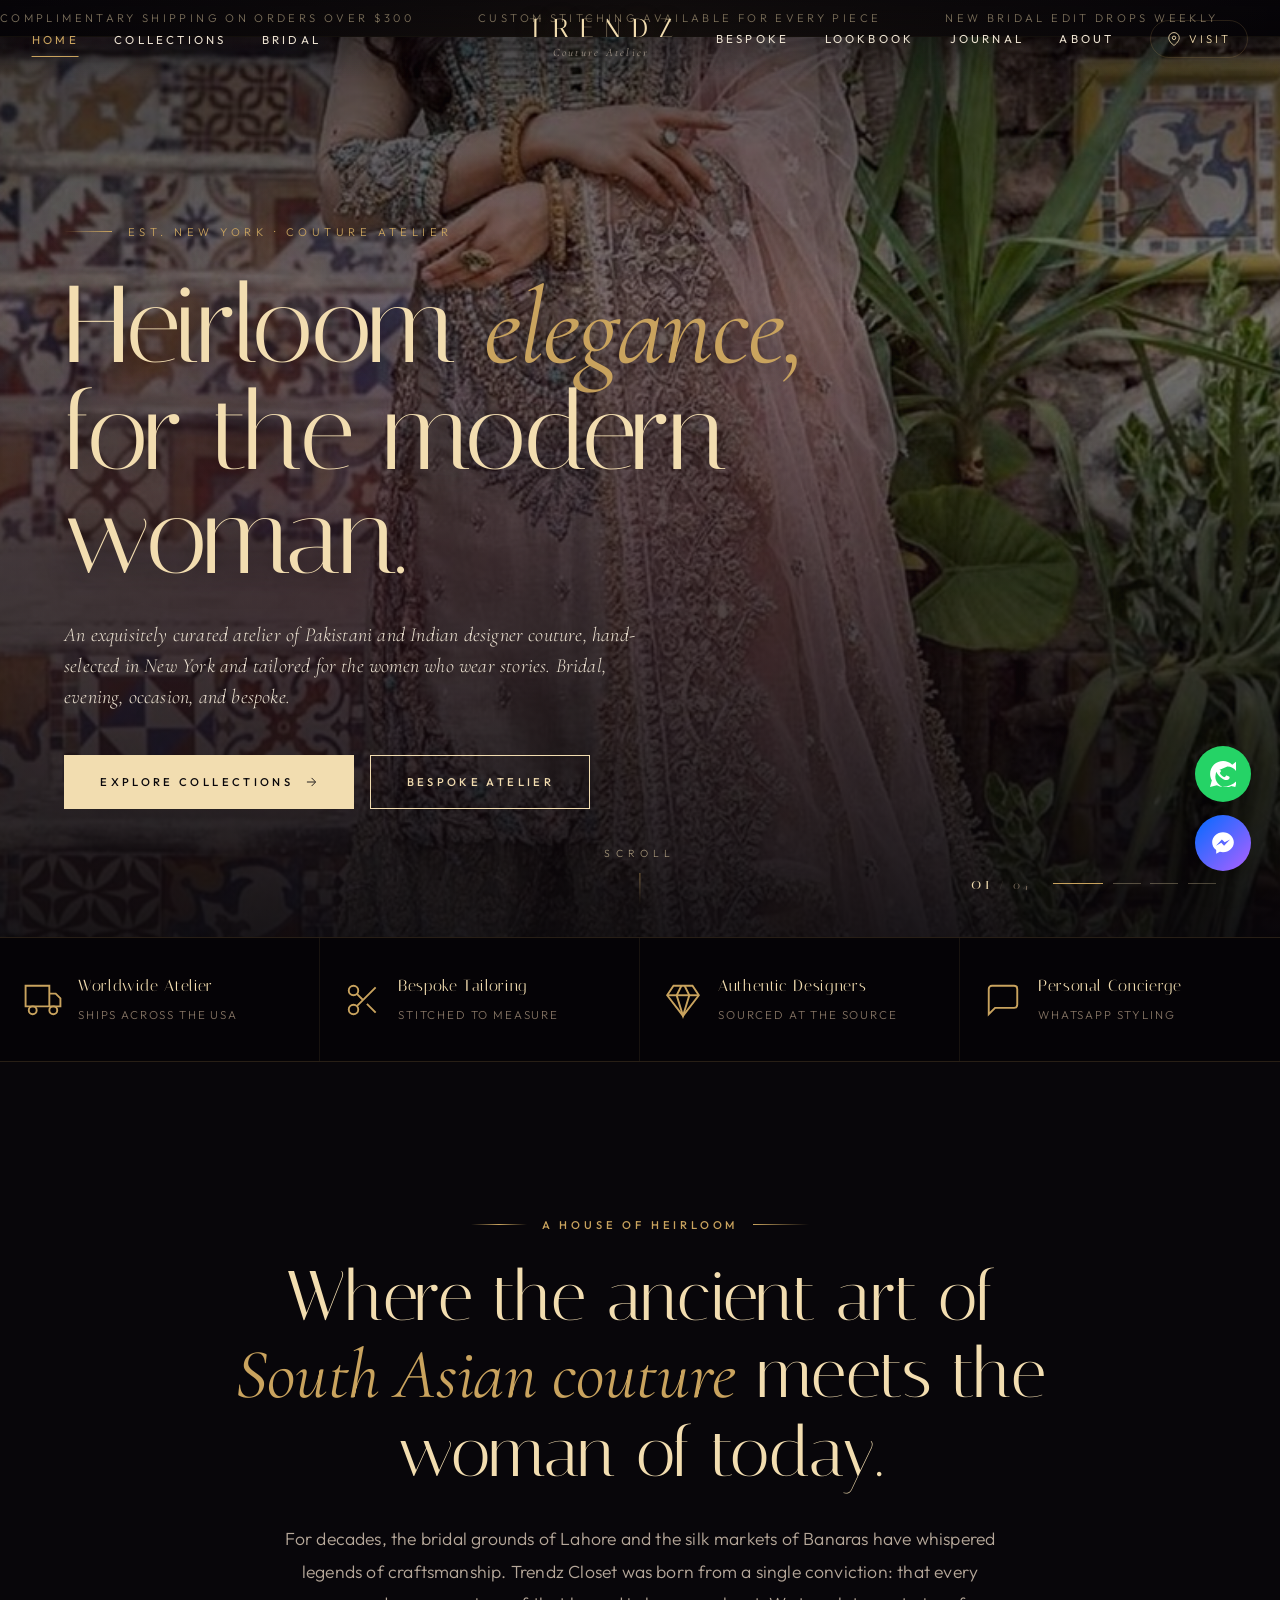
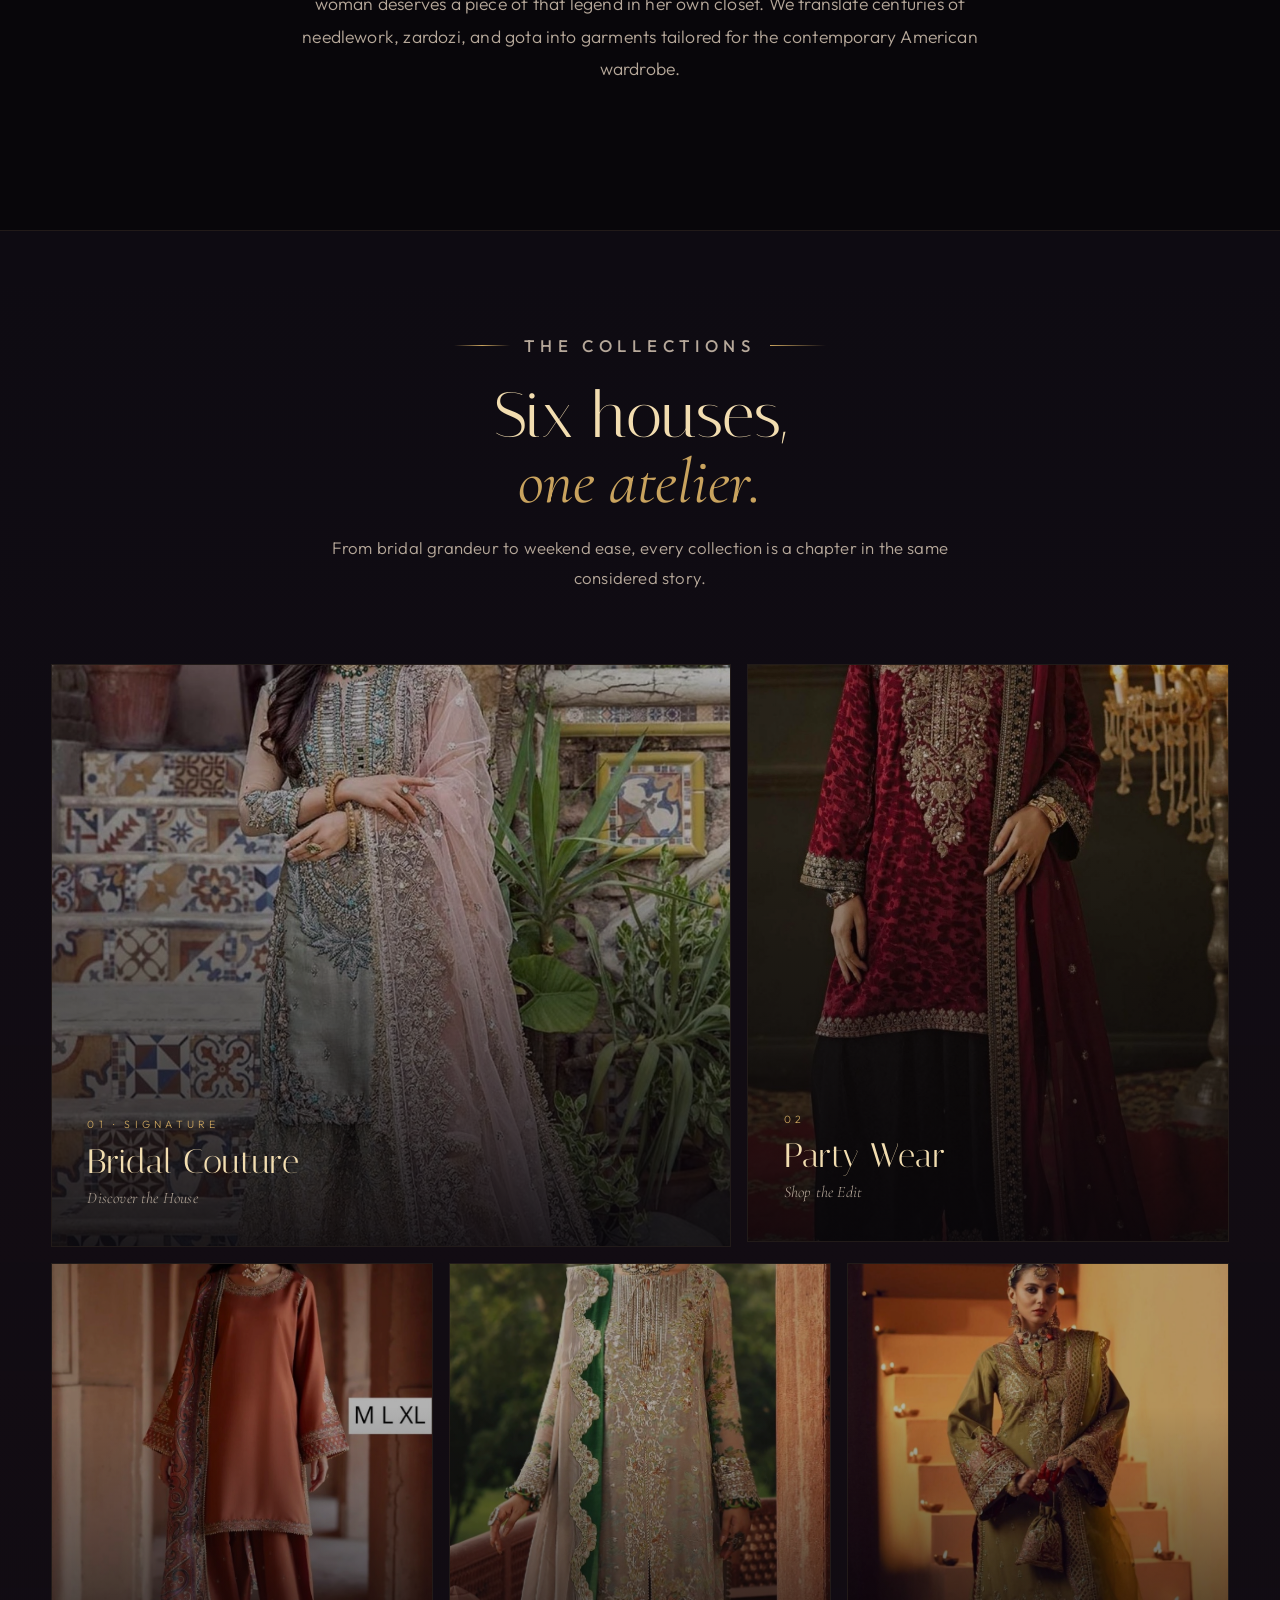
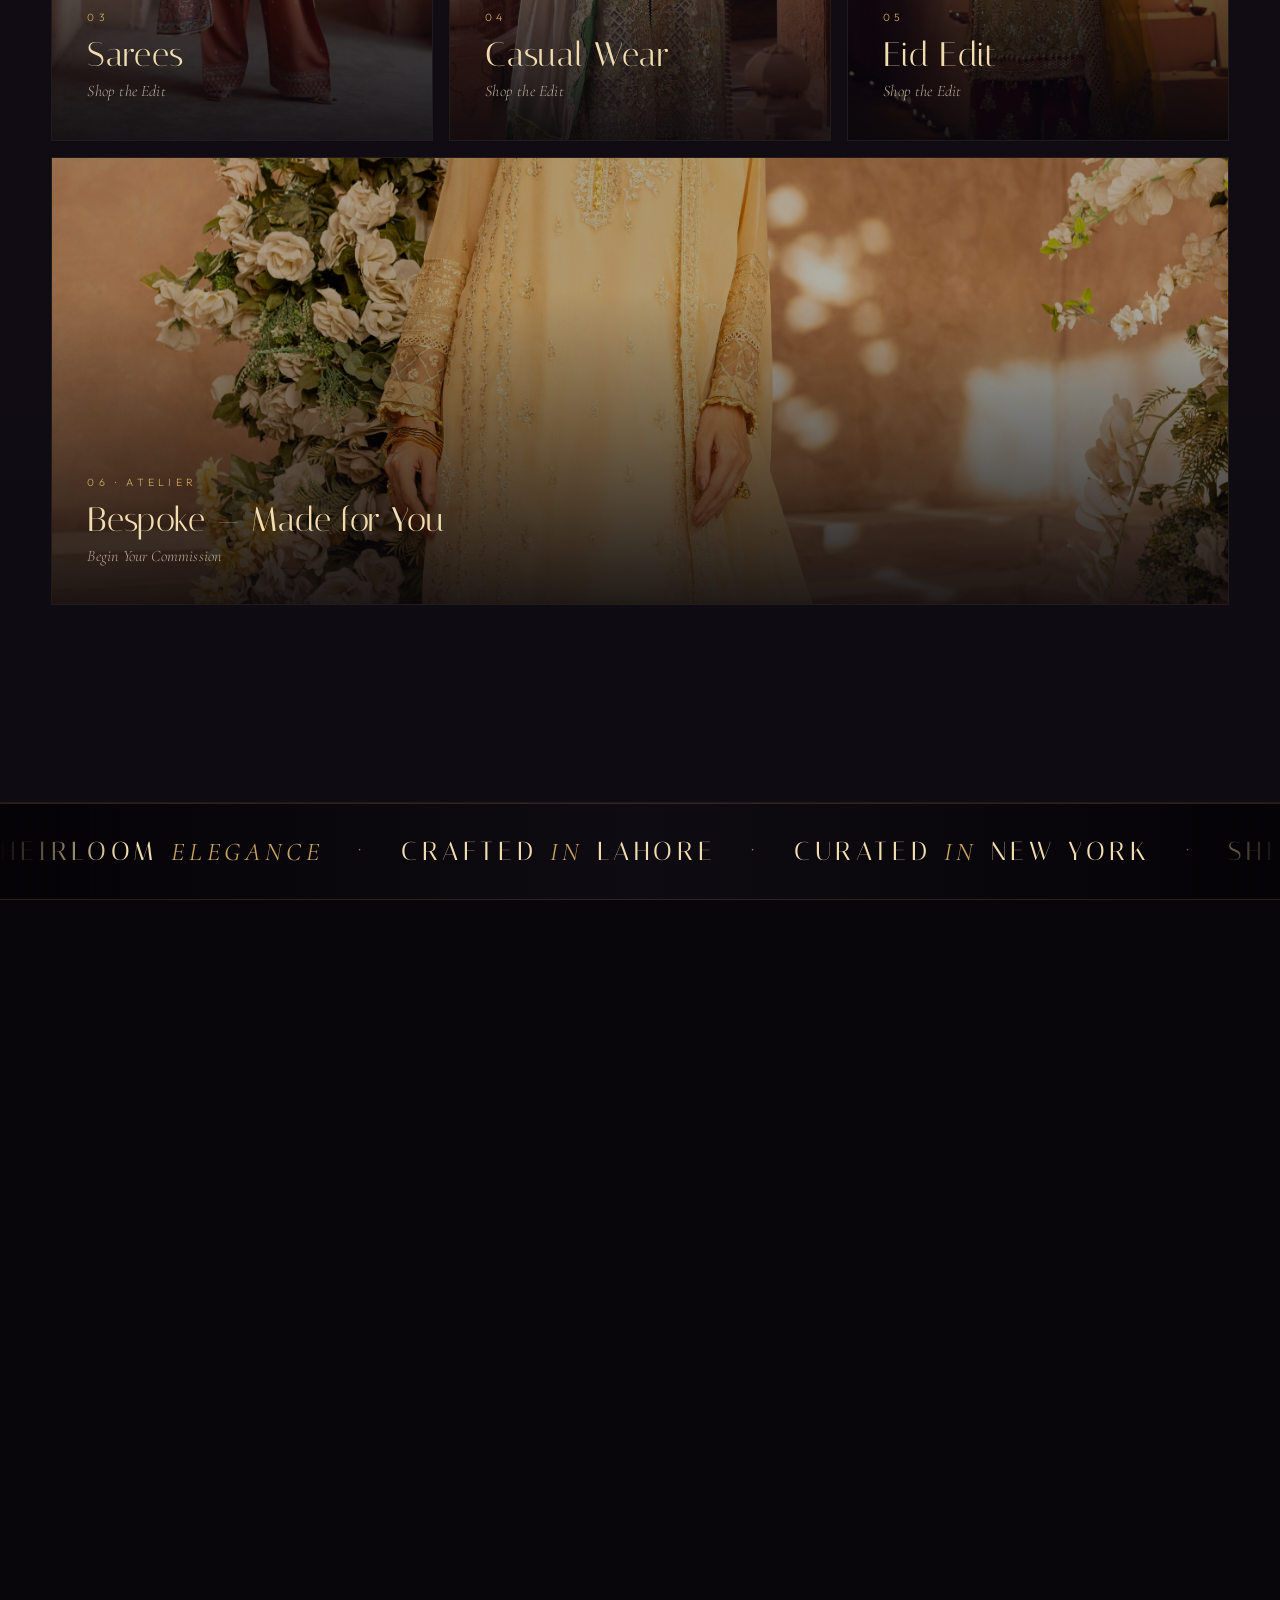
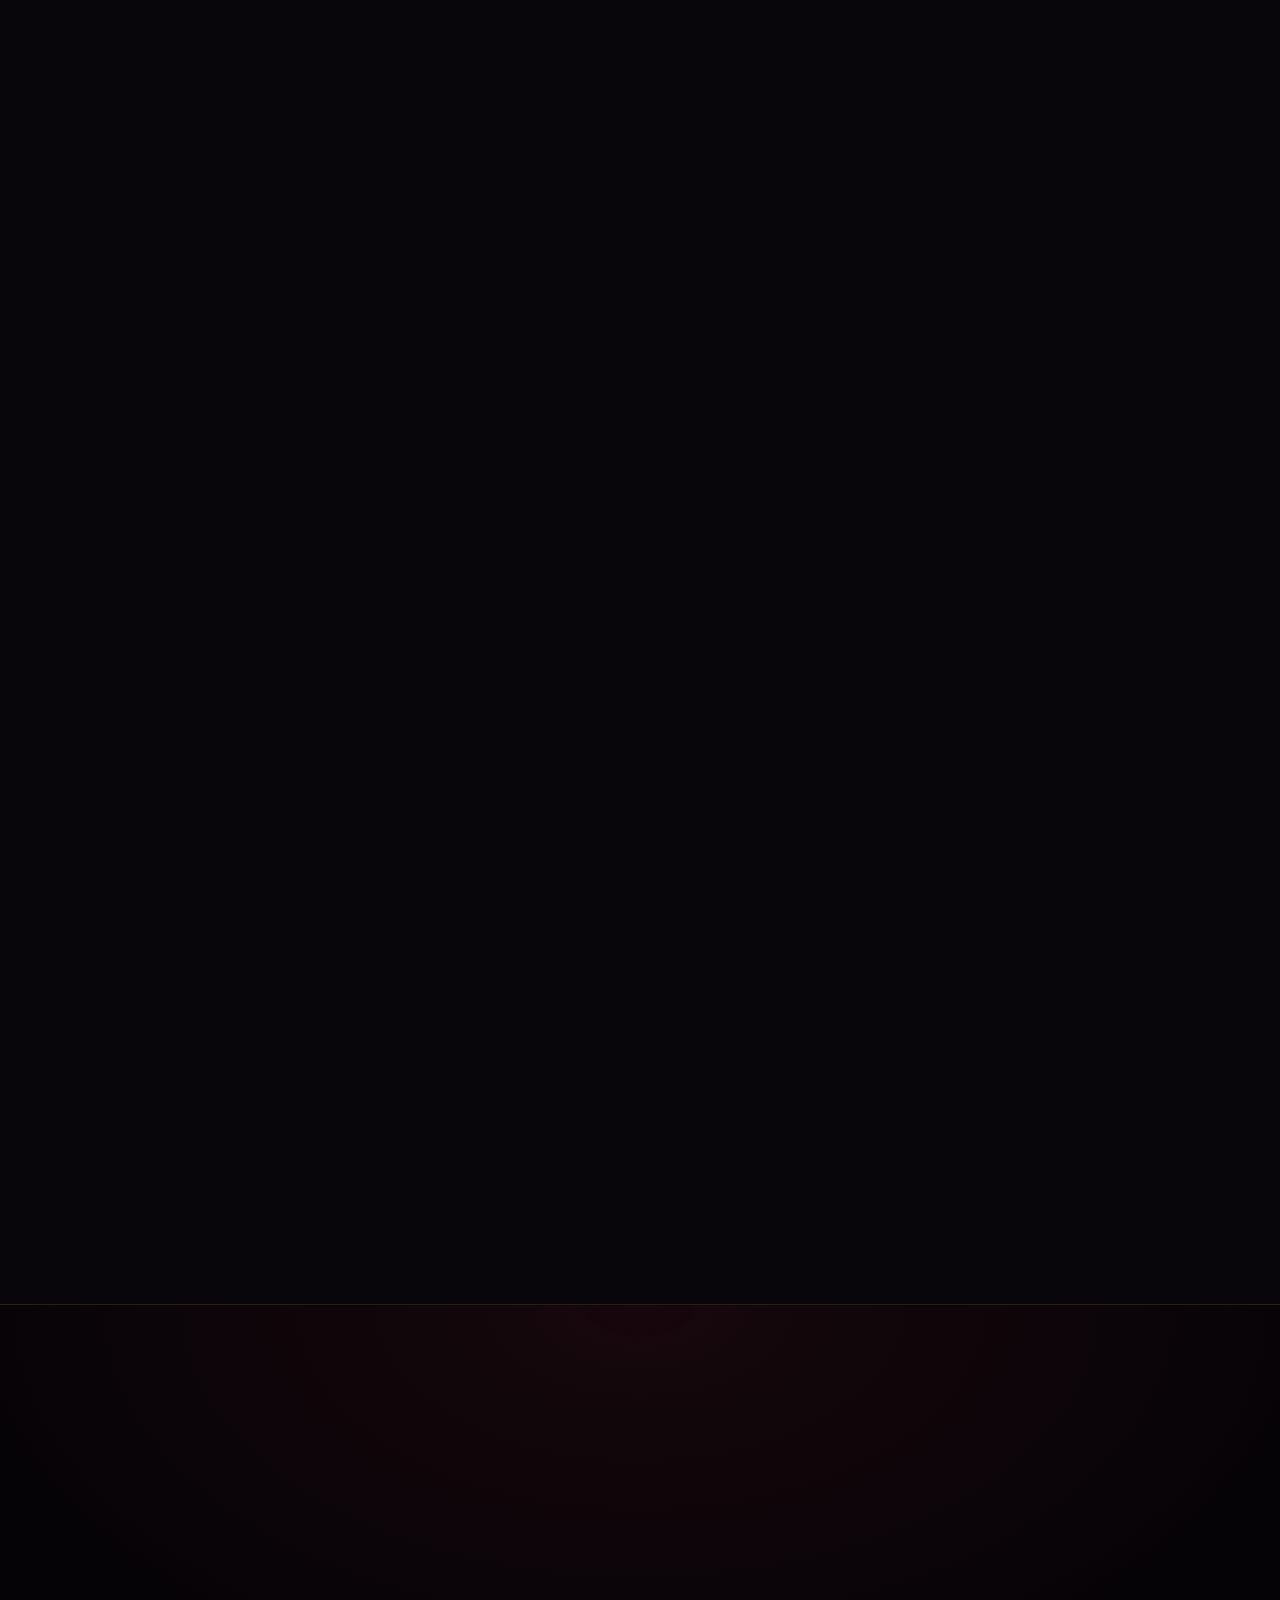
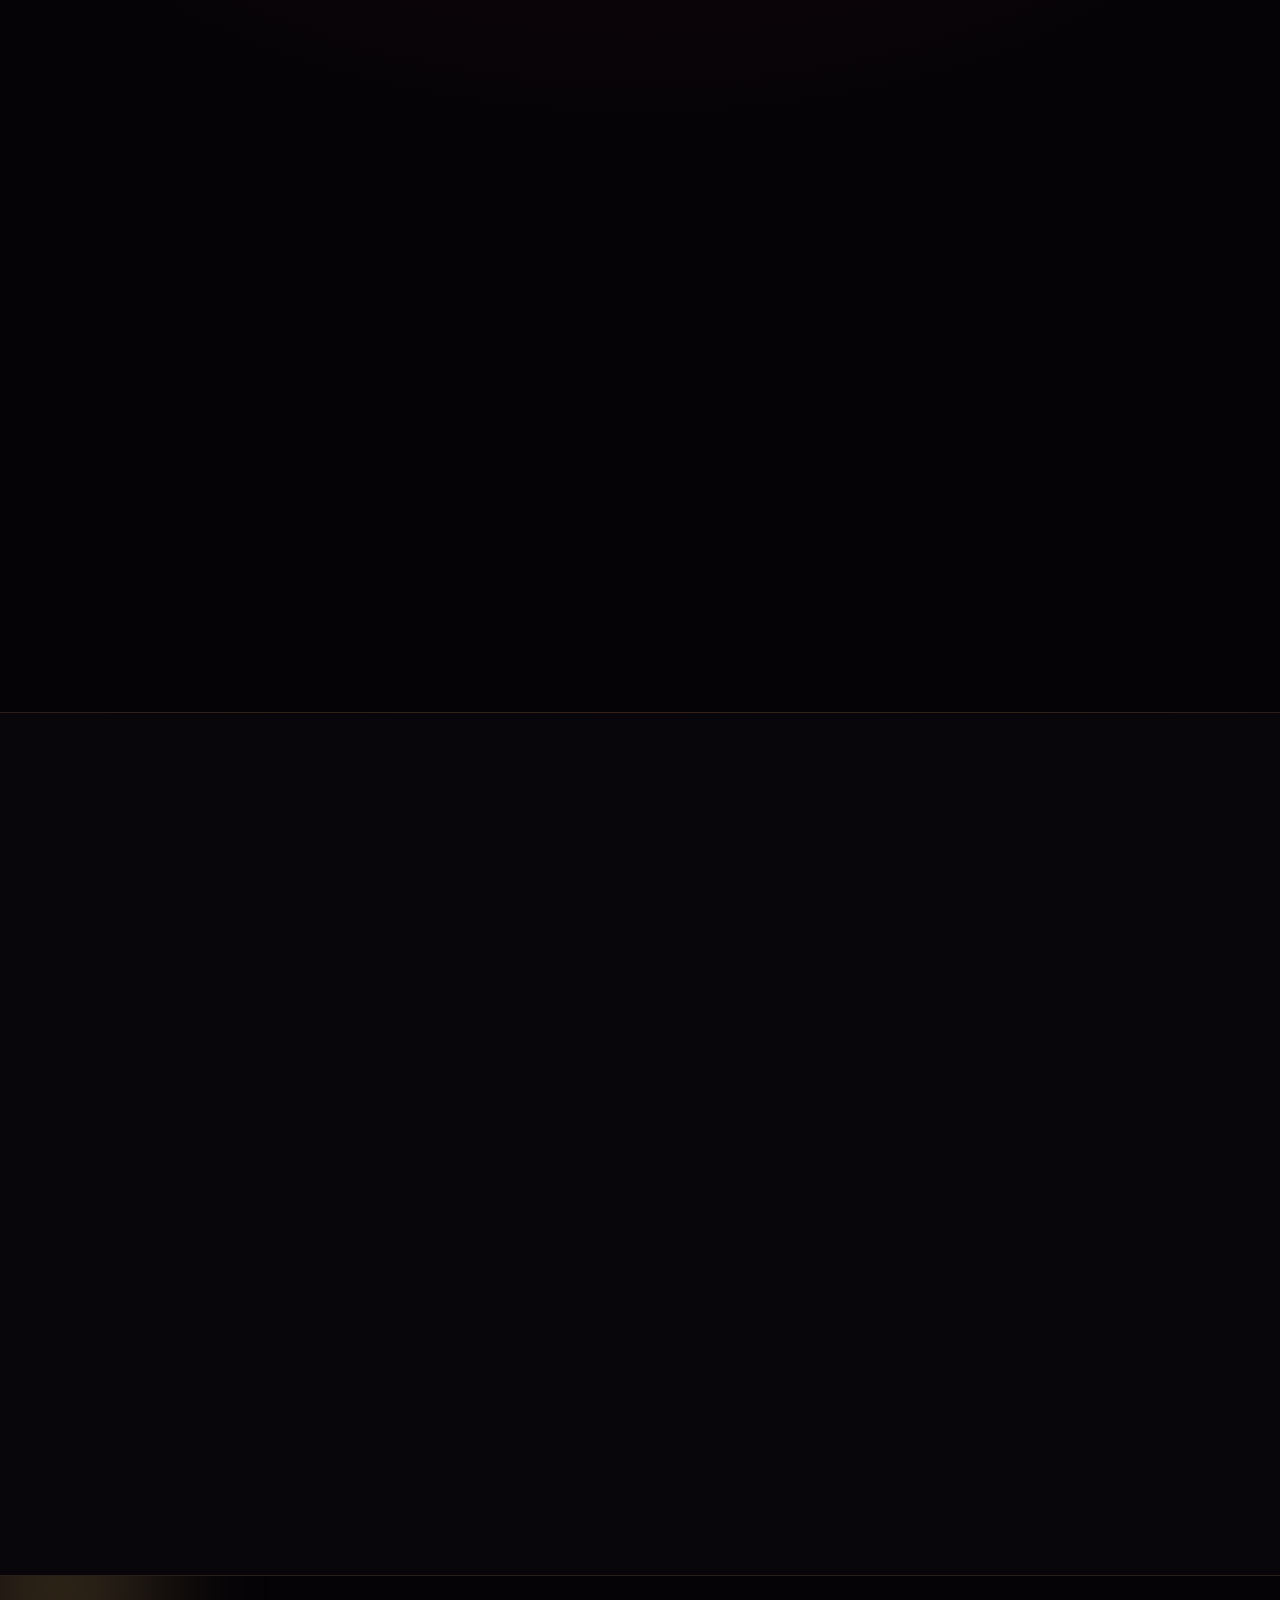
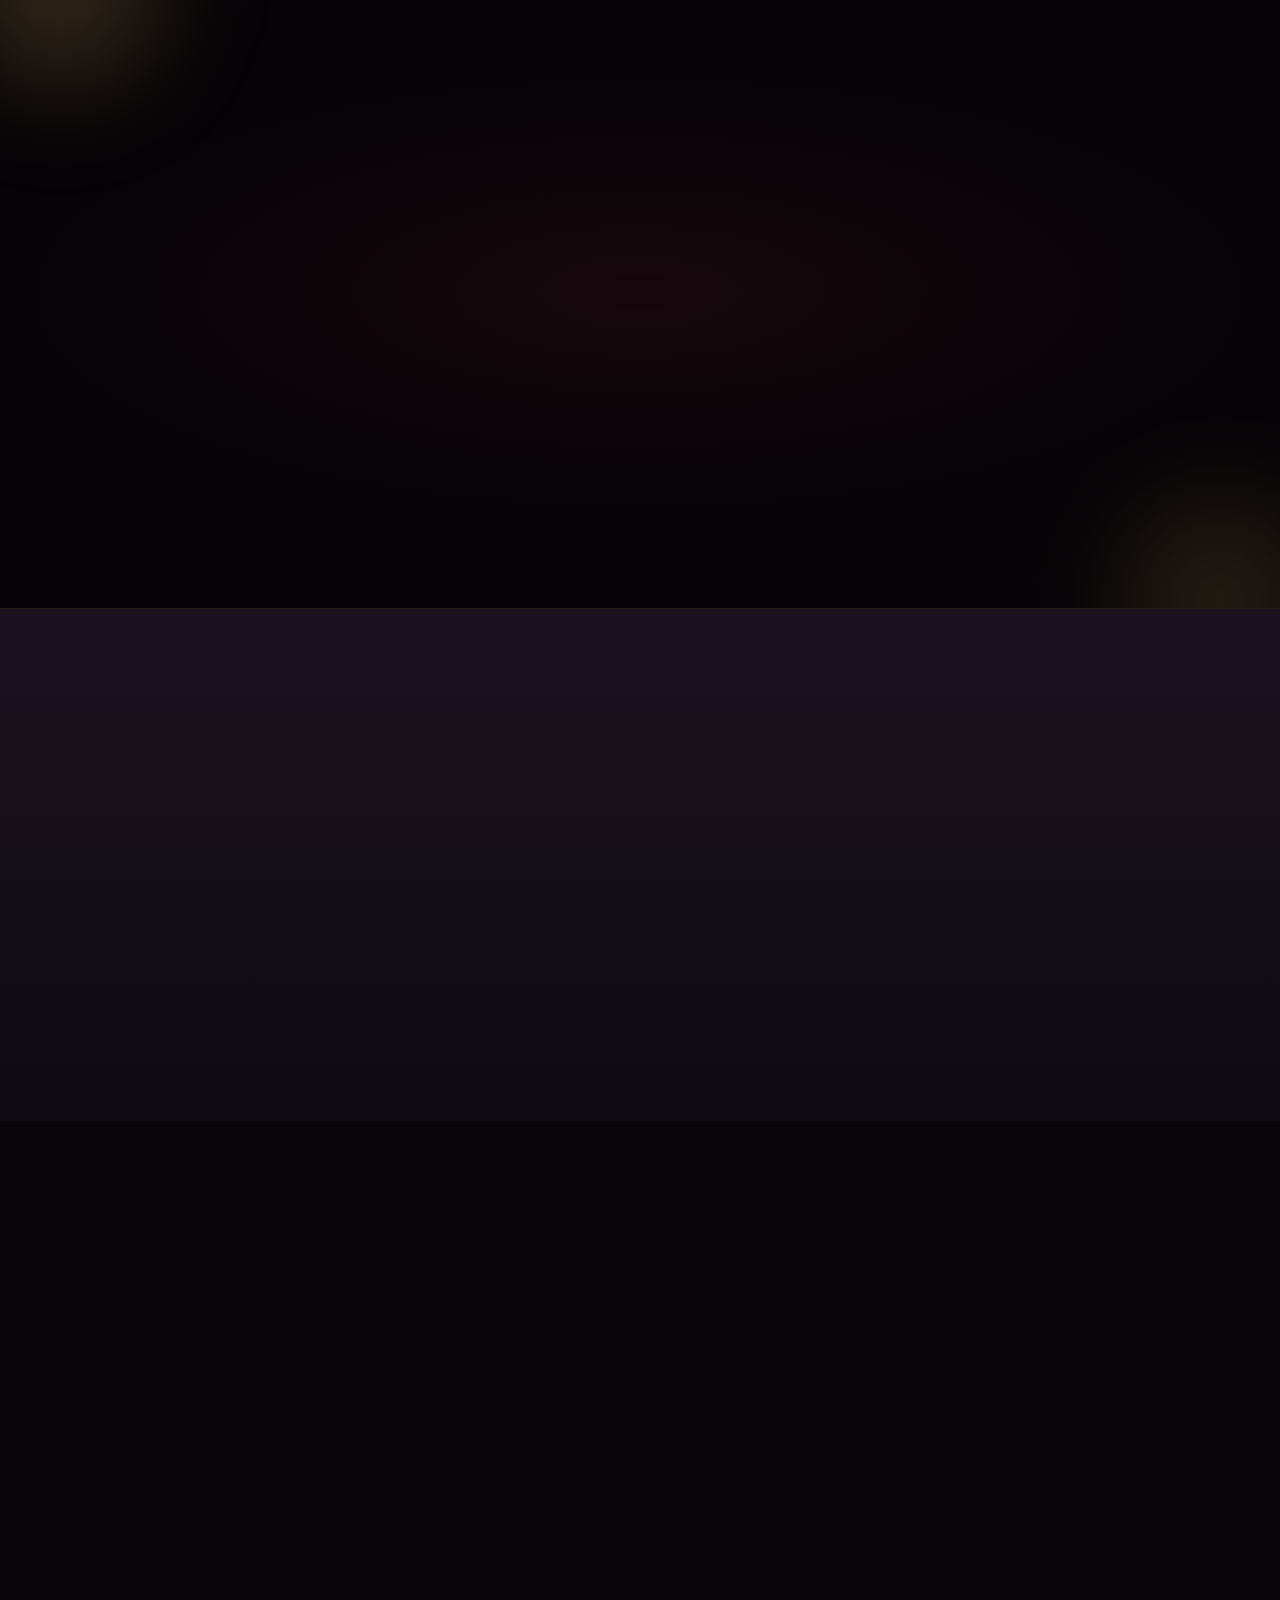
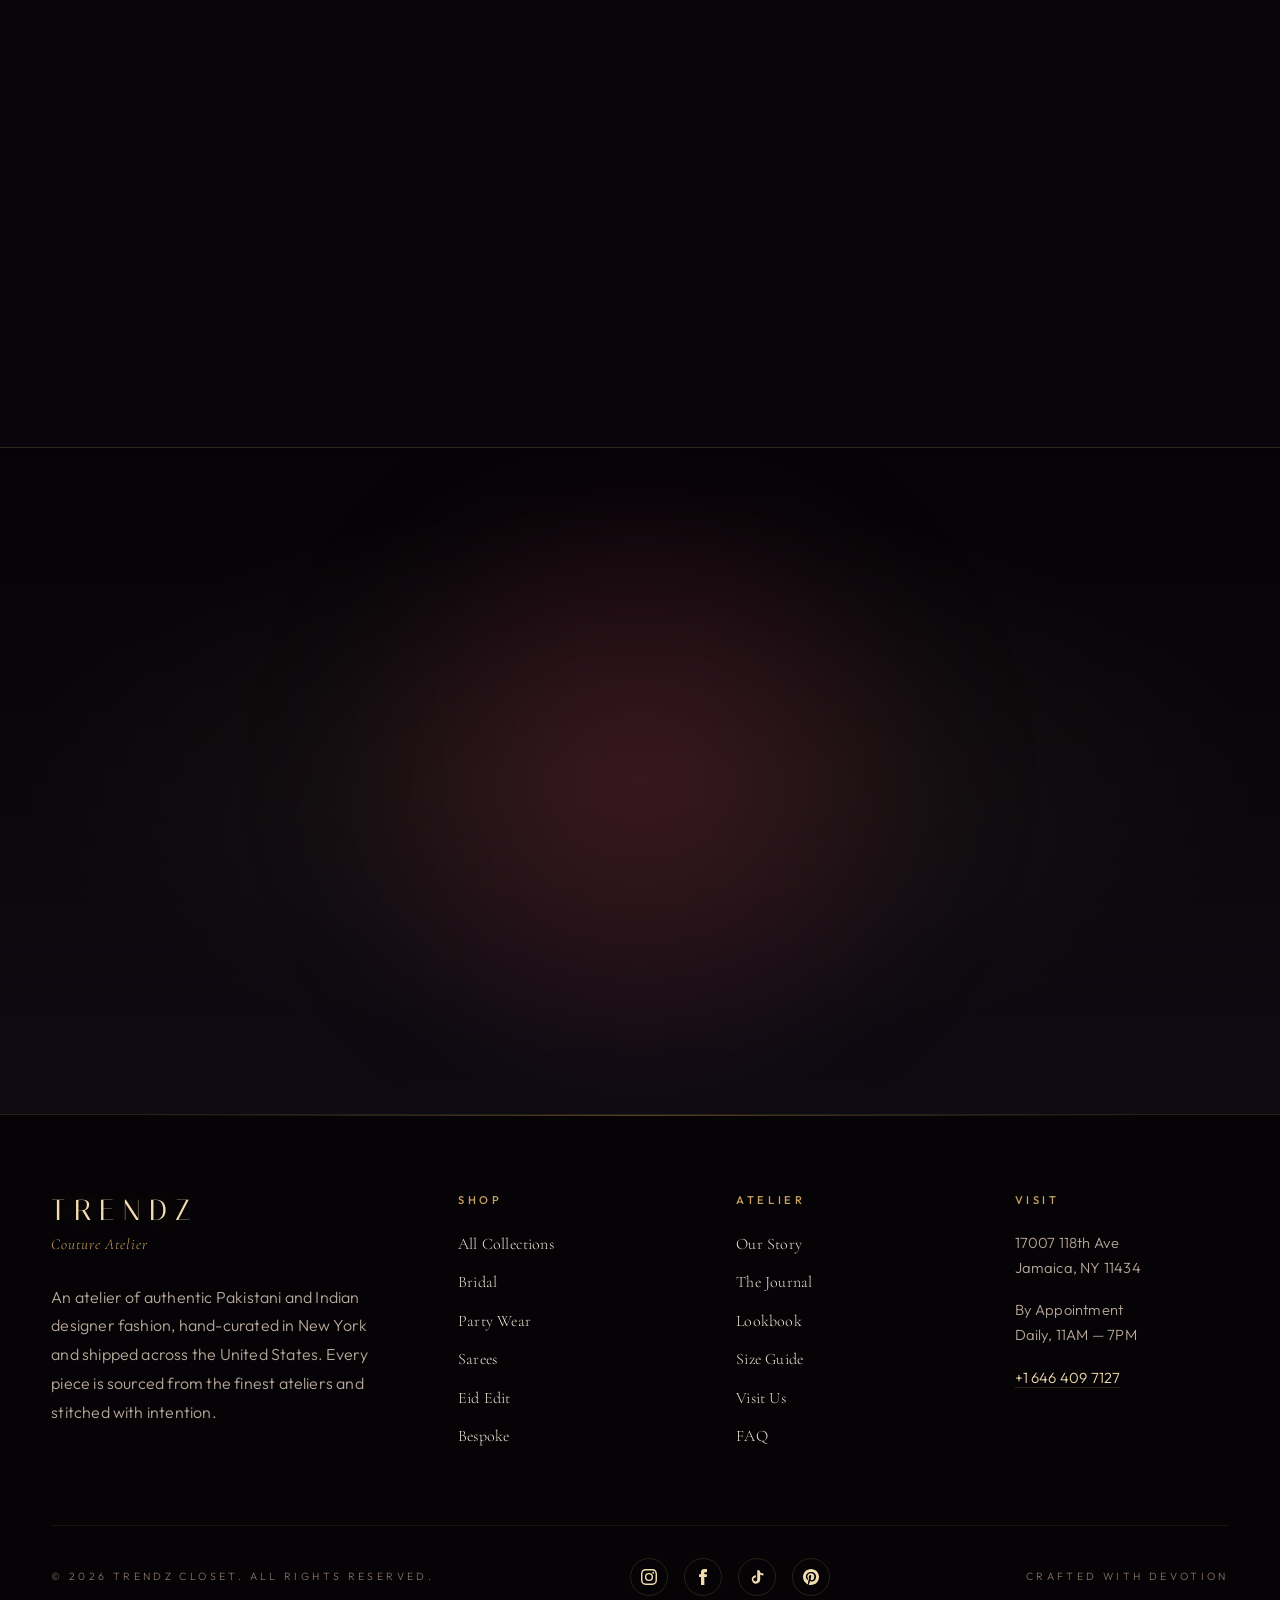
<file: index.html>
<!DOCTYPE html>
<html lang="en">
<head>
    <meta charset="UTF-8">
    <meta name="viewport" content="width=device-width, initial-scale=1.0">
    <title>Trendz Closet | Couture Pakistani & Indian Fashion Atelier · New York</title>
    <meta name="description" content="An atelier of authentic Pakistani and Indian designer fashion, curated in New York. Bridal couture, party wear, bespoke stitching. Shipped across the United States.">
    <meta name="theme-color" content="#08060A">
    <link rel="icon" type="image/jpeg" href="images/logo.jpg">
    <link rel="preconnect" href="https://fonts.googleapis.com">
    <link rel="preconnect" href="https://fonts.gstatic.com" crossorigin>
    <link href="https://fonts.googleapis.com/css2?family=Italiana&family=Cormorant+Garamond:ital,wght@0,400;0,500;0,600;0,700;1,400;1,500&family=Outfit:wght@200;300;400;500;600&display=swap" rel="stylesheet">
    <link rel="stylesheet" href="css/styles.css">
</head>
<body>
    <div id="announce" class="announce-bar"></div>
    <nav id="mainNav" class="nav"></nav>

    <!-- HERO -->
    <section class="hero" id="hero">
        <div class="hero-media" id="heroMedia">
            <div class="hero-slide active"><img src="images/bridal-gold.jpg" alt="Bridal couture"></div>
            <div class="hero-slide"><img src="images/burgundy-velvet.jpg" alt="Velvet evening wear"></div>
            <div class="hero-slide"><img src="images/royal-blue.jpg" alt="Royal blue ensemble"></div>
            <div class="hero-slide"><img src="images/ombre-gold.jpg" alt="Ombre gold gown"></div>
        </div>
        <div class="hero-overlay"></div>
        <div class="hero-content">
            <div class="hero-inner">
                <p class="hero-eyebrow">EST. NEW YORK · COUTURE ATELIER</p>
                <h1>Heirloom <span class="italic">elegance,</span><br>for the modern woman.</h1>
                <p class="hero-desc">An exquisitely curated atelier of Pakistani and Indian designer couture, hand-selected in New York and tailored for the women who wear stories. Bridal, evening, occasion, and bespoke.</p>
                <div class="hero-actions">
                    <a href="collections.html" class="btn btn-light">Explore Collections <svg viewBox="0 0 24 24" fill="none" stroke="currentColor" stroke-width="1.5"><path d="M5 12h14M13 5l7 7-7 7"/></svg></a>
                    <a href="bespoke.html" class="btn btn-outline-light">Bespoke Atelier</a>
                </div>
            </div>
        </div>
        <div class="scroll-hint">SCROLL</div>
        <div class="hero-progress">
            <div class="hero-counter"><span id="heroNum">01</span><span class="total">/ 04</span></div>
            <div class="hero-dots" id="heroDots"></div>
        </div>
    </section>

    <!-- ANNOUNCEMENT / TRUST STRIP -->
    <div class="story-strip">
        <div class="story-item">
            <div class="story-icon">
                <svg viewBox="0 0 24 24"><path d="M1 3h15v13H1zM16 8h4l3 3v5h-7"/><circle cx="5.5" cy="18.5" r="2.5"/><circle cx="18.5" cy="18.5" r="2.5"/></svg>
            </div>
            <div class="story-text"><strong>Worldwide Atelier</strong><span>Ships across the USA</span></div>
        </div>
        <div class="story-item">
            <div class="story-icon">
                <svg viewBox="0 0 24 24"><circle cx="6" cy="6" r="3"/><circle cx="6" cy="18" r="3"/><path d="M20 4L8.12 15.88M14.47 14.48L20 20M8.12 8.12L12 12"/></svg>
            </div>
            <div class="story-text"><strong>Bespoke Tailoring</strong><span>Stitched to measure</span></div>
        </div>
        <div class="story-item">
            <div class="story-icon">
                <svg viewBox="0 0 24 24"><path d="M6 3h12l4 6-10 13L2 9z"/><path d="M11 3L8 9l4 13 4-13-3-6"/><path d="M2 9h20"/></svg>
            </div>
            <div class="story-text"><strong>Authentic Designers</strong><span>Sourced at the source</span></div>
        </div>
        <div class="story-item">
            <div class="story-icon">
                <svg viewBox="0 0 24 24"><path d="M21 15a2 2 0 01-2 2H7l-4 4V5a2 2 0 012-2h14a2 2 0 012 2z"/></svg>
            </div>
            <div class="story-text"><strong>Personal Concierge</strong><span>WhatsApp styling</span></div>
        </div>
    </div>

    <!-- INTRO STATEMENT -->
    <section class="section section-tall bg-paper">
        <div class="container-narrow" style="text-align: center;">
            <p class="eyebrow center reveal" style="margin-bottom: 1.5rem;">A House of Heirloom</p>
            <h2 class="reveal delay-1" style="font-family: var(--font-display); font-size: clamp(2.4rem, 5.5vw, 4.5rem); line-height: 1.1; color: var(--gold-pale); margin-bottom: 2rem;">
                Where the ancient art of <span class="italic">South Asian couture</span> meets the woman of today.
            </h2>
            <p class="reveal delay-2" style="font-size: 1.1rem; color: var(--text-mid); line-height: 1.85; max-width: 720px; margin: 0 auto;">
                For decades, the bridal grounds of Lahore and the silk markets of Banaras have whispered legends of craftsmanship. Trendz Closet was born from a single conviction: that every woman deserves a piece of that legend in her own closet. We translate centuries of needlework, zardozi, and gota into garments tailored for the contemporary American wardrobe.
            </p>
        </div>
    </section>

    <!-- CATEGORY EDITORIAL GRID -->
    <section class="section bg-bone" id="collections">
        <div class="section-head center container reveal">
            <p class="eyebrow center">The Collections</p>
            <h2>Six houses,<br><span class="italic">one atelier.</span></h2>
            <p>From bridal grandeur to weekend ease, every collection is a chapter in the same considered story.</p>
        </div>
        <div class="cat-grid">
            <a href="bridal.html" class="cat-card span-7 reveal">
                <img src="images/bridal-gold.jpg" alt="Bridal couture">
                <div class="cat-card-info">
                    <span class="num">01 · Signature</span>
                    <h3>Bridal Couture</h3>
                    <p>Discover the House</p>
                </div>
            </a>
            <div class="cat-card span-5 reveal delay-1" onclick="window.location.href='collections.html?cat=Party Wear'">
                <img src="images/burgundy-velvet.jpg" alt="Party wear">
                <div class="cat-card-info">
                    <span class="num">02</span>
                    <h3>Party Wear</h3>
                    <p>Shop the Edit</p>
                </div>
            </div>
            <div class="cat-card span-4 reveal" onclick="window.location.href='collections.html?cat=Sarees'">
                <img src="images/rust-orange.jpg" alt="Sarees">
                <div class="cat-card-info">
                    <span class="num">03</span>
                    <h3>Sarees</h3>
                    <p>Shop the Edit</p>
                </div>
            </div>
            <div class="cat-card span-4 reveal delay-1" onclick="window.location.href='collections.html?cat=Casual Wear'">
                <img src="images/beige-green.jpg" alt="Casual wear">
                <div class="cat-card-info">
                    <span class="num">04</span>
                    <h3>Casual Wear</h3>
                    <p>Shop the Edit</p>
                </div>
            </div>
            <div class="cat-card span-4 reveal delay-2" onclick="window.location.href='collections.html?cat=Eid Collection'">
                <img src="images/olive-festive.jpg" alt="Eid collection">
                <div class="cat-card-info">
                    <span class="num">05</span>
                    <h3>Eid Edit</h3>
                    <p>Shop the Edit</p>
                </div>
            </div>
            <a href="bespoke.html" class="cat-card span-12 wide reveal">
                <img src="images/shireen-lakdawala-hbzeoDjfDAw-unsplash.jpg" alt="Bespoke atelier">
                <div class="cat-card-info">
                    <span class="num">06 · Atelier</span>
                    <h3>Bespoke &mdash; Made for You</h3>
                    <p>Begin Your Commission</p>
                </div>
            </a>
        </div>
        <div style="text-align: center; margin-top: 4rem;" class="reveal">
            <a href="collections.html" class="btn-link">View All Collections <svg width="20" viewBox="0 0 24 24" fill="none" stroke="currentColor" stroke-width="1.5"><path d="M5 12h14M13 5l7 7-7 7"/></svg></a>
        </div>
    </section>

    <!-- MARQUEE BANNER -->
    <div class="marquee-banner">
        <div class="marquee-track">
            <span>HEIRLOOM <span class="italic">elegance</span> <span class="dot">·</span> CRAFTED <span class="italic">in</span> LAHORE <span class="dot">·</span> CURATED <span class="italic">in</span> NEW YORK <span class="dot">·</span> SHIPPED <span class="italic">to your</span> DOORSTEP <span class="dot">·</span></span>
            <span>HEIRLOOM <span class="italic">elegance</span> <span class="dot">·</span> CRAFTED <span class="italic">in</span> LAHORE <span class="dot">·</span> CURATED <span class="italic">in</span> NEW YORK <span class="dot">·</span> SHIPPED <span class="italic">to your</span> DOORSTEP <span class="dot">·</span></span>
        </div>
    </div>

    <!-- NEW ARRIVALS -->
    <section class="section bg-paper" id="new-arrivals">
        <div class="section-head container reveal" style="display: flex; align-items: flex-end; justify-content: space-between; flex-wrap: wrap; gap: 2rem;">
            <div>
                <p class="eyebrow">Just Arrived</p>
                <h2>New <span class="italic">Arrivals</span></h2>
            </div>
            <a href="collections.html" class="btn-link" style="margin-bottom: 1rem;">Shop New In <svg width="20" viewBox="0 0 24 24" fill="none" stroke="currentColor" stroke-width="1.5"><path d="M5 12h14M13 5l7 7-7 7"/></svg></a>
        </div>
        <div class="products" id="newArrivalsGrid">
            <div class="loading-state"><div class="spinner"></div><p>Loading Atelier</p></div>
        </div>
    </section>

    <!-- FEATURED PIECE / EDITORIAL SPLIT 1 -->
    <section class="feature-hero reveal">
        <div class="feature-hero-image">
            <img src="images/navy-gold.jpg" alt="Featured piece">
        </div>
        <div class="feature-hero-text">
            <span class="number">The Statement Piece</span>
            <h2>A reverie in <span class="italic">midnight & gold.</span></h2>
            <p>Our signature ensemble for the season returns in deeper hues. Hand-embroidered zardozi across raw silk, paired with a sculptural drape and antique gold detailing. Reserved by appointment, sized to perfection.</p>
            <div class="feature-hero-tags">
                <span>Hand Embroidered</span>
                <span>Raw Silk</span>
                <span>Zardozi</span>
                <span>Bespoke Sizing</span>
            </div>
            <div style="display: flex; gap: 1rem; flex-wrap: wrap;">
                <a href="bridal.html" class="btn btn-primary">Discover the Piece</a>
                <a href="bespoke.html" class="btn btn-outline">Make It Yours</a>
            </div>
        </div>
    </section>

    <!-- BESTSELLERS -->
    <section class="section bg-ink" id="bestsellers">
        <div class="section-head center container reveal">
            <p class="eyebrow center" style="color: var(--gold);">Adored by Many</p>
            <h2>The <span class="italic">Bestsellers.</span></h2>
            <p>The pieces our clients return for &mdash; trusted favorites, season after season.</p>
        </div>
        <div class="products" id="bestsellersGrid" style="grid-template-columns: repeat(3, 1fr);">
            <div class="loading-state"><div class="spinner"></div><p>Loading</p></div>
        </div>
    </section>

    <!-- EDITORIAL SPLIT 2 (BESPOKE) -->
    <section class="editorial-split">
        <div class="editorial-image reveal">
            <img src="images/shireen-lakdawala-rJirD6eI26I-unsplash.jpg" alt="Bespoke craftsmanship">
            <span class="pin">The Atelier</span>
        </div>
        <div class="editorial-text reveal delay-1">
            <span class="number">No. 02</span>
            <h3>Imagine it. We will <span class="italic">stitch it.</span></h3>
            <p>The dress in your mind. The fabric you adored at a wedding. The neckline from a film you watched on a slow Sunday. Bring us a reference, a fabric swatch, or simply a feeling, and we will commission it through our network of master ateliers in Lahore, Karachi, and Delhi.</p>
            <p>Every commission begins with a private consultation, either at our New York atelier or over a video call. Sketches are shared. Samples are sent. Adjustments are unhurried. The garment arrives at your door.</p>
            <blockquote class="quote">"They listened. Then they made the dress I had been describing for three years."<br><span style="display: block; margin-top: 0.6rem; font-style: normal; font-family: var(--font-sans); font-size: 0.7rem; letter-spacing: 0.32em; color: var(--text-soft);">&mdash; A. KHAN, BRIDE</span></blockquote>
            <a href="bespoke.html" class="btn-link">Begin a Commission <svg width="20" viewBox="0 0 24 24" fill="none" stroke="currentColor" stroke-width="1.5"><path d="M5 12h14M13 5l7 7-7 7"/></svg></a>
        </div>
    </section>

    <!-- TESTIMONIALS CAROUSEL -->
    <section class="testimonials" id="testimonials">
        <div class="container-narrow reveal">
            <div class="test-quote-mark">"</div>
            <div id="testCarousel">
                <p class="test-quote" id="testQuote">From the first fitting to the wedding morning, Trendz felt like family. My grandmother's saree was matched in tone exactly. I have never been more myself in a piece of clothing.</p>
                <div class="test-attribution">
                    <span class="line"></span>
                    <div>
                        <div class="test-name" id="testName">SANIYA M.</div>
                        <div class="test-location" id="testLoc">Bride · Houston, Texas</div>
                    </div>
                    <span class="line"></span>
                </div>
            </div>
            <div class="test-dots" id="testDots"></div>
        </div>
    </section>

    <!-- LOOKBOOK PREVIEW -->
    <section class="section bg-bone-warm">
        <div class="section-head container reveal" style="display: flex; align-items: flex-end; justify-content: space-between; flex-wrap: wrap; gap: 2rem;">
            <div>
                <p class="eyebrow">Real Women, Real Style</p>
                <h2>The <span class="italic">Lookbook.</span></h2>
                <p style="margin-top: 1rem;">Our clients wearing Trendz, from weddings in California to mehndis in Connecticut.</p>
            </div>
            <a href="lookbook.html" class="btn-link" style="margin-bottom: 1rem;">View Full Lookbook <svg width="20" viewBox="0 0 24 24" fill="none" stroke="currentColor" stroke-width="1.5"><path d="M5 12h14M13 5l7 7-7 7"/></svg></a>
        </div>
        <div class="masonry" id="lookbookPreview">
            <div class="loading-state"><div class="spinner"></div><p>Loading</p></div>
        </div>
    </section>

    <!-- JOURNAL PREVIEW -->
    <section class="section bg-paper">
        <div class="section-head center container reveal">
            <p class="eyebrow center">The Journal</p>
            <h2>Notes from the <span class="italic">atelier.</span></h2>
            <p>On style, season, and the stories behind the pieces.</p>
        </div>
        <div class="container">
            <div class="journal-grid">
                <a href="journal.html" class="journal-card reveal">
                    <div class="journal-image"><img src="images/pink-embroidered.jpg" alt="Bridal trends"></div>
                    <div class="journal-meta">
                        <span class="cat">BRIDAL</span>
                        <span class="dot">·</span>
                        <span>MARCH 12</span>
                    </div>
                    <h3>The Six Bridal Silhouettes Defining 2026</h3>
                    <p>From sculptural lehengas in Lahore to the resurgence of the saree as a bridal piece, here are the silhouettes shaping next season's brides.</p>
                </a>
                <a href="journal.html" class="journal-card reveal delay-1">
                    <div class="journal-image"><img src="images/teal-orange.jpg" alt="Color study"></div>
                    <div class="journal-meta">
                        <span class="cat">COLOR STUDY</span>
                        <span class="dot">·</span>
                        <span>FEBRUARY 22</span>
                    </div>
                    <h3>A Defense of Unexpected Color</h3>
                    <p>Why this season's bride is leaving red behind, and what the master dyers of Banaras are doing about it.</p>
                </a>
                <a href="journal.html" class="journal-card reveal delay-2">
                    <div class="journal-image"><img src="images/shireen-lakdawala-emXLNzgf3p4-unsplash.jpg" alt="Craft"></div>
                    <div class="journal-meta">
                        <span class="cat">CRAFT</span>
                        <span class="dot">·</span>
                        <span>JANUARY 30</span>
                    </div>
                    <h3>Inside a Zardozi Workshop in Old Lahore</h3>
                    <p>We spent a morning with the embroiderers whose hands stitch our bridal couture. A story in needle, thread, and patience.</p>
                </a>
            </div>
        </div>
    </section>

    <!-- NEWSLETTER -->
    <section class="newsletter">
        <div class="newsletter-inner reveal">
            <p class="eyebrow center" style="color: var(--gold); margin-bottom: 1.2rem;">A Letter, Monthly</p>
            <h2>Join the <span class="italic">House.</span></h2>
            <p>Receive a single, considered note each month: a new arrival, a styling thought, an invitation to a private trunk show.</p>
            <form class="newsletter-form" onsubmit="event.preventDefault(); alert('Thank you for joining the House.');">
                <input type="email" placeholder="YOUR EMAIL ADDRESS" required>
                <button type="submit">Subscribe →</button>
            </form>
            <p class="newsletter-disclaimer">No spam. No noise. Only the atelier.</p>
        </div>
    </section>

    <footer id="mainFooter"></footer>
    <div id="floatingBtns" class="floating"></div>

    <script src="js/main.js"></script>
    <script>
        // Build nav for home
        buildNav('home');

        // Hero slider
        (function() {
            const slides = document.querySelectorAll('.hero-slide');
            const total = slides.length;
            let current = 0;

            const dots = document.getElementById('heroDots');
            dots.innerHTML = Array.from({length: total}).map((_, i) =>
                `<button class="hero-dot ${i === 0 ? 'active' : ''}" data-i="${i}" aria-label="Slide ${i+1}"></button>`
            ).join('');

            const allDots = dots.querySelectorAll('.hero-dot');
            const counter = document.getElementById('heroNum');

            function goTo(i) {
                slides[current].classList.remove('active');
                allDots[current].classList.remove('active');
                current = i;
                slides[current].classList.add('active');
                allDots[current].classList.add('active');
                counter.textContent = String(i + 1).padStart(2, '0');
            }

            allDots.forEach(d => d.addEventListener('click', () => goTo(parseInt(d.dataset.i))));
            setInterval(() => goTo((current + 1) % total), 6000);
        })();

        // Testimonials carousel
        (function() {
            const testimonials = [
                { quote: 'From the first fitting to the wedding morning, Trendz felt like family. My grandmother\'s saree was matched in tone exactly. I have never been more myself in a piece of clothing.', name: 'SANIYA M.', loc: 'Bride · Houston, Texas' },
                { quote: 'I came with a single photograph from my mother\'s 1987 wedding. They reproduced the dupatta with such care that my mother cried. This is not a store. It is an heirloom service.', name: 'AYESHA R.', loc: 'Bride · San Francisco, California' },
                { quote: 'The party wear edit is unmatched in New York. I have stopped shopping anywhere else for occasion wear, and my closet has thanked me for the focus.', name: 'PRIYA J.', loc: 'Client · Manhattan' },
                { quote: 'Three sisters. Three lehengas. One color story. Coordinated entirely over WhatsApp from Dubai. Trendz pulled off a miracle, on time, on budget, beautifully.', name: 'ZAINAB H.', loc: 'Bridesmaid · Dubai → New Jersey' }
            ];

            const dots = document.getElementById('testDots');
            dots.innerHTML = testimonials.map((_, i) =>
                `<button class="${i === 0 ? 'active' : ''}" data-i="${i}" aria-label="Testimonial ${i+1}"></button>`
            ).join('');

            let current = 0;
            const allDots = dots.querySelectorAll('button');

            function show(i) {
                const t = testimonials[i];
                document.getElementById('testQuote').textContent = t.quote;
                document.getElementById('testName').textContent = t.name;
                document.getElementById('testLoc').textContent = t.loc;
                allDots[current].classList.remove('active');
                current = i;
                allDots[current].classList.add('active');
            }

            allDots.forEach(d => d.addEventListener('click', () => show(parseInt(d.dataset.i))));
            setInterval(() => show((current + 1) % testimonials.length), 7000);
        })();

        // Fallback static products for new arrivals if API fails
        const STATIC_PRODUCTS = [
            { name: 'Midnight Lehenga in Sapphire & Antique Gold\n$1,485', img: 'images/navy-gold.jpg' },
            { name: 'Burgundy Velvet Anarkali with Hand Zardozi\n$895', img: 'images/burgundy-velvet.jpg' },
            { name: 'Rust Saree in Heritage Silk\n$675', img: 'images/rust-orange.jpg' },
            { name: 'Ombre Champagne Gown for the Reception\n$1,250', img: 'images/ombre-gold.jpg' },
            { name: 'Pink Embroidered Sharara Set\n$945', img: 'images/pink-embroidered.jpg' },
            { name: 'Royal Blue Mirror Work Kameez\n$785', img: 'images/royal-blue.jpg' },
            { name: 'Olive & Gold Festive Kurta Set\n$595', img: 'images/olive-festive.jpg' },
            { name: 'Beige & Sage Casual Lawn Suit\n$345', img: 'images/beige-green.jpg' }
        ];

        const STATIC_BESTSELLERS = [
            { name: 'Bridal Lehenga in Antique Gold & Ivory\n$2,450', img: 'images/bridal-gold.jpg' },
            { name: 'Turquoise Silk Saree with Silver Border\n$745', img: 'images/turquoise-silver.jpg' },
            { name: 'Purple & Magenta Embellished Sharara\n$895', img: 'images/purple-magenta.jpg' }
        ];

        function renderStaticProduct(p, badge, badgeClass) {
            const title = p.name.split('\n')[0];
            const priceMatch = p.name.match(/\$[\d,]+/);
            const price = priceMatch ? priceMatch[0] : 'Contact for Price';
            // Safely escape title and price for an HTML onclick attribute (single quotes)
            const titleAttr = title.replace(/'/g, "\\'").replace(/"/g, '&quot;');
            const priceAttr = (priceMatch ? priceMatch[0] : '').replace(/'/g, "\\'");
            const inquireUrl = 'https://wa.me/16464097127?text=' + encodeURIComponent('Hello, I am interested in: ' + title);
            return `<div class="product-card reveal" onclick="openLightbox('${p.img}', '${titleAttr}', '${priceAttr}')">
                <div class="product-image-wrap">
                    ${badge ? `<div class="product-badge ${badgeClass || ''}">${badge}</div>` : ''}
                    <img src="${p.img}" alt="${title.replace(/"/g, '&quot;')}" loading="lazy">
                    <div class="product-quick">
                        <a href="${inquireUrl}" target="_blank" class="quick-btn" onclick="event.stopPropagation();">${ICONS.wa} Inquire</a>
                        <button class="quick-btn icon-only" onclick="event.stopPropagation(); openLightbox('${p.img}', '${titleAttr}', '${priceAttr}')" aria-label="Quick view">${ICONS.search}</button>
                    </div>
                </div>
                <div class="product-info">
                    <div class="product-name">${title}</div>
                    <div class="product-meta">
                        <div class="product-price">${price}</div>
                    </div>
                </div>
            </div>`;
        }

        // Load new arrivals (try API, fallback to static)
        (async function() {
            const c = document.getElementById('newArrivalsGrid');
            try {
                const photos = await fetchAlbumPhotos(CONFIG.albums.newArrivals, 8);
                if (photos.length) {
                    c.innerHTML = photos.map(p => buildProductCard(p, { badge: 'NEW', badgeClass: 'gold' })).join('');
                    observeNewReveals();
                    return;
                }
            } catch (e) {}
            c.innerHTML = STATIC_PRODUCTS.map((p, i) =>
                renderStaticProduct(p, i < 2 ? 'NEW' : '', 'gold')
            ).join('');
            observeNewReveals();
        })();

        // Load bestsellers
        (async function() {
            const c = document.getElementById('bestsellersGrid');
            try {
                const photos = await fetchAlbumPhotos(CONFIG.albums.bestsellers, 3);
                if (photos.length) {
                    c.innerHTML = photos.map((p, i) => buildProductCard(p, { badge: i === 0 ? 'TOP PICK' : 'BESTSELLER', badgeClass: i === 0 ? 'wine' : '' })).join('');
                    observeNewReveals();
                    return;
                }
            } catch (e) {}
            c.innerHTML = STATIC_BESTSELLERS.map((p, i) =>
                renderStaticProduct(p, i === 0 ? 'TOP PICK' : 'BESTSELLER', i === 0 ? 'wine' : '')
            ).join('');
            observeNewReveals();
        })();

        // Load lookbook preview (masonry)
        (async function() {
            const c = document.getElementById('lookbookPreview');
            const STATIC_LOOKBOOK = [
                { img: 'images/631510067_1530385762423539_903097457771850577_n.jpg', name: 'Saniya · Houston', cat: 'Bride' },
                { img: 'images/641969104_1543783071083808_199545175156685455_n.jpg', name: 'Ayesha · San Francisco', cat: 'Bridesmaid' },
                { img: 'images/643445743_1543782764417172_204703847118664507_n.jpg', name: 'Priya · Manhattan', cat: 'Engagement' },
                { img: 'images/643744918_1543782284417220_945351748047902566_n.jpg', name: 'Zainab · New Jersey', cat: 'Mehndi' },
                { img: 'images/643762611_1543782614417187_2836942688763921434_n.jpg', name: 'Maham · Chicago', cat: 'Walima' },
                { img: 'images/muneeb-malhotra-zWaiJcc0WAc-unsplash.jpg', name: 'Layla · Boston', cat: 'Reception' }
            ];

            try {
                const photos = await fetchAlbumPhotos(CONFIG.albums.customerGallery, 6);
                if (photos.length) {
                    c.innerHTML = photos.map(p => {
                        const img = getBestImage(p);
                        const lines = (p.name || '').split('\n');
                        return `<div class="masonry-item reveal" onclick="openLightbox('${img}', '${(p.name || '').replace(/'/g, "\\'").replace(/\n/g, "\\n")}', '')">
                            <img src="${img}" alt="Customer photo" loading="lazy">
                            <div class="masonry-caption">
                                ${lines[0] ? `<strong>${escapeHtml(lines[0])}</strong>` : ''}
                                ${lines[1] ? `<span>${escapeHtml(lines[1])}</span>` : ''}
                            </div>
                        </div>`;
                    }).join('');
                    observeNewReveals();
                    return;
                }
            } catch (e) {}
            c.innerHTML = STATIC_LOOKBOOK.map(p =>
                `<div class="masonry-item reveal" onclick="openLightbox('${p.img}', '${p.name}', '')">
                    <img src="${p.img}" alt="${p.name}" loading="lazy">
                    <div class="masonry-caption">
                        <strong>${p.name}</strong>
                        <span>${p.cat}</span>
                    </div>
                </div>`
            ).join('');
            observeNewReveals();
        })();
    </script>
</body>
</html>
</file>
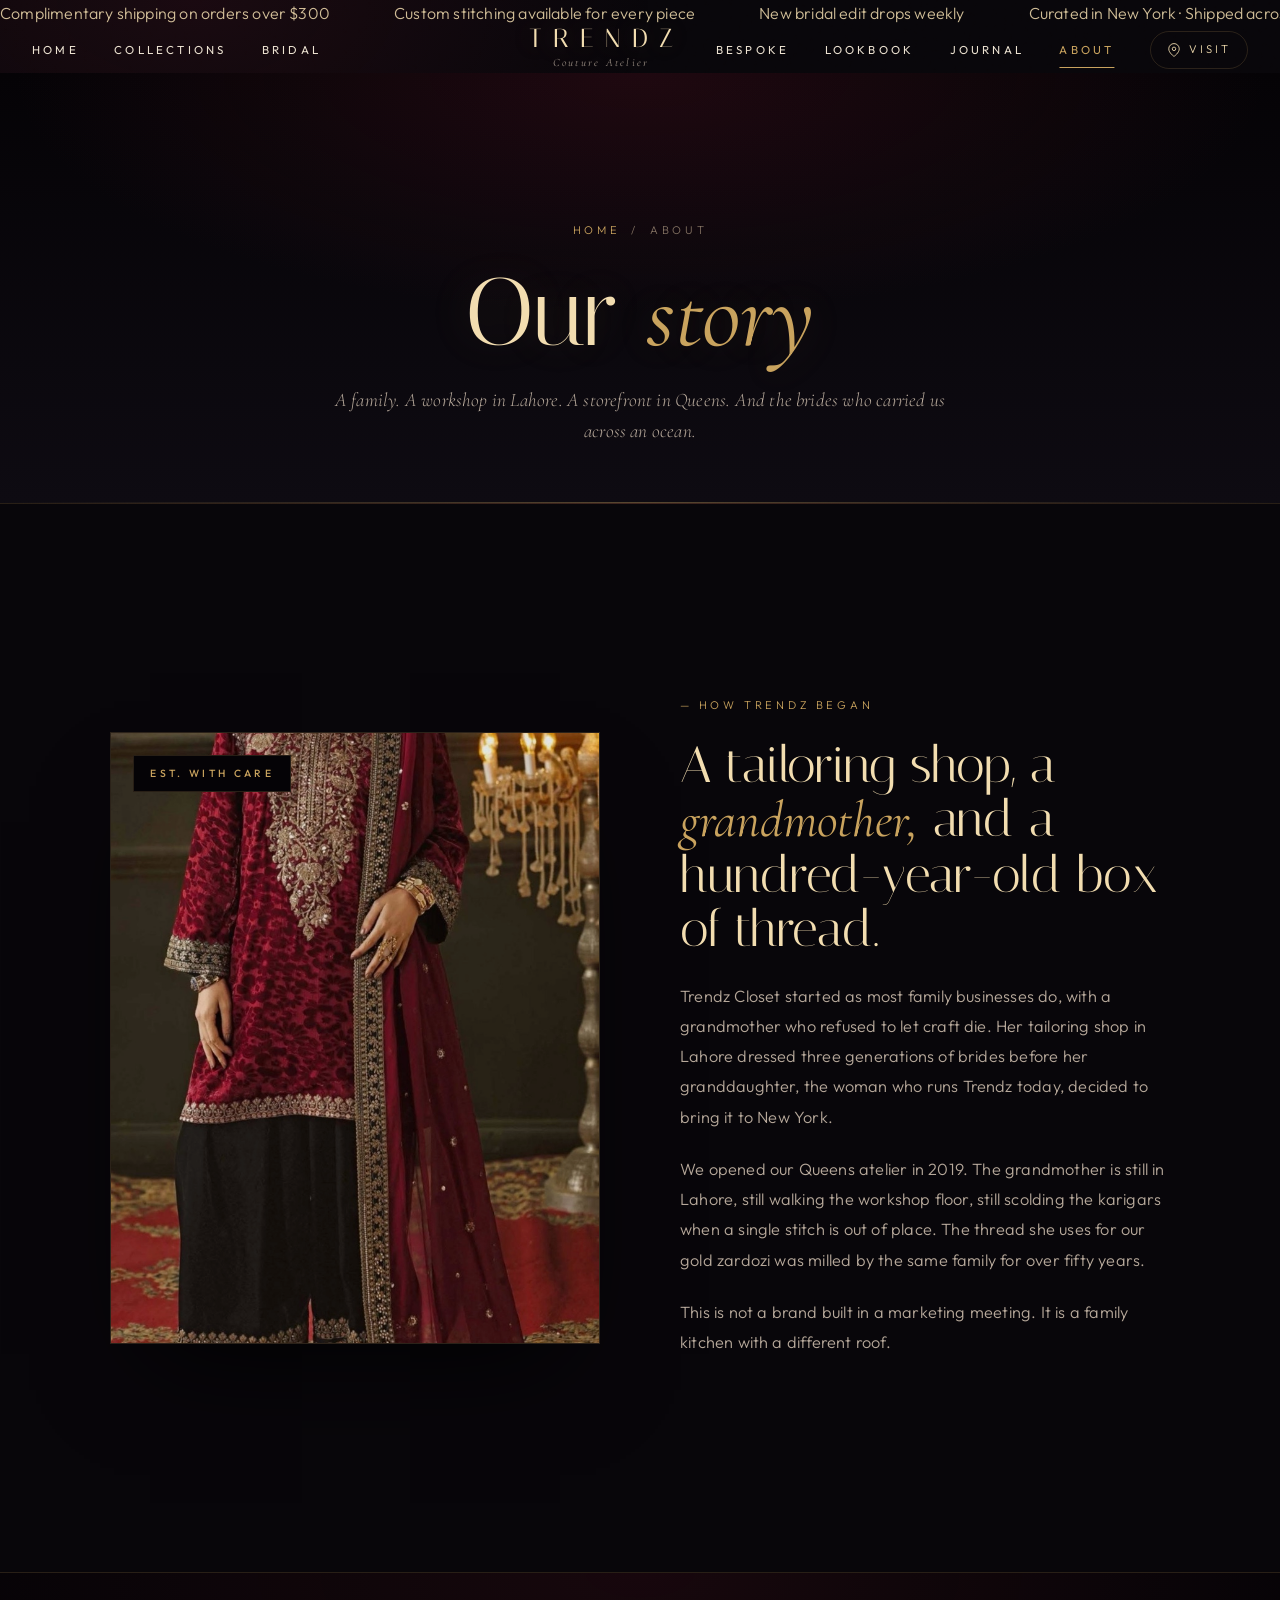
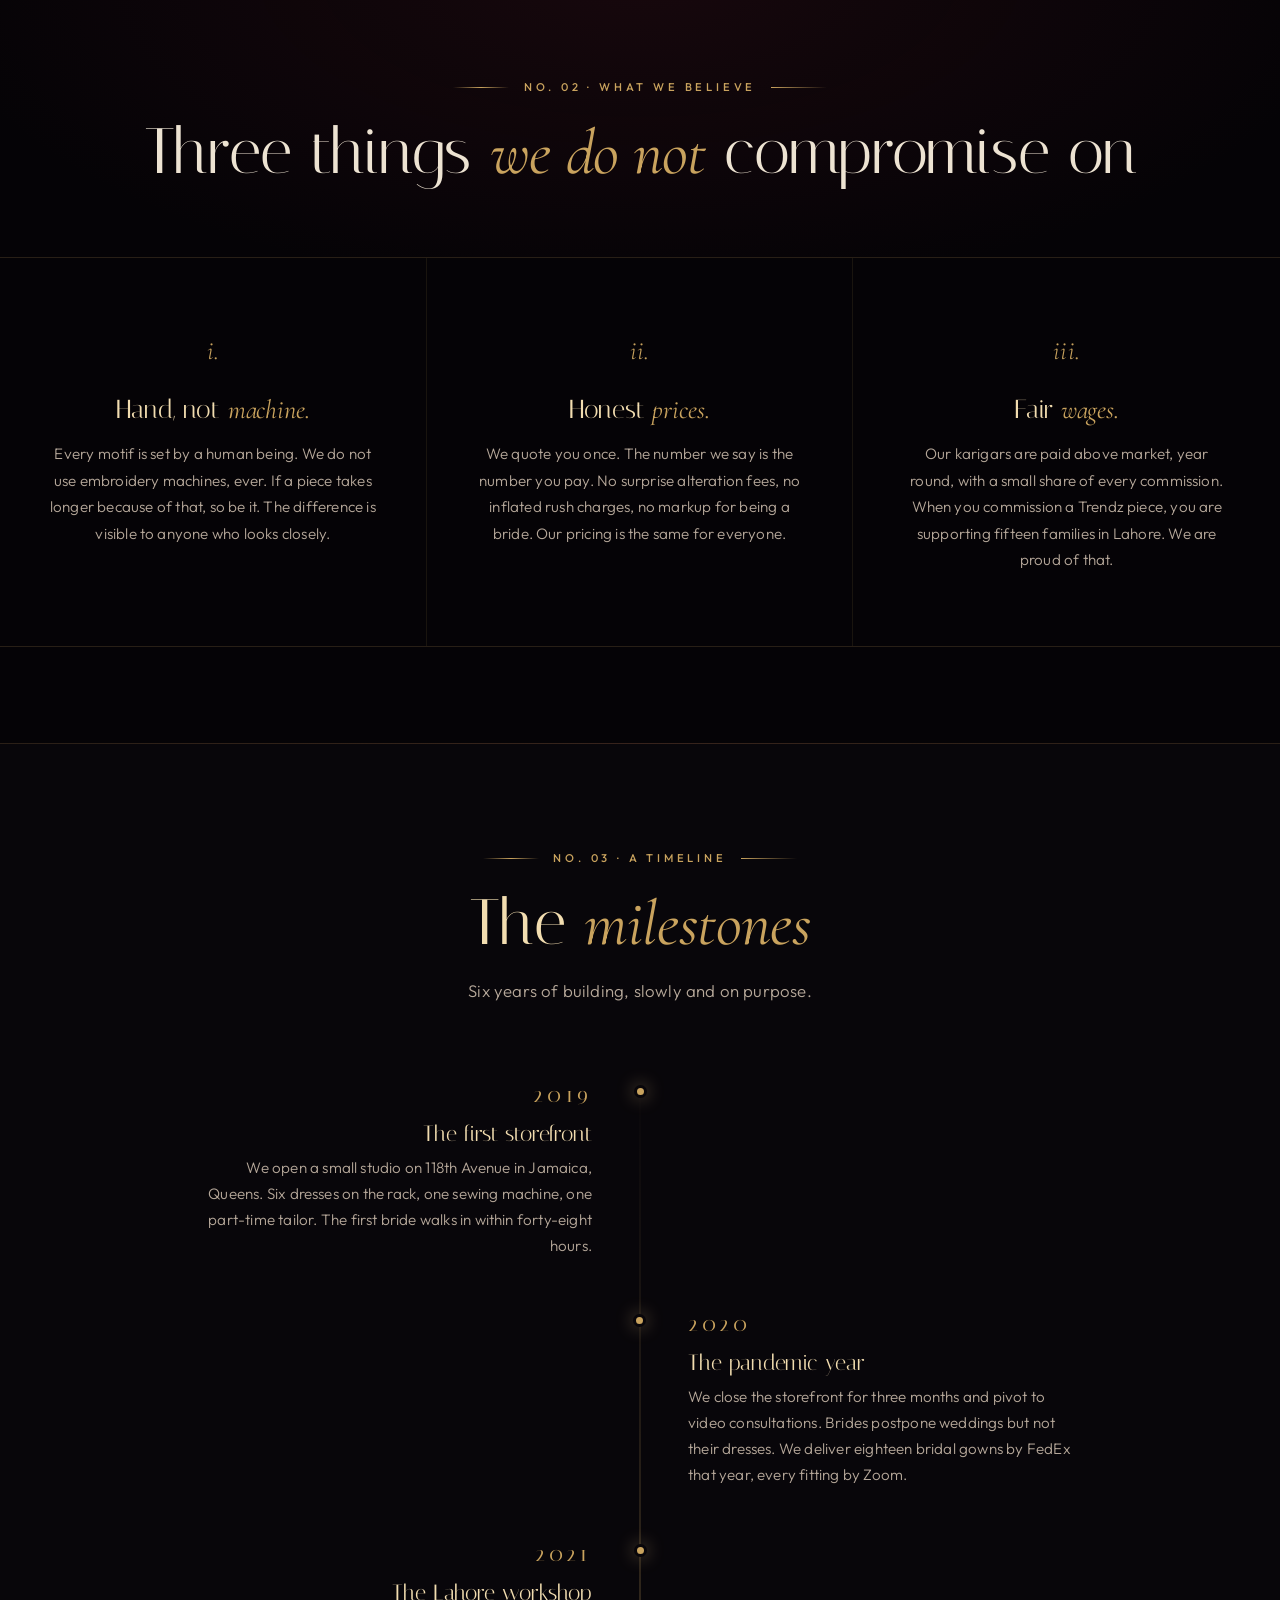
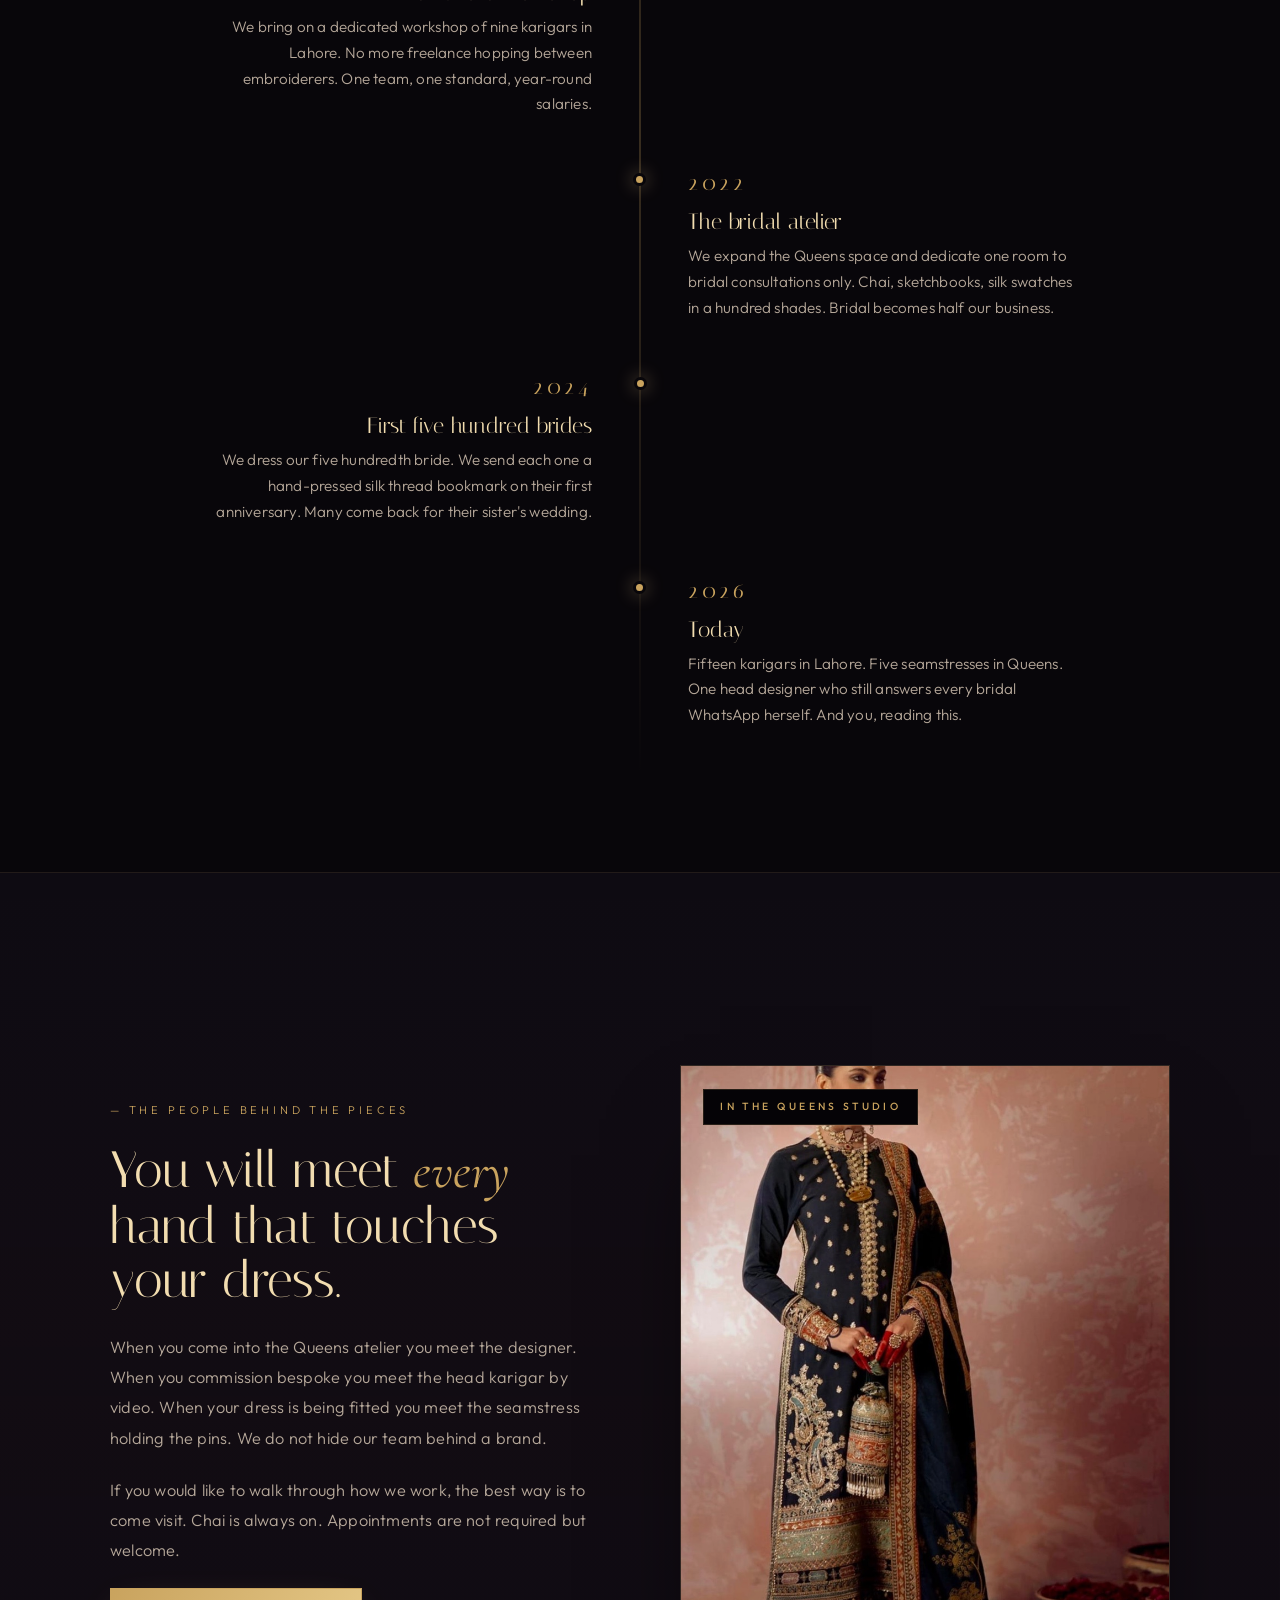
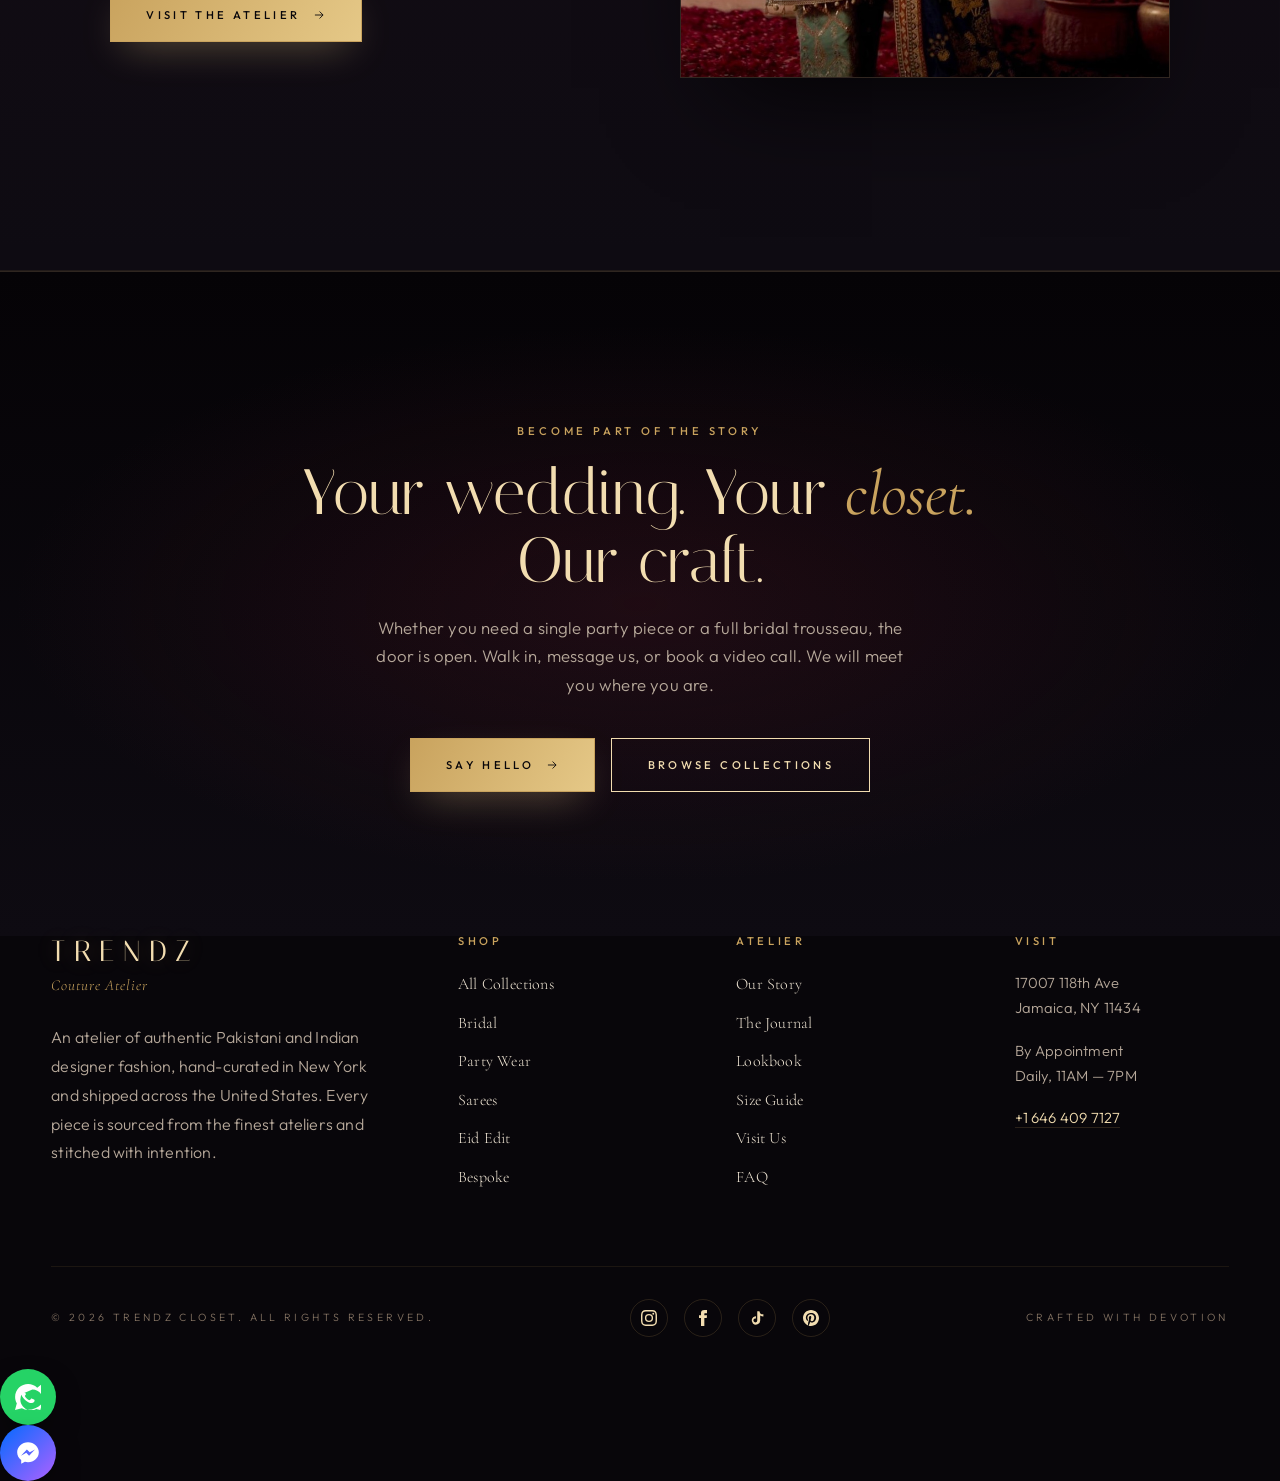
<file: about.html>
<!DOCTYPE html>
<html lang="en">
<head>
    <meta charset="UTF-8">
    <meta name="viewport" content="width=device-width, initial-scale=1.0">
    <title>About · Trendz Closet | Our Story</title>
    <meta name="description" content="The story of Trendz Closet. From a Lahore tailoring shop to a Queens, New York atelier dressing brides and families across the diaspora.">
    <meta name="theme-color" content="#08060A">
    <link rel="icon" type="image/jpeg" href="images/logo.jpg">
    <link rel="preconnect" href="https://fonts.googleapis.com">
    <link rel="preconnect" href="https://fonts.gstatic.com" crossorigin>
    <link href="https://fonts.googleapis.com/css2?family=Italiana&family=Cormorant+Garamond:ital,wght@0,400;0,500;0,600;0,700;1,400;1,500&family=Outfit:wght@200;300;400;500;600&display=swap" rel="stylesheet">
    <link rel="stylesheet" href="css/styles.css">
    <style>
        .values-grid {
            display: grid;
            grid-template-columns: repeat(3, 1fr);
            gap: 0;
            border-top: 1px solid var(--line-light);
            border-bottom: 1px solid var(--line-light);
            background: var(--ink);
        }
        .value-card {
            padding: 4.5rem 3rem;
            border-right: 1px solid var(--line);
            text-align: center;
            position: relative;
            overflow: hidden;
            transition: background 0.6s var(--ease);
        }
        .value-card::before {
            content: '';
            position: absolute;
            inset: 0;
            background: radial-gradient(ellipse 90% 70% at 50% 100%, var(--gold-glow), transparent 70%);
            opacity: 0;
            transition: opacity 0.6s var(--ease);
            pointer-events: none;
        }
        .value-card:hover { background: var(--plum); }
        .value-card:hover::before { opacity: 0.85; }
        .value-card:last-child { border-right: none; }
        .value-card > * { position: relative; }
        .value-card .num {
            font-family: var(--font-serif);
            font-style: italic;
            color: var(--gold);
            font-size: 1.65rem;
            margin-bottom: 1.4rem;
        }
        .value-card h3 {
            font-family: var(--font-display);
            font-size: 1.65rem;
            color: var(--gold-pale);
            margin-bottom: 1rem;
        }
        .value-card h3 .italic {
            font-family: var(--font-serif);
            font-style: italic;
            color: var(--gold);
        }
        .value-card p {
            color: var(--text-mid);
            line-height: 1.75;
            font-size: 0.95rem;
        }
        @media (max-width: 900px) {
            .values-grid { grid-template-columns: 1fr; }
            .value-card { border-right: none; border-bottom: 1px solid var(--line); }
            .value-card:last-child { border-bottom: none; }
        }
        @media (max-width: 700px) {
            .timeline::before { left: 20px; }
            .timeline-item { width: 100% !important; margin-left: 0 !important; padding-left: 50px !important; padding-right: 0 !important; text-align: left !important; }
            .timeline-item::before { left: 12px !important; right: auto !important; }
        }
    </style>
</head>
<body>
    <div id="announce"></div>
    <div id="mainNav"></div>

    <section class="page-header">
        <div class="container">
            <div class="page-header-inner">
                <div class="breadcrumb"><a href="index.html">Home</a><span class="sep">/</span><span>About</span></div>
                <h1>Our <span class="italic">story</span></h1>
                <p>A family. A workshop in Lahore. A storefront in Queens. And the brides who carried us across an ocean.</p>
            </div>
        </div>
    </section>

    <section class="section bg-paper">
        <div class="container">
            <div class="editorial-split">
                <div class="editorial-image reveal">
                    <img src="images/burgundy-velvet.jpg" alt="Heritage embroidery">
                    <div class="pin">Est. with care</div>
                </div>
                <div class="editorial-text reveal delay-1">
                    <span class="number">— how trendz began</span>
                    <h3>A tailoring shop, a <span class="italic">grandmother,</span> and a hundred-year-old box of thread.</h3>
                    <p>Trendz Closet started as most family businesses do, with a grandmother who refused to let craft die. Her tailoring shop in Lahore dressed three generations of brides before her granddaughter, the woman who runs Trendz today, decided to bring it to New York.</p>
                    <p>We opened our Queens atelier in 2019. The grandmother is still in Lahore, still walking the workshop floor, still scolding the karigars when a single stitch is out of place. The thread she uses for our gold zardozi was milled by the same family for over fifty years.</p>
                    <p>This is not a brand built in a marketing meeting. It is a family kitchen with a different roof.</p>
                </div>
            </div>
        </div>
    </section>

    <section class="section bg-ink">
        <div class="container">
            <div class="section-head center">
                <span class="eyebrow center" style="color: var(--gold);">No. 02 · What We Believe</span>
                <h2>Three things <span class="italic">we do not</span> compromise on</h2>
            </div>
        </div>
        <div class="values-grid">
            <div class="value-card reveal">
                <div class="num">i.</div>
                <h3>Hand, not <span class="italic">machine.</span></h3>
                <p>Every motif is set by a human being. We do not use embroidery machines, ever. If a piece takes longer because of that, so be it. The difference is visible to anyone who looks closely.</p>
            </div>
            <div class="value-card reveal delay-1">
                <div class="num">ii.</div>
                <h3>Honest <span class="italic">prices.</span></h3>
                <p>We quote you once. The number we say is the number you pay. No surprise alteration fees, no inflated rush charges, no markup for being a bride. Our pricing is the same for everyone.</p>
            </div>
            <div class="value-card reveal delay-2">
                <div class="num">iii.</div>
                <h3>Fair <span class="italic">wages.</span></h3>
                <p>Our karigars are paid above market, year round, with a small share of every commission. When you commission a Trendz piece, you are supporting fifteen families in Lahore. We are proud of that.</p>
            </div>
        </div>
    </section>

    <section class="section bg-paper">
        <div class="container">
            <div class="section-head center">
                <span class="eyebrow center">No. 03 · A Timeline</span>
                <h2>The <span class="italic">milestones</span></h2>
                <p>Six years of building, slowly and on purpose.</p>
            </div>
            <div class="timeline">
                <div class="timeline-item reveal">
                    <div class="timeline-year">2019</div>
                    <h4>The first storefront</h4>
                    <p>We open a small studio on 118th Avenue in Jamaica, Queens. Six dresses on the rack, one sewing machine, one part-time tailor. The first bride walks in within forty-eight hours.</p>
                </div>
                <div class="timeline-item reveal delay-1">
                    <div class="timeline-year">2020</div>
                    <h4>The pandemic year</h4>
                    <p>We close the storefront for three months and pivot to video consultations. Brides postpone weddings but not their dresses. We deliver eighteen bridal gowns by FedEx that year, every fitting by Zoom.</p>
                </div>
                <div class="timeline-item reveal">
                    <div class="timeline-year">2021</div>
                    <h4>The Lahore workshop</h4>
                    <p>We bring on a dedicated workshop of nine karigars in Lahore. No more freelance hopping between embroiderers. One team, one standard, year-round salaries.</p>
                </div>
                <div class="timeline-item reveal delay-1">
                    <div class="timeline-year">2022</div>
                    <h4>The bridal atelier</h4>
                    <p>We expand the Queens space and dedicate one room to bridal consultations only. Chai, sketchbooks, silk swatches in a hundred shades. Bridal becomes half our business.</p>
                </div>
                <div class="timeline-item reveal">
                    <div class="timeline-year">2024</div>
                    <h4>First five hundred brides</h4>
                    <p>We dress our five hundredth bride. We send each one a hand-pressed silk thread bookmark on their first anniversary. Many come back for their sister's wedding.</p>
                </div>
                <div class="timeline-item reveal delay-1">
                    <div class="timeline-year">2026</div>
                    <h4>Today</h4>
                    <p>Fifteen karigars in Lahore. Five seamstresses in Queens. One head designer who still answers every bridal WhatsApp herself. And you, reading this.</p>
                </div>
            </div>
        </div>
    </section>

    <section class="section bg-bone">
        <div class="container">
            <div class="editorial-split reverse">
                <div class="editorial-image reveal">
                    <img src="images/navy-gold.jpg" alt="Atelier detail">
                    <div class="pin">In the Queens studio</div>
                </div>
                <div class="editorial-text reveal delay-1">
                    <span class="number">— the people behind the pieces</span>
                    <h3>You will meet <span class="italic">every</span> hand that touches your dress.</h3>
                    <p>When you come into the Queens atelier you meet the designer. When you commission bespoke you meet the head karigar by video. When your dress is being fitted you meet the seamstress holding the pins. We do not hide our team behind a brand.</p>
                    <p>If you would like to walk through how we work, the best way is to come visit. Chai is always on. Appointments are not required but welcome.</p>
                    <a href="contact.html" class="btn btn-primary">
                        Visit the Atelier
                        <svg viewBox="0 0 24 24" fill="none" stroke="currentColor" stroke-width="1.5"><path d="M5 12h14M13 6l6 6-6 6"/></svg>
                    </a>
                </div>
            </div>
        </div>
    </section>

    <section class="cta-strip">
        <div class="cta-strip-inner reveal">
            <span class="eyebrow center" style="color: var(--gold); margin-bottom: 1.2rem; display: inline-block;">Become Part of the Story</span>
            <h2>Your wedding. Your <span class="italic">closet.</span> Our craft.</h2>
            <p>Whether you need a single party piece or a full bridal trousseau, the door is open. Walk in, message us, or book a video call. We will meet you where you are.</p>
            <div style="display: flex; gap: 1rem; justify-content: center; flex-wrap: wrap;">
                <a href="https://wa.me/16464097127" class="btn btn-gold" target="_blank" rel="noopener">
                    Say Hello
                    <svg viewBox="0 0 24 24" fill="none" stroke="currentColor" stroke-width="1.5"><path d="M5 12h14M13 6l6 6-6 6"/></svg>
                </a>
                <a href="collections.html" class="btn btn-outline-light">Browse Collections</a>
            </div>
        </div>
    </section>

    <div id="mainFooter"></div>
    <div id="floatingBtns"></div>

    <script src="js/main.js"></script>
    <script>buildNav('about');</script>
</body>
</html>
</file>
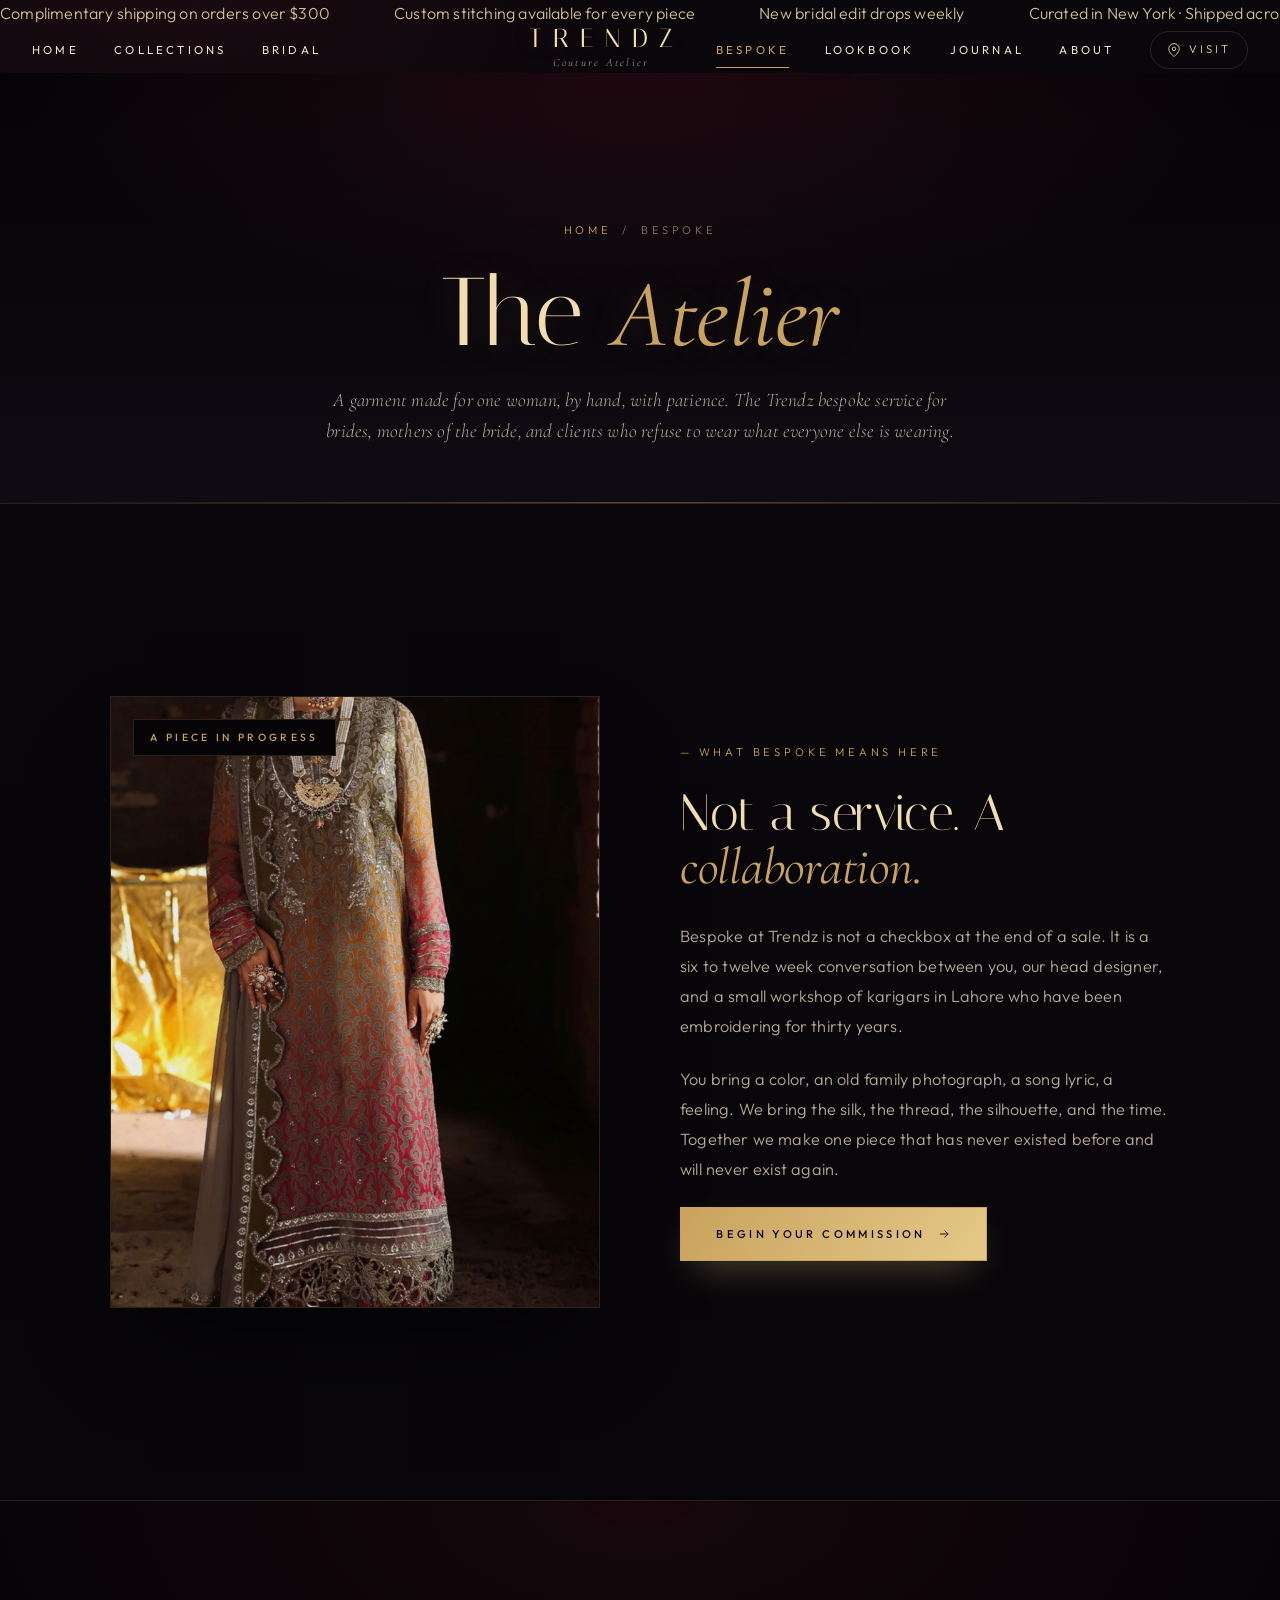
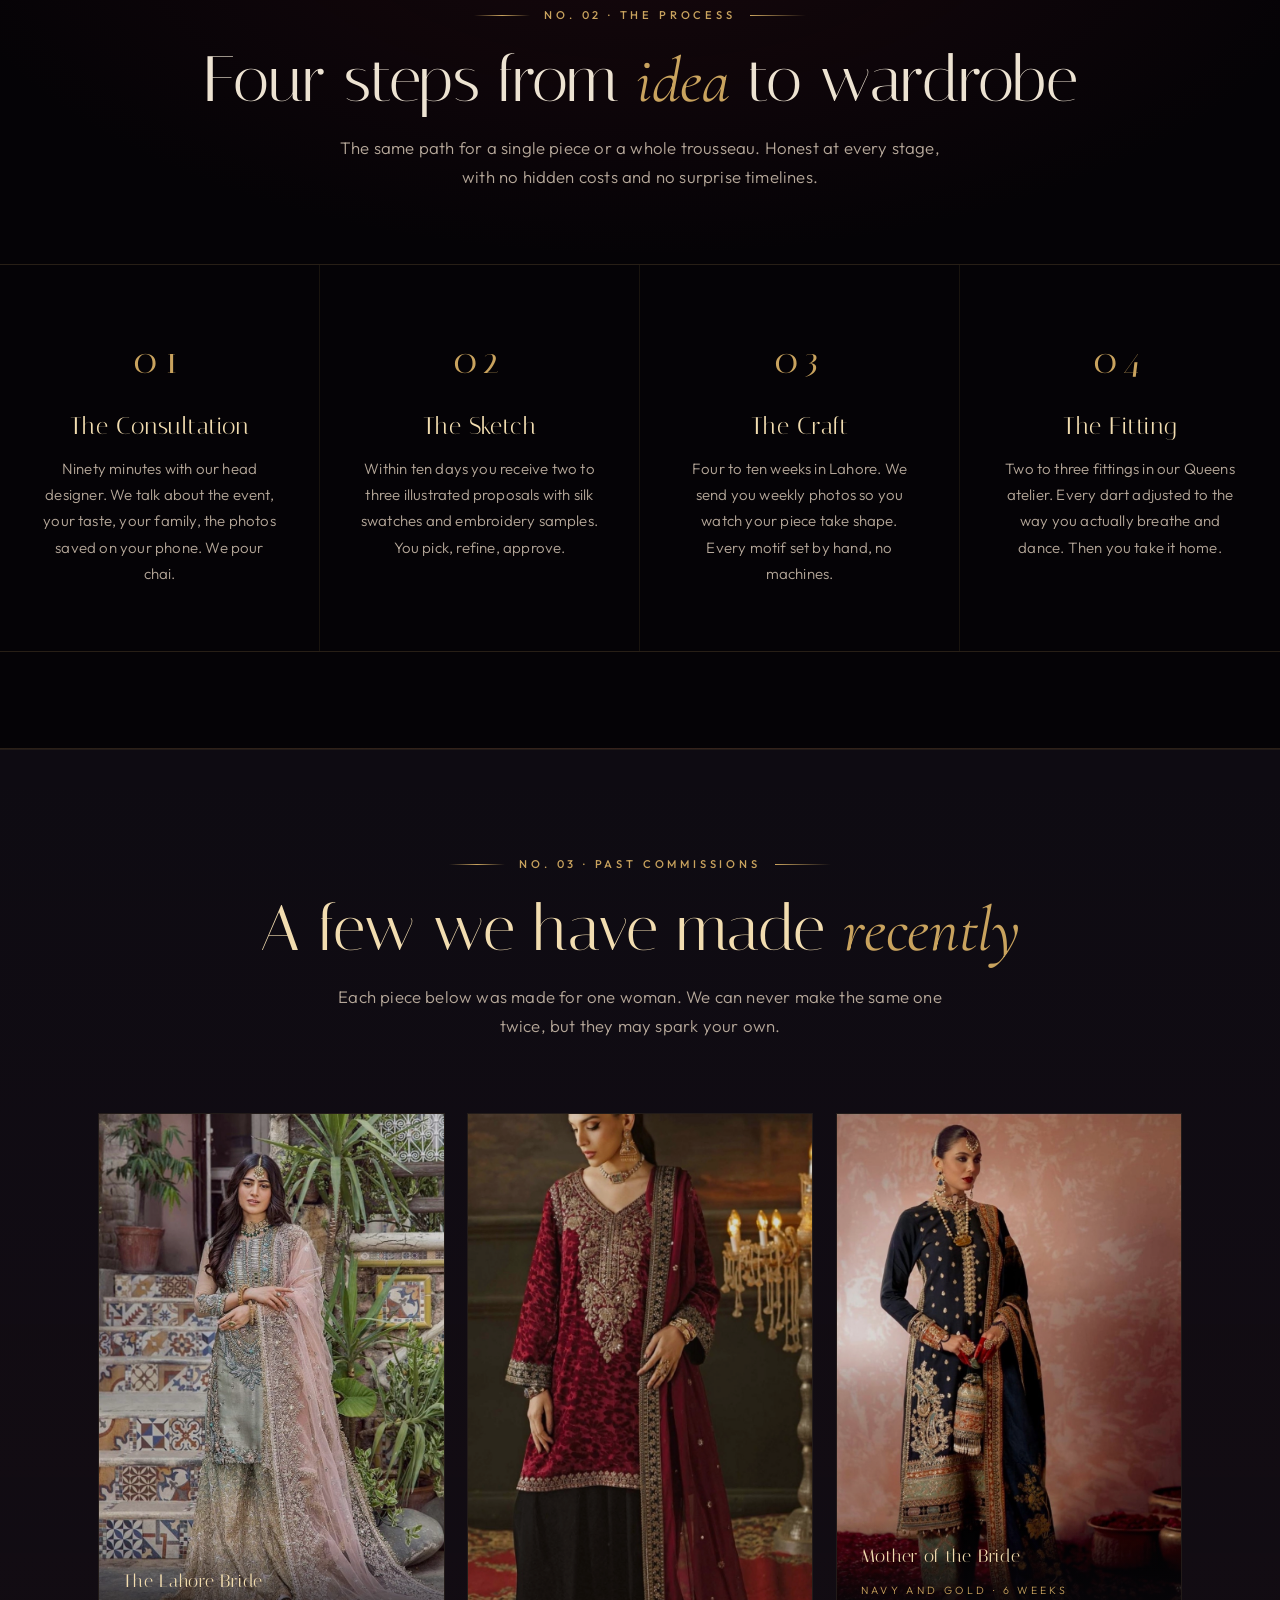
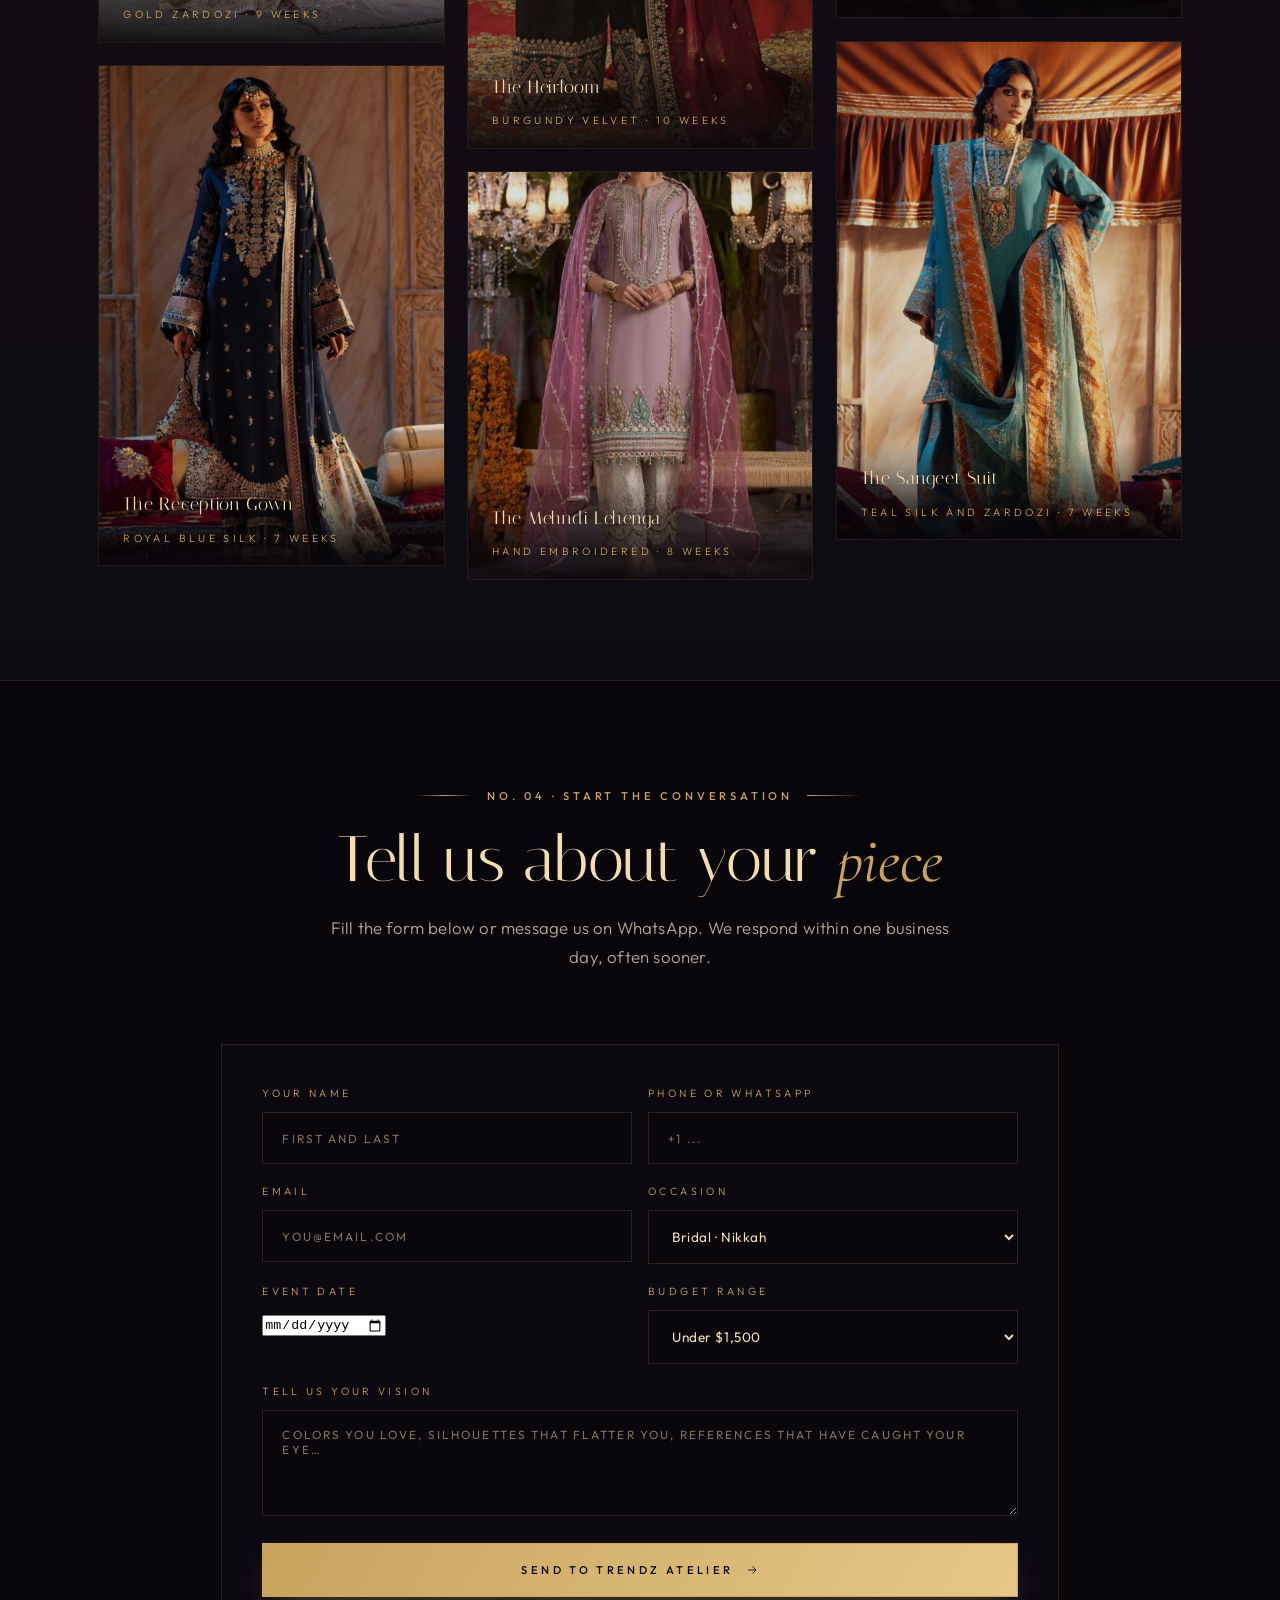
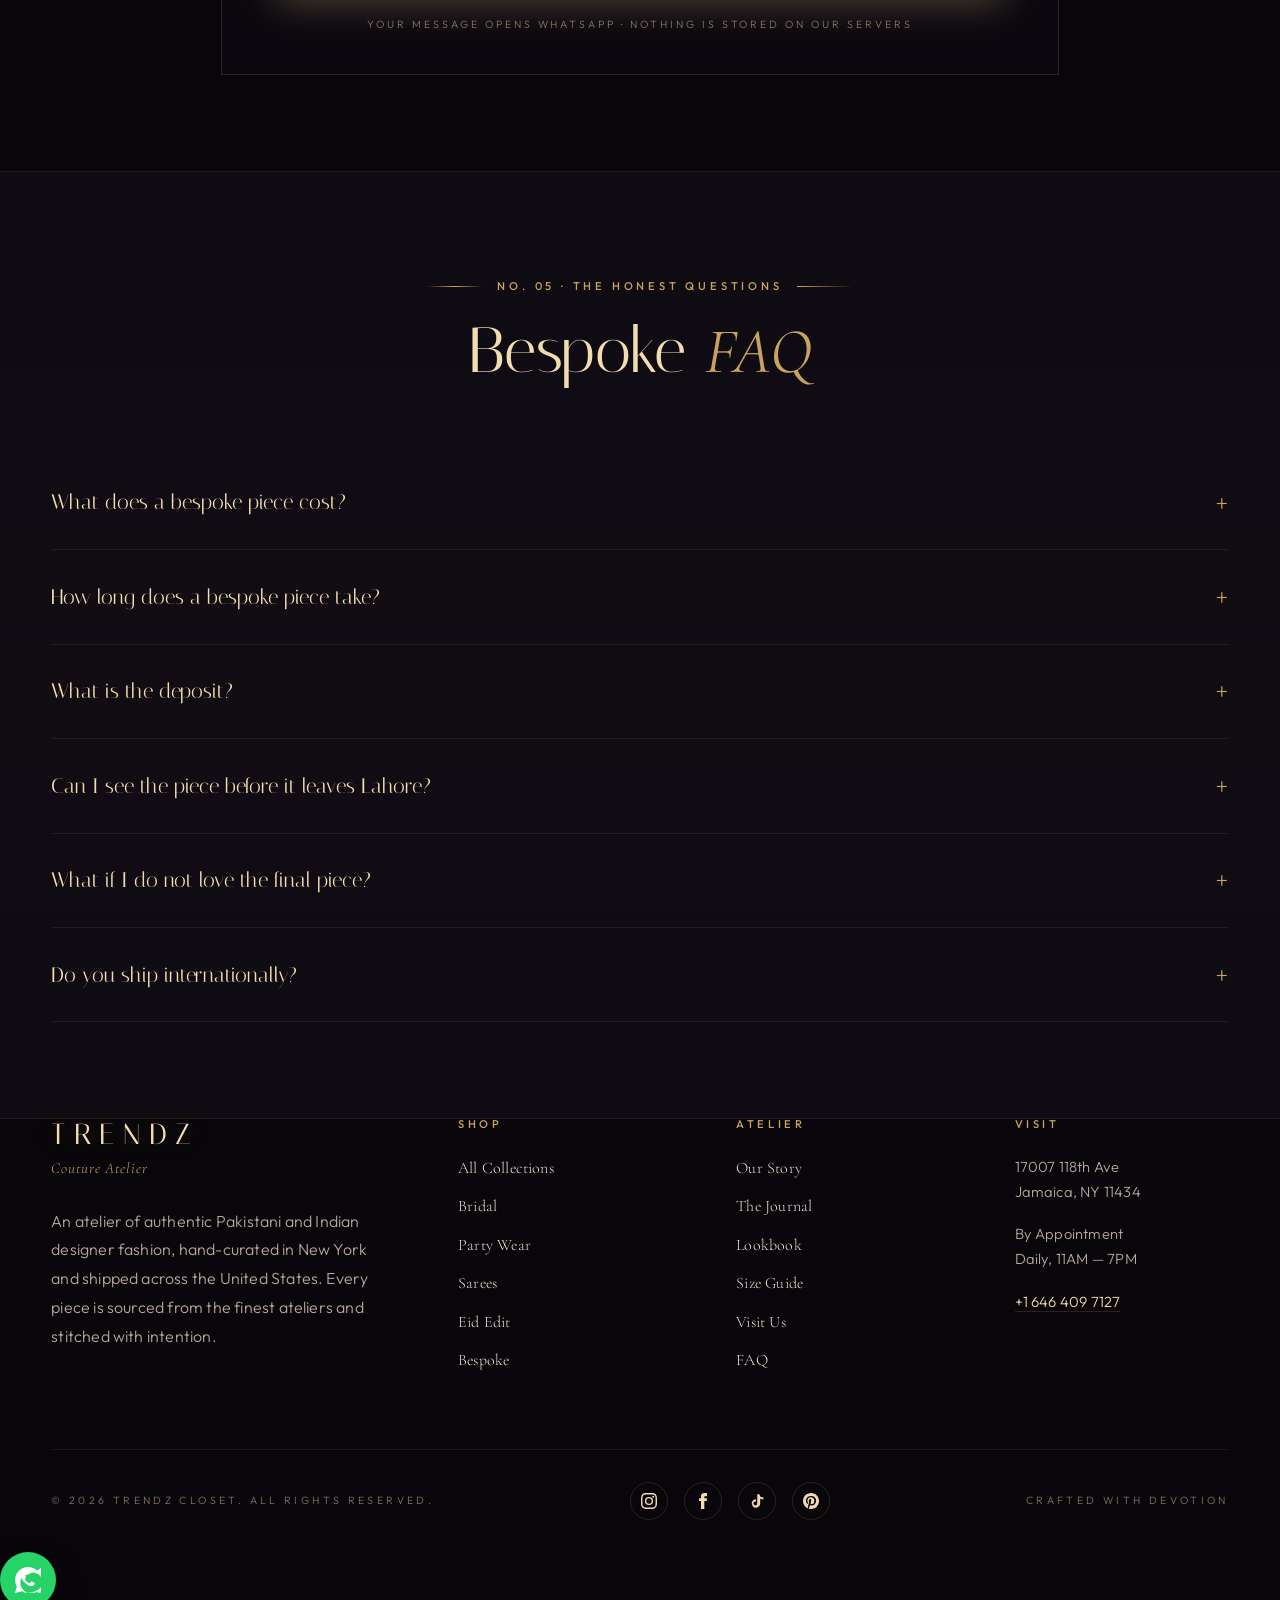
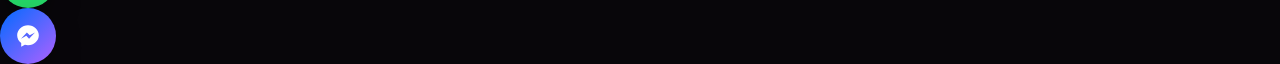
<file: bespoke.html>
<!DOCTYPE html>
<html lang="en">
<head>
    <meta charset="UTF-8">
    <meta name="viewport" content="width=device-width, initial-scale=1.0">
    <title>Bespoke · Trendz Closet | The Atelier</title>
    <meta name="description" content="Commission a one-of-one piece with the Trendz Closet atelier. From first sketch to final fitting, designed and embroidered by hand.">
    <meta name="theme-color" content="#08060A">
    <link rel="icon" type="image/jpeg" href="images/logo.jpg">
    <link rel="preconnect" href="https://fonts.googleapis.com">
    <link rel="preconnect" href="https://fonts.gstatic.com" crossorigin>
    <link href="https://fonts.googleapis.com/css2?family=Italiana&family=Cormorant+Garamond:ital,wght@0,400;0,500;0,600;0,700;1,400;1,500&family=Outfit:wght@200;300;400;500;600&display=swap" rel="stylesheet">
    <link rel="stylesheet" href="css/styles.css">
    <style>
        .process-grid {
            display: grid;
            grid-template-columns: repeat(4, 1fr);
            gap: 0;
            border-top: 1px solid var(--line-light);
            border-bottom: 1px solid var(--line-light);
            background: var(--ink);
            position: relative;
        }
        .process-step {
            padding: 4rem 2.5rem;
            border-right: 1px solid var(--line);
            text-align: center;
            position: relative;
            overflow: hidden;
            transition: background 0.6s var(--ease);
        }
        .process-step:last-child { border-right: none; }
        .process-step:hover { background: var(--plum); }
        .process-step::before {
            content: '';
            position: absolute;
            inset: 0;
            background: radial-gradient(ellipse 80% 60% at 50% 100%, var(--gold-glow), transparent 70%);
            opacity: 0;
            transition: opacity 0.6s var(--ease);
            pointer-events: none;
        }
        .process-step:hover::before { opacity: 0.85; }
        .process-step > * { position: relative; }
        .process-num {
            font-family: var(--font-display);
            font-size: 2.4rem;
            color: var(--gold);
            margin-bottom: 1.4rem;
            letter-spacing: 0.18em;
        }
        .process-step h4 {
            font-family: var(--font-display);
            font-size: 1.5rem;
            color: var(--gold-pale);
            margin-bottom: 1rem;
            letter-spacing: 0.02em;
        }
        .process-step p {
            color: var(--text-mid);
            line-height: 1.75;
            font-size: 0.94rem;
        }
        @media (max-width: 1000px) {
            .process-grid { grid-template-columns: repeat(2, 1fr); }
            .process-step:nth-child(2) { border-right: none; }
            .process-step:nth-child(1), .process-step:nth-child(2) { border-bottom: 1px solid var(--line); }
        }
        @media (max-width: 600px) {
            .process-grid { grid-template-columns: 1fr; }
            .process-step { border-right: none; border-bottom: 1px solid var(--line); }
            .process-step:last-child { border-bottom: none; }
        }

        .contact-form { padding: 2.5rem; background: rgba(14,11,18,0.7); border: 1px solid var(--line-light); backdrop-filter: blur(8px); }
        .form-row { margin-bottom: 1.2rem; }
        .form-row label {
            display: block;
            font-family: var(--font-sans);
            font-size: 0.66rem;
            letter-spacing: 0.32em;
            text-transform: uppercase;
            color: var(--gold);
            margin-bottom: 0.6rem;
        }
        .form-row-split { display: grid; grid-template-columns: 1fr 1fr; gap: 1rem; }
        @media (max-width: 600px) { .form-row-split { grid-template-columns: 1fr; } }
    </style>
</head>
<body>
    <div id="announce"></div>
    <div id="mainNav"></div>

    <section class="page-header">
        <div class="container">
            <div class="page-header-inner">
                <div class="breadcrumb"><a href="index.html">Home</a><span class="sep">/</span><span>Bespoke</span></div>
                <h1>The <span class="italic">Atelier</span></h1>
                <p>A garment made for one woman, by hand, with patience. The Trendz bespoke service for brides, mothers of the bride, and clients who refuse to wear what everyone else is wearing.</p>
            </div>
        </div>
    </section>

    <section class="section bg-paper">
        <div class="container">
            <div class="editorial-split">
                <div class="editorial-image reveal">
                    <img src="images/ombre-gold.jpg" alt="Bespoke embroidery">
                    <div class="pin">A piece in progress</div>
                </div>
                <div class="editorial-text reveal delay-1">
                    <span class="number">— what bespoke means here</span>
                    <h3>Not a service. A <span class="italic">collaboration.</span></h3>
                    <p>Bespoke at Trendz is not a checkbox at the end of a sale. It is a six to twelve week conversation between you, our head designer, and a small workshop of karigars in Lahore who have been embroidering for thirty years.</p>
                    <p>You bring a color, an old family photograph, a song lyric, a feeling. We bring the silk, the thread, the silhouette, and the time. Together we make one piece that has never existed before and will never exist again.</p>
                    <a href="https://wa.me/16464097127?text=Hi%20Trendz,%20I%27d%20like%20to%20start%20a%20bespoke%20commission." class="btn btn-primary" target="_blank" rel="noopener">
                        Begin Your Commission
                        <svg viewBox="0 0 24 24" fill="none" stroke="currentColor" stroke-width="1.5"><path d="M5 12h14M13 6l6 6-6 6"/></svg>
                    </a>
                </div>
            </div>
        </div>
    </section>

    <section class="section bg-ink">
        <div class="container">
            <div class="section-head center">
                <span class="eyebrow center" style="color: var(--gold);">No. 02 · The Process</span>
                <h2>Four steps from <span class="italic">idea</span> to wardrobe</h2>
                <p>The same path for a single piece or a whole trousseau. Honest at every stage, with no hidden costs and no surprise timelines.</p>
            </div>
        </div>
        <div class="process-grid">
            <div class="process-step reveal">
                <div class="process-num">01</div>
                <h4>The Consultation</h4>
                <p>Ninety minutes with our head designer. We talk about the event, your taste, your family, the photos saved on your phone. We pour chai.</p>
            </div>
            <div class="process-step reveal delay-1">
                <div class="process-num">02</div>
                <h4>The Sketch</h4>
                <p>Within ten days you receive two to three illustrated proposals with silk swatches and embroidery samples. You pick, refine, approve.</p>
            </div>
            <div class="process-step reveal delay-2">
                <div class="process-num">03</div>
                <h4>The Craft</h4>
                <p>Four to ten weeks in Lahore. We send you weekly photos so you watch your piece take shape. Every motif set by hand, no machines.</p>
            </div>
            <div class="process-step reveal delay-3">
                <div class="process-num">04</div>
                <h4>The Fitting</h4>
                <p>Two to three fittings in our Queens atelier. Every dart adjusted to the way you actually breathe and dance. Then you take it home.</p>
            </div>
        </div>
    </section>

    <section class="section bg-bone">
        <div class="container">
            <div class="section-head center">
                <span class="eyebrow center">No. 03 · Past Commissions</span>
                <h2>A few we have made <span class="italic">recently</span></h2>
                <p>Each piece below was made for one woman. We can never make the same one twice, but they may spark your own.</p>
            </div>
            <div class="masonry">
                <div class="masonry-item reveal">
                    <img src="images/bridal-gold.jpg" alt="Bespoke bridal" loading="lazy">
                    <div class="masonry-caption"><strong>The Lahore Bride</strong><span>Gold zardozi · 9 weeks</span></div>
                </div>
                <div class="masonry-item reveal delay-1">
                    <img src="images/royal-blue.jpg" alt="Bespoke party" loading="lazy">
                    <div class="masonry-caption"><strong>The Reception Gown</strong><span>Royal blue silk · 7 weeks</span></div>
                </div>
                <div class="masonry-item reveal delay-2">
                    <img src="images/burgundy-velvet.jpg" alt="Bespoke heirloom" loading="lazy">
                    <div class="masonry-caption"><strong>The Heirloom</strong><span>Burgundy velvet · 10 weeks</span></div>
                </div>
                <div class="masonry-item reveal">
                    <img src="images/pink-embroidered.jpg" alt="Bespoke lehenga" loading="lazy">
                    <div class="masonry-caption"><strong>The Mehndi Lehenga</strong><span>Hand embroidered · 8 weeks</span></div>
                </div>
                <div class="masonry-item reveal delay-1">
                    <img src="images/navy-gold.jpg" alt="Bespoke couture" loading="lazy">
                    <div class="masonry-caption"><strong>Mother of the Bride</strong><span>Navy and gold · 6 weeks</span></div>
                </div>
                <div class="masonry-item reveal delay-2">
                    <img src="images/teal-orange.jpg" alt="Bespoke sangeet" loading="lazy">
                    <div class="masonry-caption"><strong>The Sangeet Suit</strong><span>Teal silk and zardozi · 7 weeks</span></div>
                </div>
            </div>
        </div>
    </section>

    <section class="section bg-paper">
        <div class="container-narrow">
            <div class="section-head center">
                <span class="eyebrow center">No. 04 · Start the Conversation</span>
                <h2>Tell us about your <span class="italic">piece</span></h2>
                <p>Fill the form below or message us on WhatsApp. We respond within one business day, often sooner.</p>
            </div>
            <div class="contact-form reveal">
                <div class="form-row-split">
                    <div class="form-row">
                        <label>Your Name</label>
                        <input type="text" id="bspName" placeholder="First and last">
                    </div>
                    <div class="form-row">
                        <label>Phone or WhatsApp</label>
                        <input type="tel" id="bspPhone" placeholder="+1 ...">
                    </div>
                </div>
                <div class="form-row-split">
                    <div class="form-row">
                        <label>Email</label>
                        <input type="email" id="bspEmail" placeholder="you@email.com">
                    </div>
                    <div class="form-row">
                        <label>Occasion</label>
                        <select id="bspOcc">
                            <option>Bridal · Nikkah</option>
                            <option>Bridal · Walima</option>
                            <option>Mehndi or Mayoun</option>
                            <option>Reception</option>
                            <option>Mother of the Bride</option>
                            <option>Eid or Festive</option>
                            <option>Other</option>
                        </select>
                    </div>
                </div>
                <div class="form-row-split">
                    <div class="form-row">
                        <label>Event Date</label>
                        <input type="date" id="bspDate">
                    </div>
                    <div class="form-row">
                        <label>Budget Range</label>
                        <select id="bspBudget">
                            <option>Under $1,500</option>
                            <option>$1,500 to $3,000</option>
                            <option>$3,000 to $5,000</option>
                            <option>$5,000 to $8,000</option>
                            <option>$8,000 and above</option>
                        </select>
                    </div>
                </div>
                <div class="form-row">
                    <label>Tell us your vision</label>
                    <textarea id="bspMsg" rows="4" placeholder="Colors you love, silhouettes that flatter you, references that have caught your eye…"></textarea>
                </div>
                <button class="btn btn-primary" onclick="sendBespoke()" style="width: 100%; justify-content: center;">
                    Send to Trendz Atelier
                    <svg viewBox="0 0 24 24" fill="none" stroke="currentColor" stroke-width="1.5"><path d="M5 12h14M13 6l6 6-6 6"/></svg>
                </button>
                <p style="text-align: center; color: var(--text-soft); font-size: 0.66rem; letter-spacing: 0.28em; text-transform: uppercase; margin-top: 1.2rem;">YOUR MESSAGE OPENS WHATSAPP · NOTHING IS STORED ON OUR SERVERS</p>
            </div>
        </div>
    </section>

    <section class="section bg-bone">
        <div class="container">
            <div class="section-head center">
                <span class="eyebrow center">No. 05 · The Honest Questions</span>
                <h2>Bespoke <span class="italic">FAQ</span></h2>
            </div>
            <div class="faq-list">
                <div class="faq-item">
                    <button class="faq-q">What does a bespoke piece cost?<span class="plus"></span></button>
                    <div class="faq-a"><p>Most bespoke commissions land between $1,800 and $7,500. Price depends on silk, embroidery density, and timeline. We give you a full quote after the first consultation, and we will never adjust it without speaking to you first.</p></div>
                </div>
                <div class="faq-item">
                    <button class="faq-q">How long does a bespoke piece take?<span class="plus"></span></button>
                    <div class="faq-a"><p>Six to twelve weeks from first sketch to final fitting. Simple suits sit at the lower end. Heavily embroidered bridal pieces sit at the higher end. We will not rush craftsmanship for a deadline that does not allow it.</p></div>
                </div>
                <div class="faq-item">
                    <button class="faq-q">What is the deposit?<span class="plus"></span></button>
                    <div class="faq-a"><p>Fifty percent at the time you approve the sketch and choose silks. The balance is due at the final fitting. We accept Zelle, credit card, and bank transfer.</p></div>
                </div>
                <div class="faq-item">
                    <button class="faq-q">Can I see the piece before it leaves Lahore?<span class="plus"></span></button>
                    <div class="faq-a"><p>Yes. We send weekly photos and video updates throughout the craft phase. If something feels off, we adjust before the piece ships.</p></div>
                </div>
                <div class="faq-item">
                    <button class="faq-q">What if I do not love the final piece?<span class="plus"></span></button>
                    <div class="faq-a"><p>It has not happened often, but if it does we will rework details until you do. Color shifts, embroidery additions, silhouette adjustments. We will not deliver a piece you are not in love with.</p></div>
                </div>
                <div class="faq-item">
                    <button class="faq-q">Do you ship internationally?<span class="plus"></span></button>
                    <div class="faq-a"><p>We ship insured to clients across the US and Canada. Fittings can be done in person or by video. For Europe and the UK, message us first so we can plan the logistics together.</p></div>
                </div>
            </div>
        </div>
    </section>

    <div id="mainFooter"></div>
    <div id="floatingBtns"></div>

    <script src="js/main.js"></script>
    <script>
        buildNav('bespoke');

        function sendBespoke() {
            const name = (document.getElementById('bspName').value || '').trim();
            const phone = (document.getElementById('bspPhone').value || '').trim();
            const email = (document.getElementById('bspEmail').value || '').trim();
            const occ = document.getElementById('bspOcc').value;
            const date = document.getElementById('bspDate').value;
            const budget = document.getElementById('bspBudget').value;
            const msg = (document.getElementById('bspMsg').value || '').trim();

            if (!name || !msg) {
                alert('Please share at least your name and a few words about your vision.');
                return;
            }

            let txt = `Hi Trendz, I would like to begin a bespoke commission.%0A%0A`;
            txt += `Name: ${encodeURIComponent(name)}%0A`;
            if (phone) txt += `Phone: ${encodeURIComponent(phone)}%0A`;
            if (email) txt += `Email: ${encodeURIComponent(email)}%0A`;
            txt += `Occasion: ${encodeURIComponent(occ)}%0A`;
            if (date) txt += `Event date: ${encodeURIComponent(date)}%0A`;
            txt += `Budget: ${encodeURIComponent(budget)}%0A%0A`;
            txt += `Vision: ${encodeURIComponent(msg)}`;

            window.open('https://wa.me/16464097127?text=' + txt, '_blank');
        }
    </script>
</body>
</html>
</file>
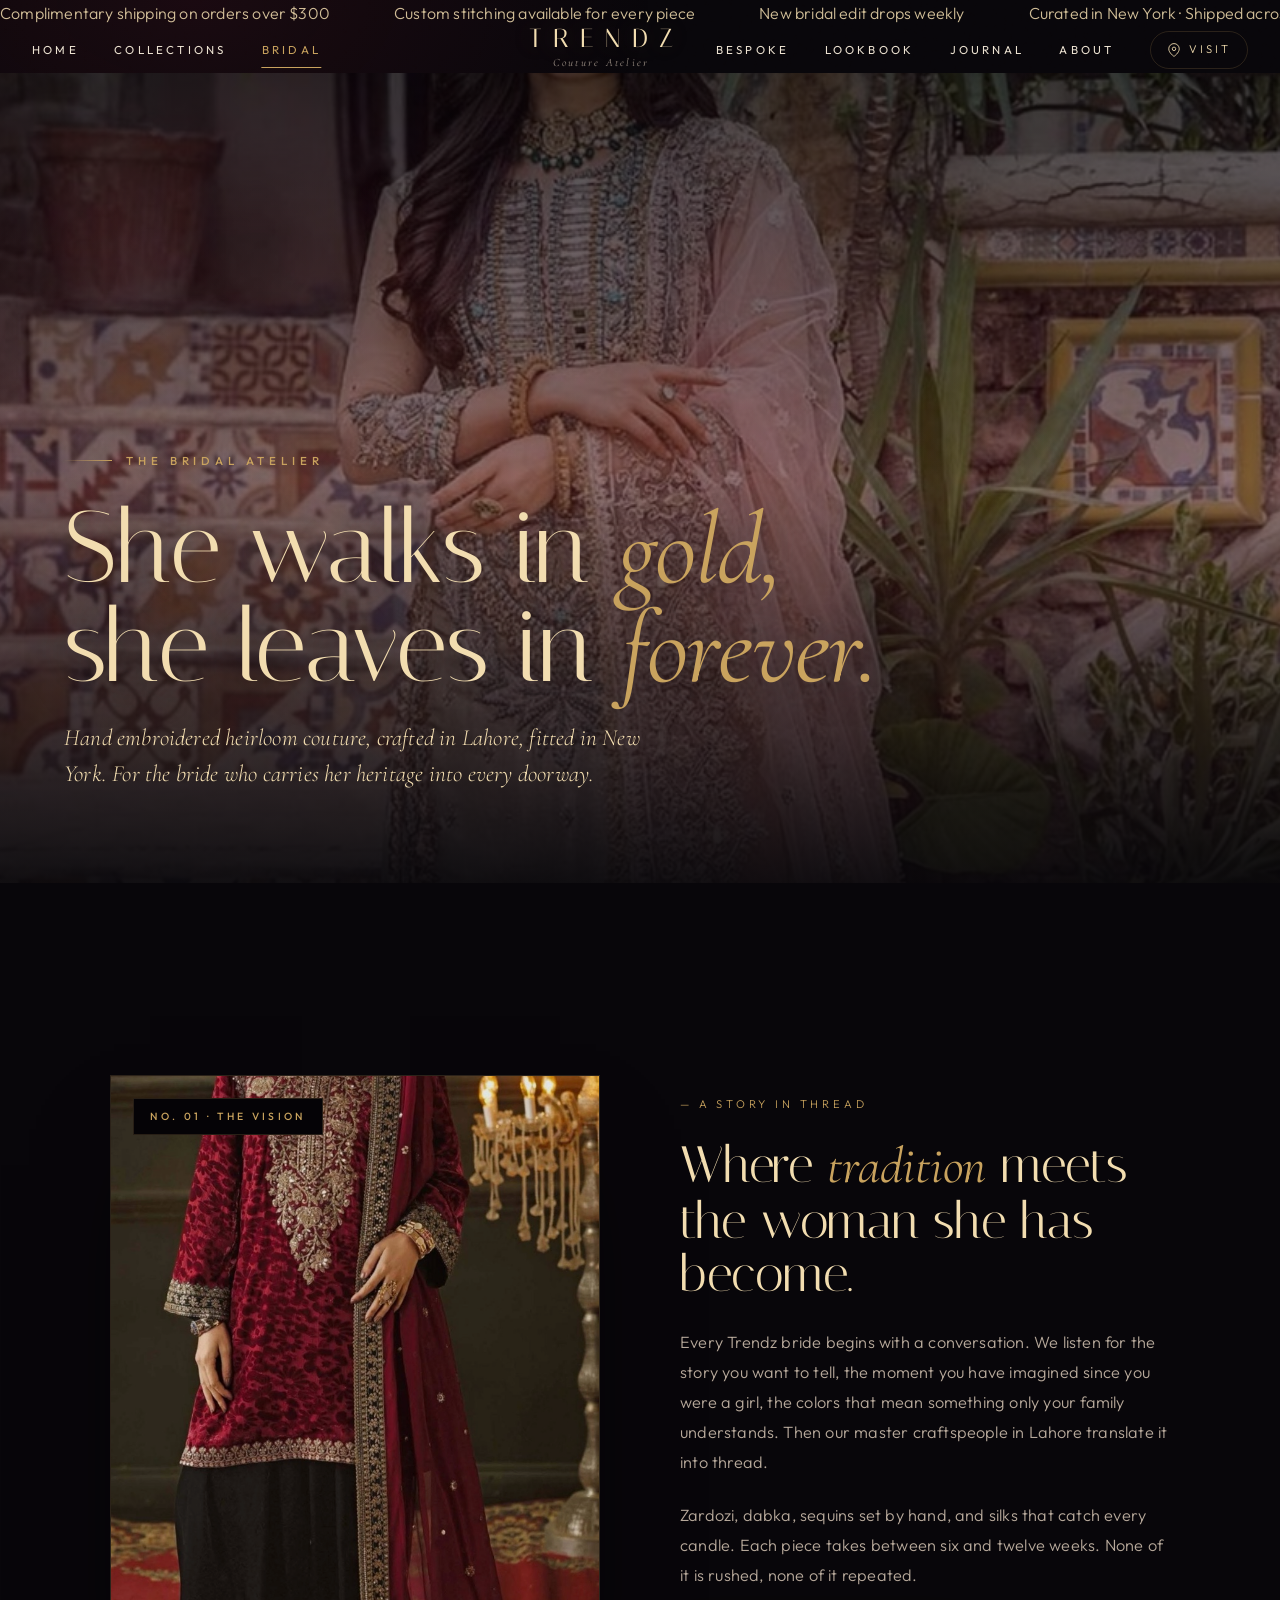
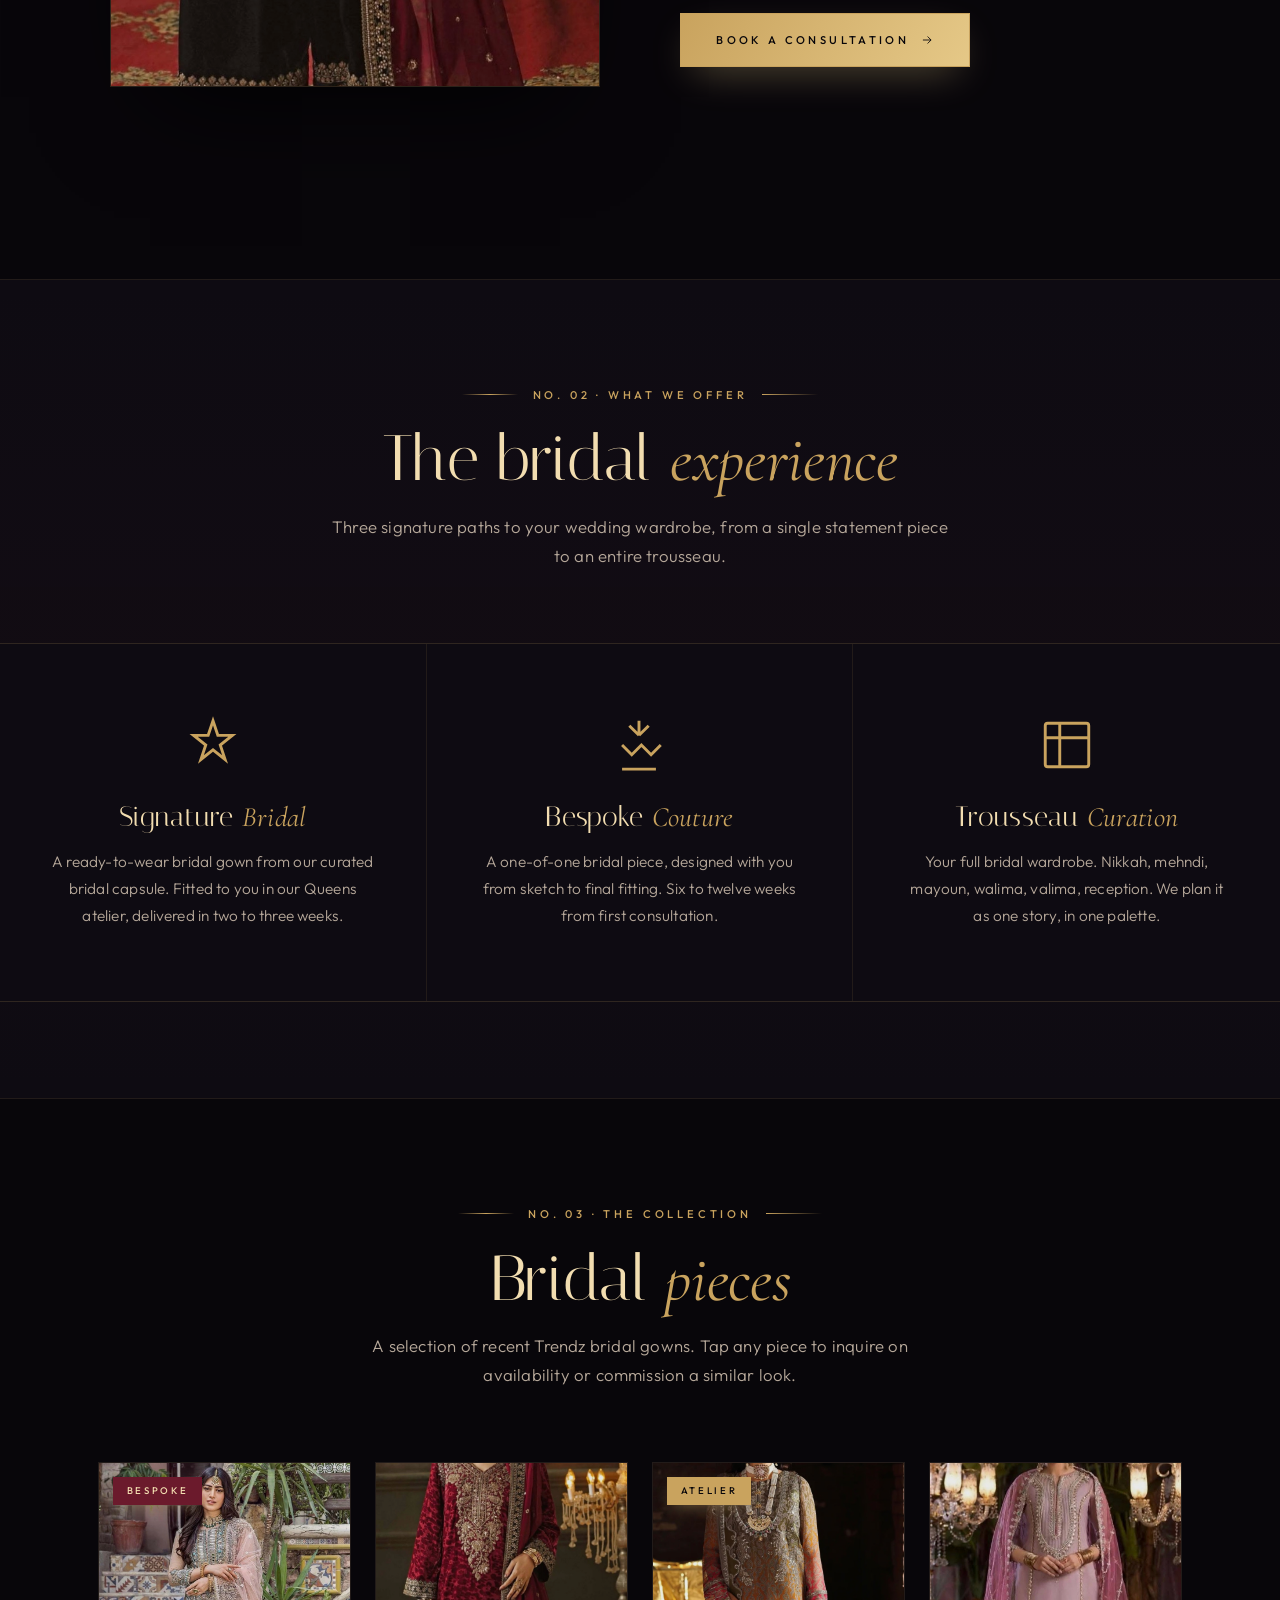
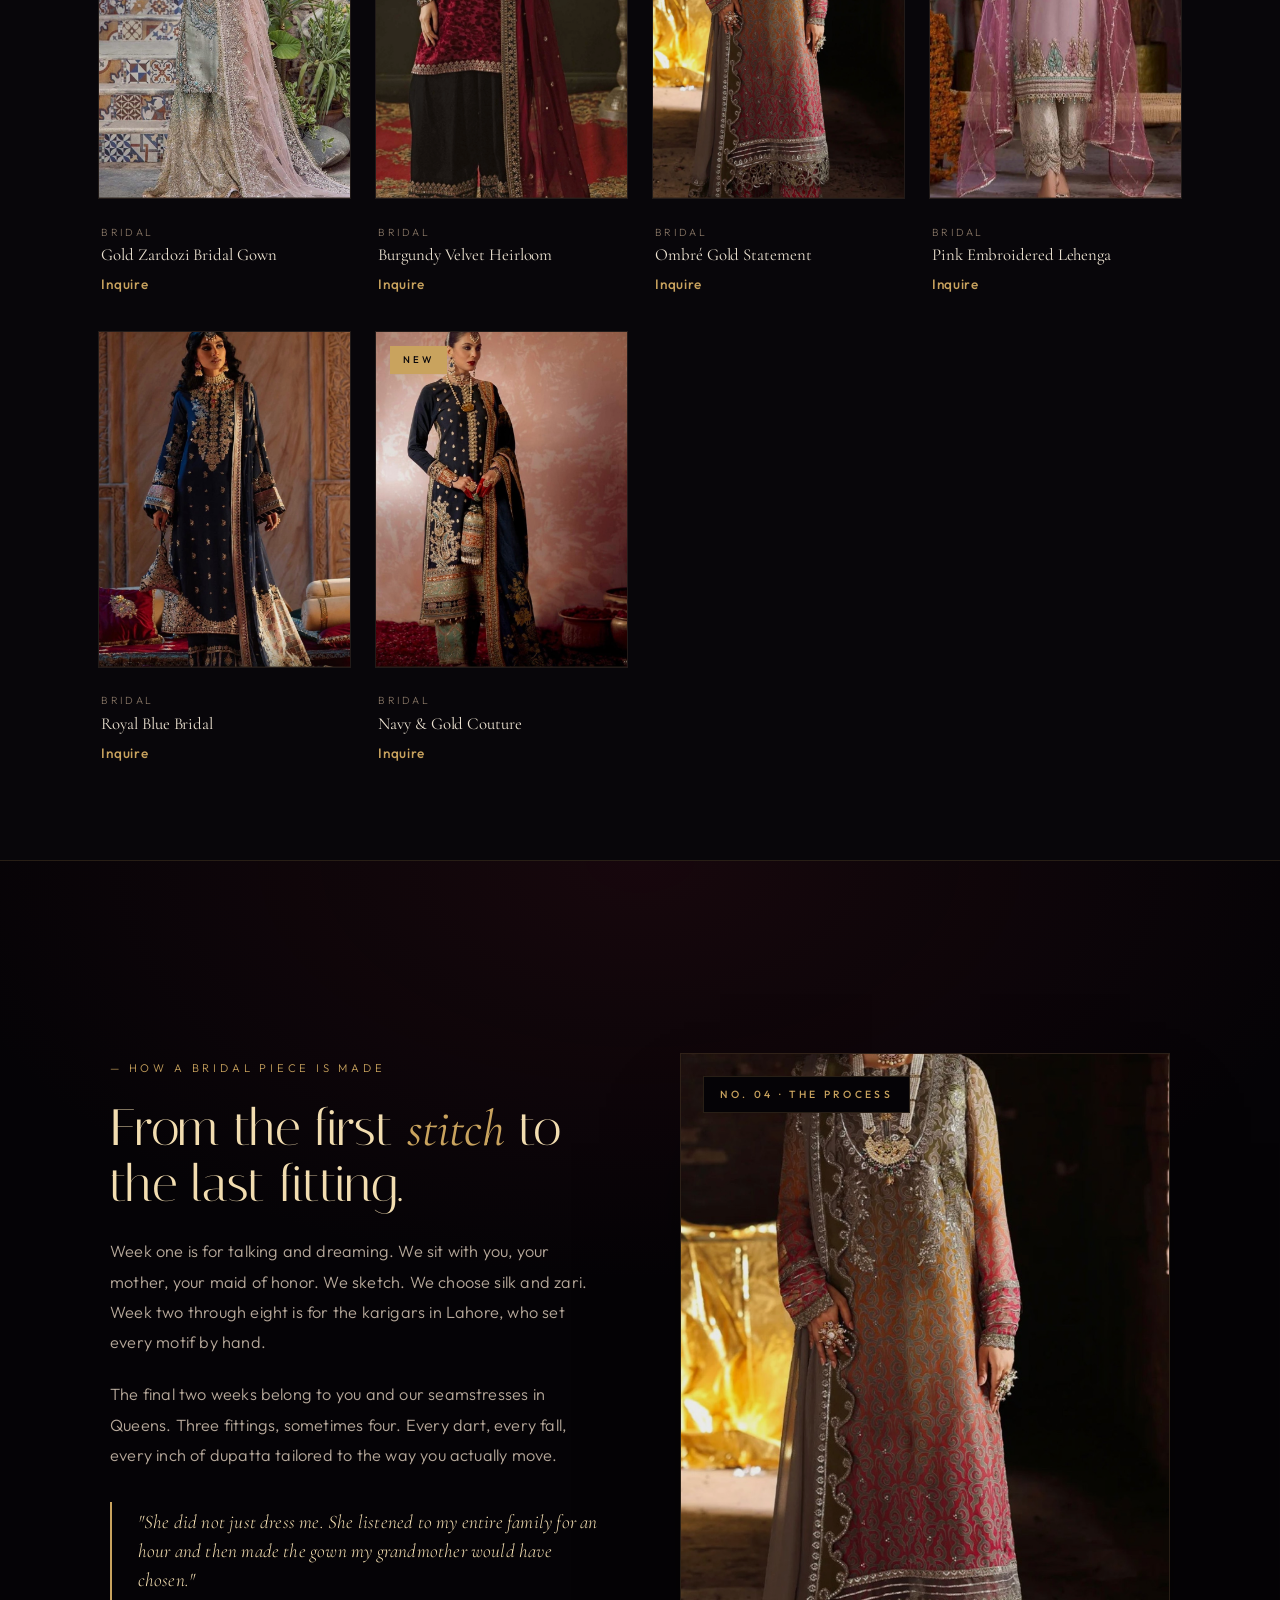
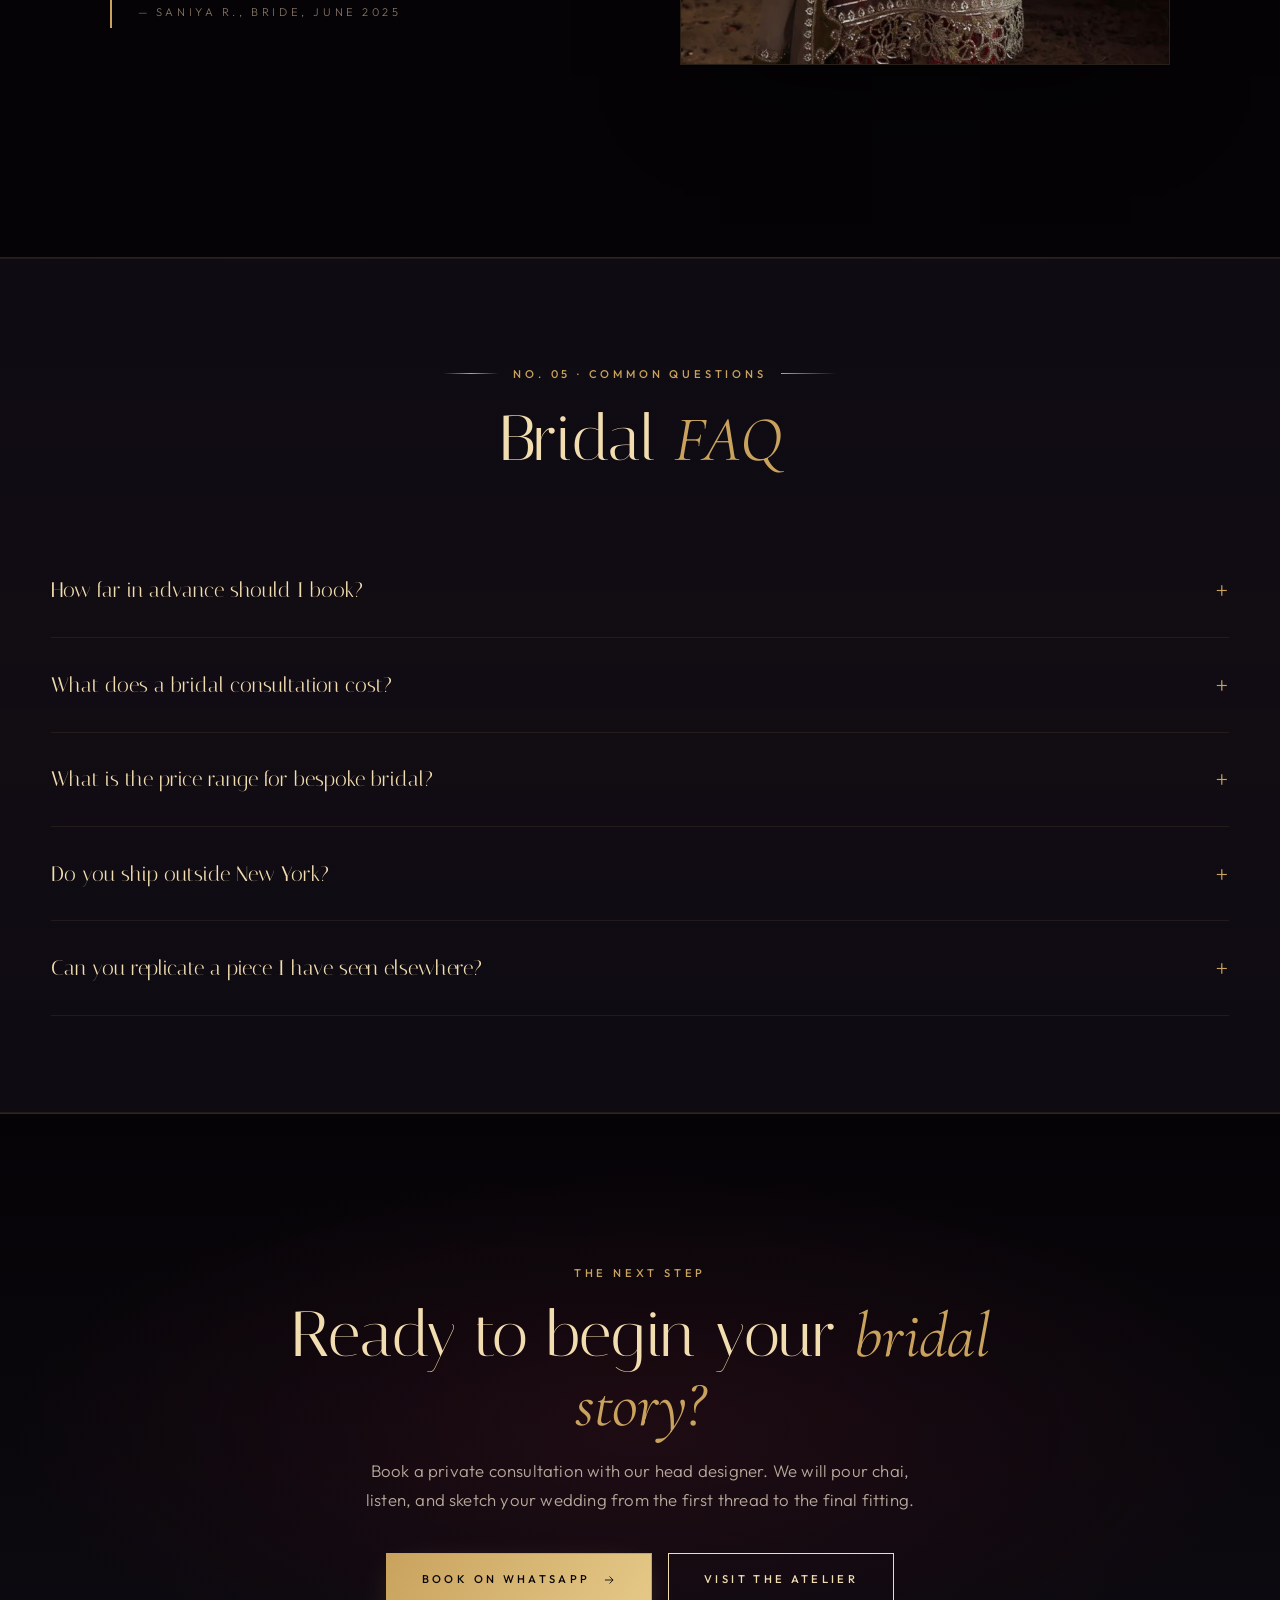
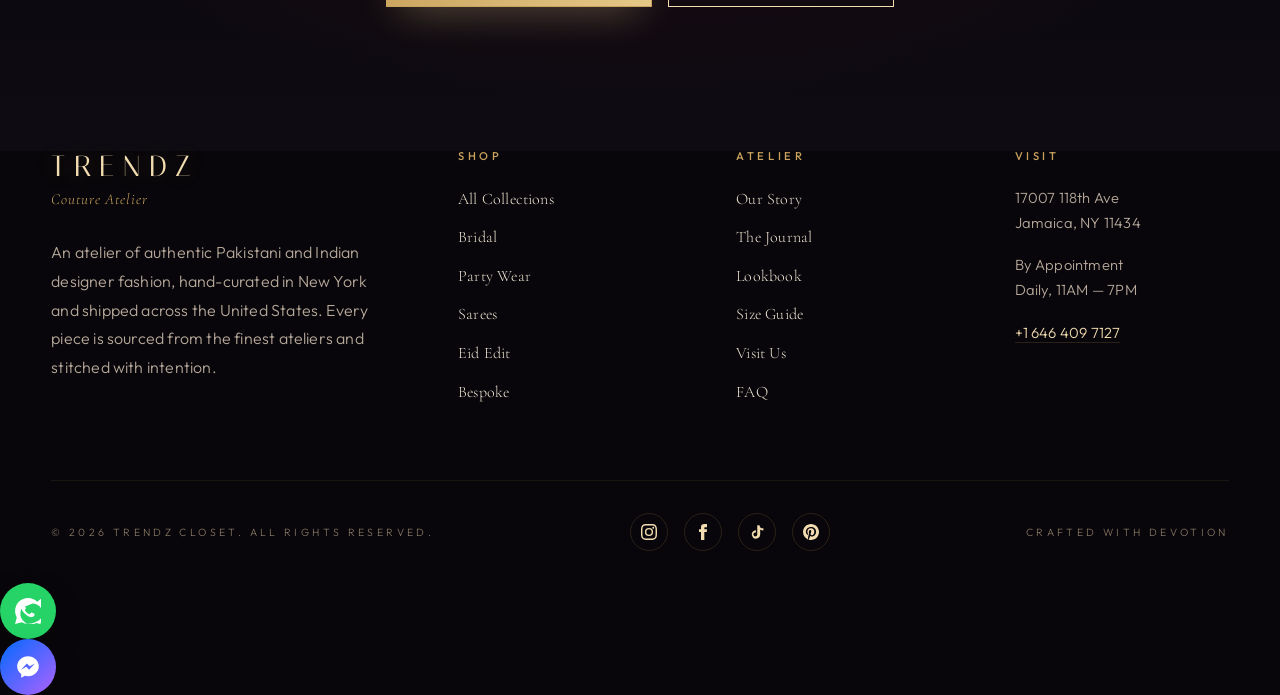
<file: bridal.html>
<!DOCTYPE html>
<html lang="en">
<head>
    <meta charset="UTF-8">
    <meta name="viewport" content="width=device-width, initial-scale=1.0">
    <title>Bridal · Trendz Closet | The Bridal Atelier</title>
    <meta name="description" content="The Trendz Closet bridal atelier. Heirloom couture, hand embroidery, and bespoke bridal gowns for Pakistani and Indian weddings in New York.">
    <meta name="theme-color" content="#08060A">
    <link rel="icon" type="image/jpeg" href="images/logo.jpg">
    <link rel="preconnect" href="https://fonts.googleapis.com">
    <link rel="preconnect" href="https://fonts.gstatic.com" crossorigin>
    <link href="https://fonts.googleapis.com/css2?family=Italiana&family=Cormorant+Garamond:ital,wght@0,400;0,500;0,600;0,700;1,400;1,500&family=Outfit:wght@200;300;400;500;600&display=swap" rel="stylesheet">
    <link rel="stylesheet" href="css/styles.css">
    <style>
        /* Bridal-specific hero */
        .bridal-hero {
            position: relative;
            height: 90vh;
            min-height: 640px;
            overflow: hidden;
            background: var(--night);
        }
        .bridal-hero img {
            position: absolute;
            inset: 0;
            width: 100%;
            height: 100%;
            object-fit: cover;
            object-position: center 30%;
            filter: brightness(0.62) saturate(1.08);
            transform: scale(1.05);
            animation: bridal-zoom 14s var(--ease) infinite alternate;
        }
        @keyframes bridal-zoom {
            from { transform: scale(1.05); }
            to   { transform: scale(1.13); }
        }
        .bridal-hero::after {
            content: '';
            position: absolute;
            inset: 0;
            background:
                linear-gradient(180deg, rgba(8,6,10,0.55) 0%, rgba(107,26,44,0.25) 50%, rgba(8,6,10,0.92) 100%),
                radial-gradient(ellipse at 30% 70%, rgba(201,163,94,0.12), transparent 60%);
        }
        .bridal-hero-content {
            position: relative;
            z-index: 2;
            height: 100%;
            display: flex;
            flex-direction: column;
            justify-content: flex-end;
            padding: 5% 5% 7%;
            max-width: 1700px;
            margin: 0 auto;
        }
        .bridal-hero h1 {
            font-family: var(--font-display);
            font-size: clamp(3rem, 8vw, 7rem);
            color: var(--gold-pale);
            line-height: 0.95;
            letter-spacing: -0.012em;
            margin-bottom: 1.5rem;
            text-shadow: 0 6px 40px rgba(0,0,0,0.6);
        }
        .bridal-hero h1 .italic {
            font-family: var(--font-serif);
            font-style: italic;
            color: var(--gold);
            font-weight: 400;
        }
        .bridal-hero p {
            color: var(--gold-pale);
            font-family: var(--font-serif);
            font-style: italic;
            font-size: 1.45rem;
            max-width: 600px;
            line-height: 1.55;
            opacity: 0.95;
        }
        .bridal-hero-eyebrow {
            color: var(--gold);
            font-size: 0.72rem;
            letter-spacing: 0.42em;
            text-transform: uppercase;
            margin-bottom: 1.8rem;
            font-weight: 500;
            display: inline-flex;
            align-items: center;
            gap: 0.9rem;
        }
        .bridal-hero-eyebrow::before {
            content: '';
            width: 48px;
            height: 1px;
            background: linear-gradient(90deg, transparent, var(--gold));
        }

        /* Bridal services grid */
        .service-grid {
            display: grid;
            grid-template-columns: repeat(3, 1fr);
            gap: 0;
            border-top: 1px solid var(--line-light);
            border-bottom: 1px solid var(--line-light);
            background: var(--obsidian);
        }
        .service-card {
            padding: 4.5rem 3rem;
            border-right: 1px solid var(--line);
            text-align: center;
            transition: background 0.5s var(--ease), transform 0.5s var(--ease);
            position: relative;
            overflow: hidden;
        }
        .service-card::before {
            content: '';
            position: absolute;
            inset: 0;
            background: radial-gradient(ellipse 80% 60% at 50% 100%, var(--gold-glow), transparent 70%);
            opacity: 0;
            transition: opacity 0.6s var(--ease);
            pointer-events: none;
        }
        .service-card:hover::before { opacity: 1; }
        .service-card:last-child { border-right: none; }
        .service-card:hover { background: var(--plum); }
        .service-card > * { position: relative; }
        .service-card .icon {
            width: 58px;
            height: 58px;
            margin: 0 auto 1.8rem;
            color: var(--gold);
            transition: transform 0.5s var(--ease), color 0.5s var(--ease);
        }
        .service-card:hover .icon { color: var(--gold-bright); transform: translateY(-4px); }
        .service-card .icon svg { width: 100%; height: 100%; stroke: currentColor; fill: none; stroke-width: 1.2; }
        .service-card h3 {
            font-family: var(--font-display);
            font-size: 1.75rem;
            color: var(--gold-pale);
            margin-bottom: 1rem;
            letter-spacing: 0.01em;
        }
        .service-card h3 .italic {
            font-family: var(--font-serif);
            font-style: italic;
            color: var(--gold);
        }
        .service-card p {
            color: var(--text-mid);
            line-height: 1.75;
            font-size: 0.96rem;
        }

        @media (max-width: 900px) {
            .service-grid { grid-template-columns: 1fr; }
            .service-card { border-right: none; border-bottom: 1px solid var(--line); }
            .service-card:last-child { border-bottom: none; }
            .bridal-hero { height: 75vh; }
        }
    </style>
</head>
<body>
    <div id="announce"></div>
    <div id="mainNav"></div>

    <section class="bridal-hero">
        <img src="images/bridal-gold.jpg" alt="Trendz Closet bridal couture">
        <div class="bridal-hero-content">
            <div class="bridal-hero-eyebrow reveal">The Bridal Atelier</div>
            <h1 class="reveal delay-1">She walks in <span class="italic">gold,</span><br>she leaves in <span class="italic">forever.</span></h1>
            <p class="reveal delay-2">Hand embroidered heirloom couture, crafted in Lahore, fitted in New York. For the bride who carries her heritage into every doorway.</p>
        </div>
    </section>

    <section class="section bg-paper">
        <div class="container">
            <div class="editorial-split">
                <div class="editorial-image reveal">
                    <img src="images/burgundy-velvet.jpg" alt="Bridal velvet detail">
                    <div class="pin">No. 01 · The Vision</div>
                </div>
                <div class="editorial-text reveal delay-1">
                    <span class="number">— a story in thread</span>
                    <h3>Where <span class="italic">tradition</span> meets the woman she has become.</h3>
                    <p>Every Trendz bride begins with a conversation. We listen for the story you want to tell, the moment you have imagined since you were a girl, the colors that mean something only your family understands. Then our master craftspeople in Lahore translate it into thread.</p>
                    <p>Zardozi, dabka, sequins set by hand, and silks that catch every candle. Each piece takes between six and twelve weeks. None of it is rushed, none of it repeated.</p>
                    <a href="https://wa.me/16464097127?text=Hi%20Trendz%20Closet,%20I%27d%20like%20to%20book%20a%20bridal%20consultation." class="btn btn-primary" target="_blank" rel="noopener">
                        Book a Consultation
                        <svg viewBox="0 0 24 24" fill="none" stroke="currentColor" stroke-width="1.5"><path d="M5 12h14M13 6l6 6-6 6"/></svg>
                    </a>
                </div>
            </div>
        </div>
    </section>

    <section class="section bg-bone">
        <div class="container">
            <div class="section-head center">
                <span class="eyebrow center">No. 02 · What We Offer</span>
                <h2>The bridal <span class="italic">experience</span></h2>
                <p>Three signature paths to your wedding wardrobe, from a single statement piece to an entire trousseau.</p>
            </div>
        </div>
        <div class="service-grid">
            <div class="service-card reveal">
                <div class="icon">
                    <svg viewBox="0 0 24 24"><path d="M12 2L14 8L20 8L15 12L17 18L12 14L7 18L9 12L4 8L10 8L12 2Z"/></svg>
                </div>
                <h3>Signature <span class="italic">Bridal</span></h3>
                <p>A ready-to-wear bridal gown from our curated bridal capsule. Fitted to you in our Queens atelier, delivered in two to three weeks.</p>
            </div>
            <div class="service-card reveal delay-1">
                <div class="icon">
                    <svg viewBox="0 0 24 24"><path d="M12 2v6m0 0l-4-4m4 4l4-4M5 12l4 4 4-4 4 4 4-4M5 22h14"/></svg>
                </div>
                <h3>Bespoke <span class="italic">Couture</span></h3>
                <p>A one-of-one bridal piece, designed with you from sketch to final fitting. Six to twelve weeks from first consultation.</p>
            </div>
            <div class="service-card reveal delay-2">
                <div class="icon">
                    <svg viewBox="0 0 24 24"><rect x="3" y="3" width="18" height="18" rx="1"/><path d="M3 9h18M9 3v18"/></svg>
                </div>
                <h3>Trousseau <span class="italic">Curation</span></h3>
                <p>Your full bridal wardrobe. Nikkah, mehndi, mayoun, walima, valima, reception. We plan it as one story, in one palette.</p>
            </div>
        </div>
    </section>

    <section class="section bg-paper">
        <div class="container">
            <div class="section-head center">
                <span class="eyebrow center">No. 03 · The Collection</span>
                <h2>Bridal <span class="italic">pieces</span></h2>
                <p>A selection of recent Trendz bridal gowns. Tap any piece to inquire on availability or commission a similar look.</p>
            </div>
            <div class="products" id="bridalGrid">
                <div class="loading-state">
                    <div class="spinner"></div>
                    <p>Loading bridal pieces…</p>
                </div>
            </div>
        </div>
    </section>

    <section class="section bg-ink">
        <div class="container">
            <div class="editorial-split reverse">
                <div class="editorial-image reveal">
                    <img src="images/ombre-gold.jpg" alt="Bridal embroidery detail">
                    <div class="pin">No. 04 · The Process</div>
                </div>
                <div class="editorial-text reveal delay-1">
                    <span class="number">— how a bridal piece is made</span>
                    <h3>From the first <span class="italic">stitch</span> to the last fitting.</h3>
                    <p>Week one is for talking and dreaming. We sit with you, your mother, your maid of honor. We sketch. We choose silk and zari. Week two through eight is for the karigars in Lahore, who set every motif by hand.</p>
                    <p>The final two weeks belong to you and our seamstresses in Queens. Three fittings, sometimes four. Every dart, every fall, every inch of dupatta tailored to the way you actually move.</p>
                    <blockquote class="quote">
                        "She did not just dress me. She listened to my entire family for an hour and then made the gown my grandmother would have chosen."
                        <span style="display: block; margin-top: 0.6rem; font-style: normal; font-family: var(--font-sans); font-size: 0.7rem; letter-spacing: 0.32em; color: var(--text-soft);">&mdash; SANIYA R., BRIDE, JUNE 2025</span>
                    </blockquote>
                </div>
            </div>
        </div>
    </section>

    <section class="section bg-bone">
        <div class="container">
            <div class="section-head center">
                <span class="eyebrow center">No. 05 · Common Questions</span>
                <h2>Bridal <span class="italic">FAQ</span></h2>
            </div>
            <div class="faq-list">
                <div class="faq-item">
                    <button class="faq-q">How far in advance should I book?<span class="plus"></span></button>
                    <div class="faq-a"><p>For bespoke bridal, we recommend reaching out six months before your wedding date. For ready-to-wear bridal pieces with alterations, three to four weeks is comfortable. Last minute is sometimes possible — call us and let us see.</p></div>
                </div>
                <div class="faq-item">
                    <button class="faq-q">What does a bridal consultation cost?<span class="plus"></span></button>
                    <div class="faq-a"><p>The first consultation is on us. Up to ninety minutes with our head designer, including silk and embroidery swatches. If you commission a piece, the consultation is folded into the deposit.</p></div>
                </div>
                <div class="faq-item">
                    <button class="faq-q">What is the price range for bespoke bridal?<span class="plus"></span></button>
                    <div class="faq-a"><p>Bespoke bridal gowns begin at $2,800 and rise based on silk, embroidery density, and timeline. Most commissions fall between $3,500 and $7,500. We will walk you through every cost before you commit.</p></div>
                </div>
                <div class="faq-item">
                    <button class="faq-q">Do you ship outside New York?<span class="plus"></span></button>
                    <div class="faq-a"><p>Yes. We ship insured to brides across the United States and offer video fittings for clients outside the tri-state area. We will arrange a final in-person fitting in Queens if you can travel for it.</p></div>
                </div>
                <div class="faq-item">
                    <button class="faq-q">Can you replicate a piece I have seen elsewhere?<span class="plus"></span></button>
                    <div class="faq-a"><p>We can be inspired, not identical. Our karigars will create something that honors the silhouette or motif you love while remaining original to you. We never copy another designer's work directly.</p></div>
                </div>
            </div>
        </div>
    </section>

    <section class="cta-strip">
        <div class="cta-strip-inner reveal">
            <span class="eyebrow center" style="color: var(--gold); margin-bottom: 1.2rem; display: inline-block;">The Next Step</span>
            <h2>Ready to begin your <span class="italic">bridal story?</span></h2>
            <p>Book a private consultation with our head designer. We will pour chai, listen, and sketch your wedding from the first thread to the final fitting.</p>
            <div style="display: flex; gap: 1rem; justify-content: center; flex-wrap: wrap;">
                <a href="https://wa.me/16464097127?text=Hi%20Trendz%20Closet,%20I%27d%20like%20to%20book%20a%20bridal%20consultation." class="btn btn-gold" target="_blank" rel="noopener">
                    Book on WhatsApp
                    <svg viewBox="0 0 24 24" fill="none" stroke="currentColor" stroke-width="1.5"><path d="M5 12h14M13 6l6 6-6 6"/></svg>
                </a>
                <a href="contact.html" class="btn btn-outline-light">Visit the Atelier</a>
            </div>
        </div>
    </section>

    <div id="mainFooter"></div>
    <div id="floatingBtns"></div>

    <script src="js/main.js"></script>
    <script>
        buildNav('bridal');

        const BRIDAL_STATIC = [
            { name: 'Gold Zardozi Bridal Gown', cat: 'Bridal', price: 'Inquire', img: 'images/bridal-gold.jpg', badge: 'Bespoke' },
            { name: 'Burgundy Velvet Heirloom', cat: 'Bridal', price: 'Inquire', img: 'images/burgundy-velvet.jpg' },
            { name: 'Ombré Gold Statement', cat: 'Bridal', price: 'Inquire', img: 'images/ombre-gold.jpg', badge: 'Atelier' },
            { name: 'Pink Embroidered Lehenga', cat: 'Bridal', price: 'Inquire', img: 'images/pink-embroidered.jpg' },
            { name: 'Royal Blue Bridal', cat: 'Bridal', price: 'Inquire', img: 'images/royal-blue.jpg' },
            { name: 'Navy & Gold Couture', cat: 'Bridal', price: 'Inquire', img: 'images/navy-gold.jpg', badge: 'New' }
        ];

        async function loadBridal() {
            const grid = document.getElementById('bridalGrid');
            const photos = await fetchAlbumPhotos(CONFIG.albums.bridal, 9);
            if (photos && photos.length) {
                grid.innerHTML = photos.map(p => buildProductCard(p, 'Bridal')).join('');
            } else {
                grid.innerHTML = BRIDAL_STATIC.map((p, i) => `
                    <article class="product-card reveal${i > 2 ? ' delay-1' : ''}">
                        <div class="product-image-wrap">
                            <img src="${p.img}" alt="${p.name}" loading="lazy">
                            ${p.badge ? `<span class="product-badge ${p.badge === 'Bespoke' ? 'wine' : 'gold'}">${p.badge}</span>` : ''}
                            <div class="product-quick">
                                <a href="https://wa.me/16464097127?text=Hi,%20I%27d%20like%20to%20inquire%20about%20the%20${encodeURIComponent(p.name)}" class="quick-btn" target="_blank" rel="noopener">Inquire</a>
                            </div>
                        </div>
                        <div class="product-info">
                            <span class="product-cat">${p.cat}</span>
                            <h3 class="product-name">${p.name}</h3>
                            <div class="product-meta">
                                <span class="product-price">${p.price}</span>
                            </div>
                        </div>
                    </article>
                `).join('');
            }
            observeNewReveals();
        }

        loadBridal();
    </script>
</body>
</html>
</file>
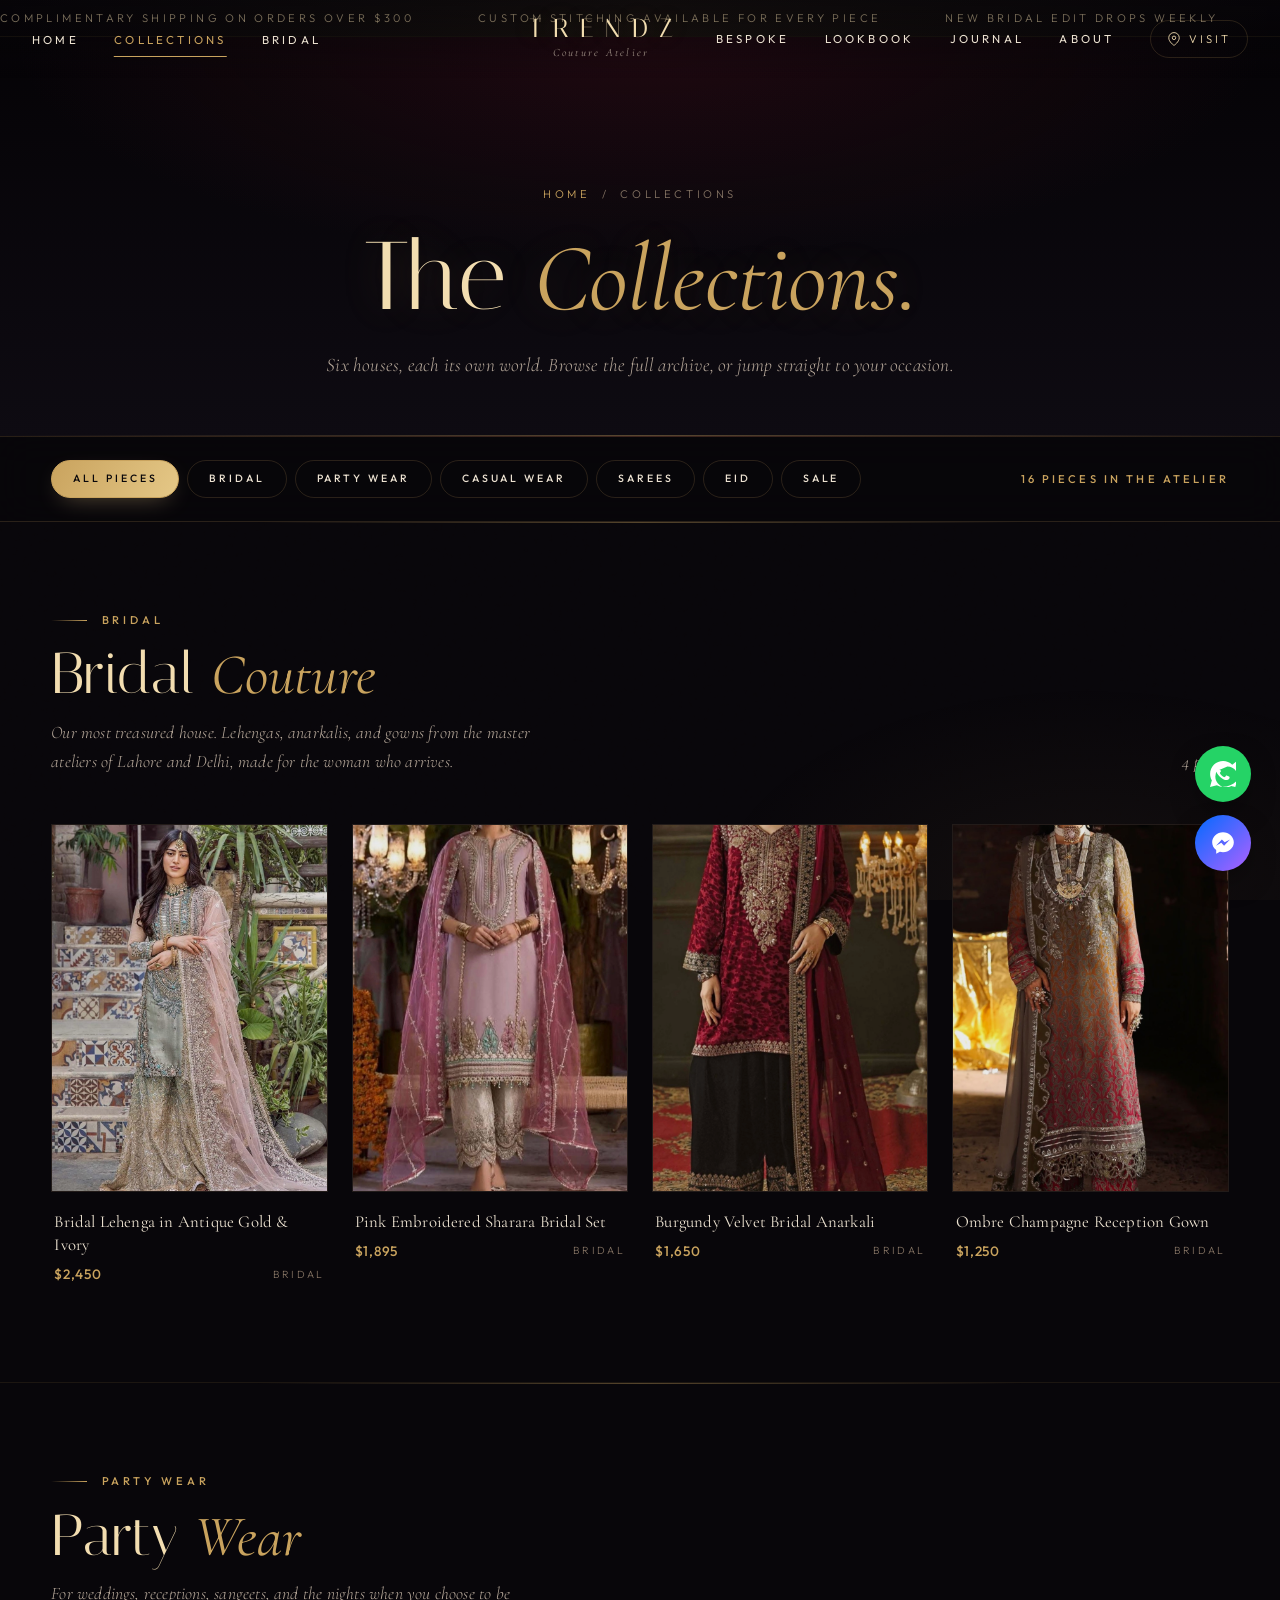
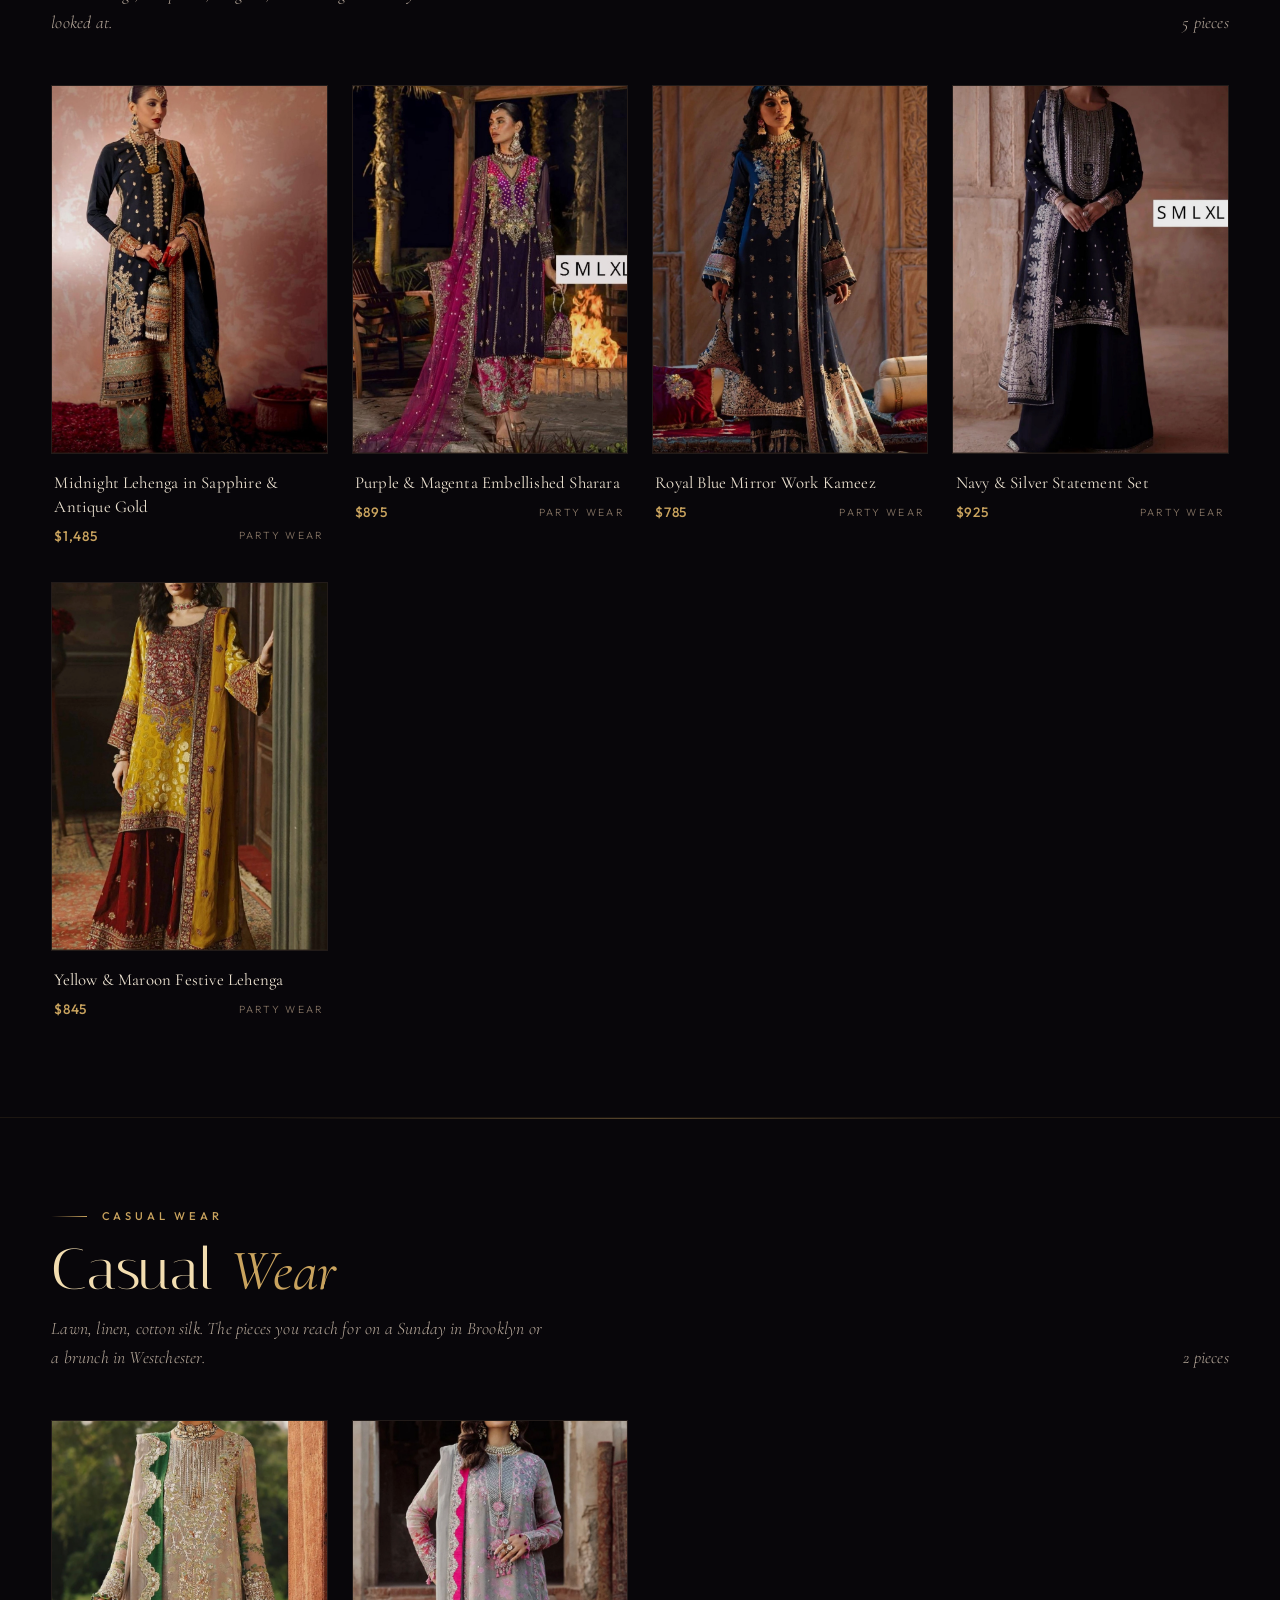
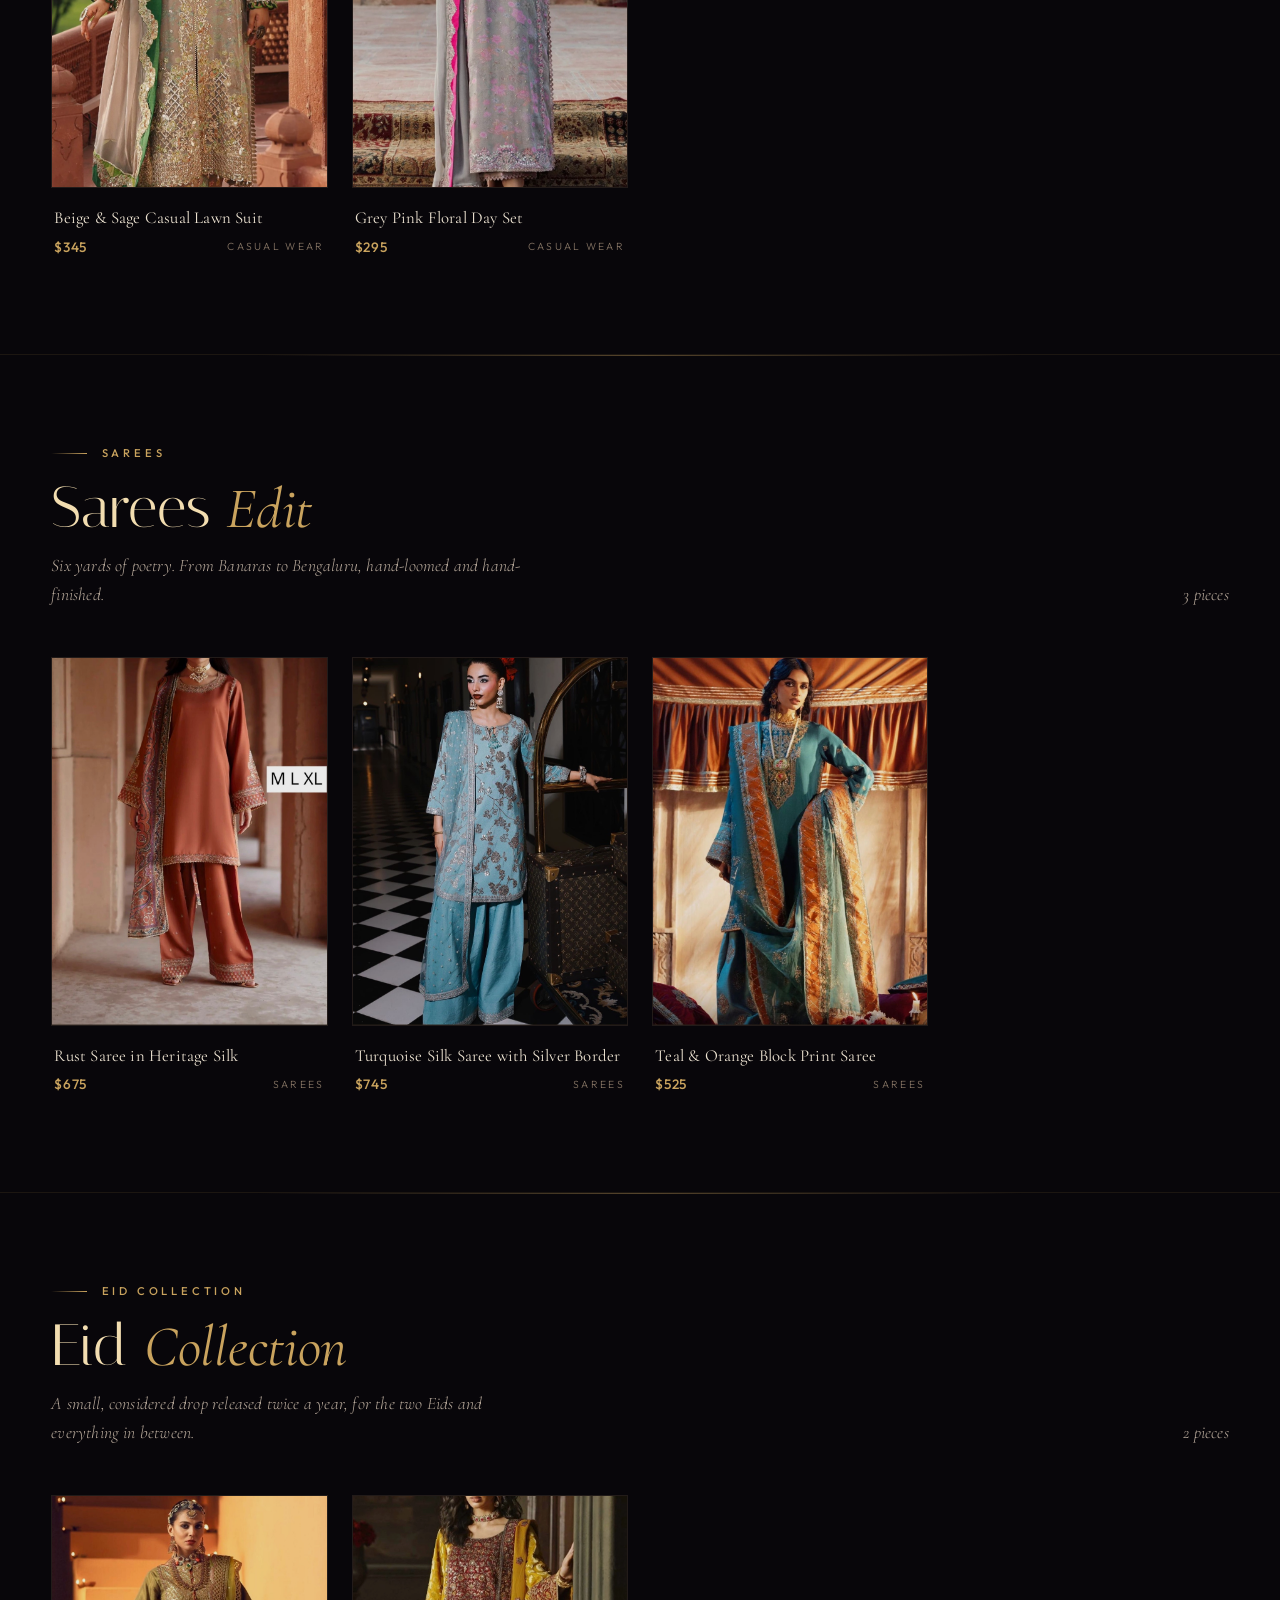
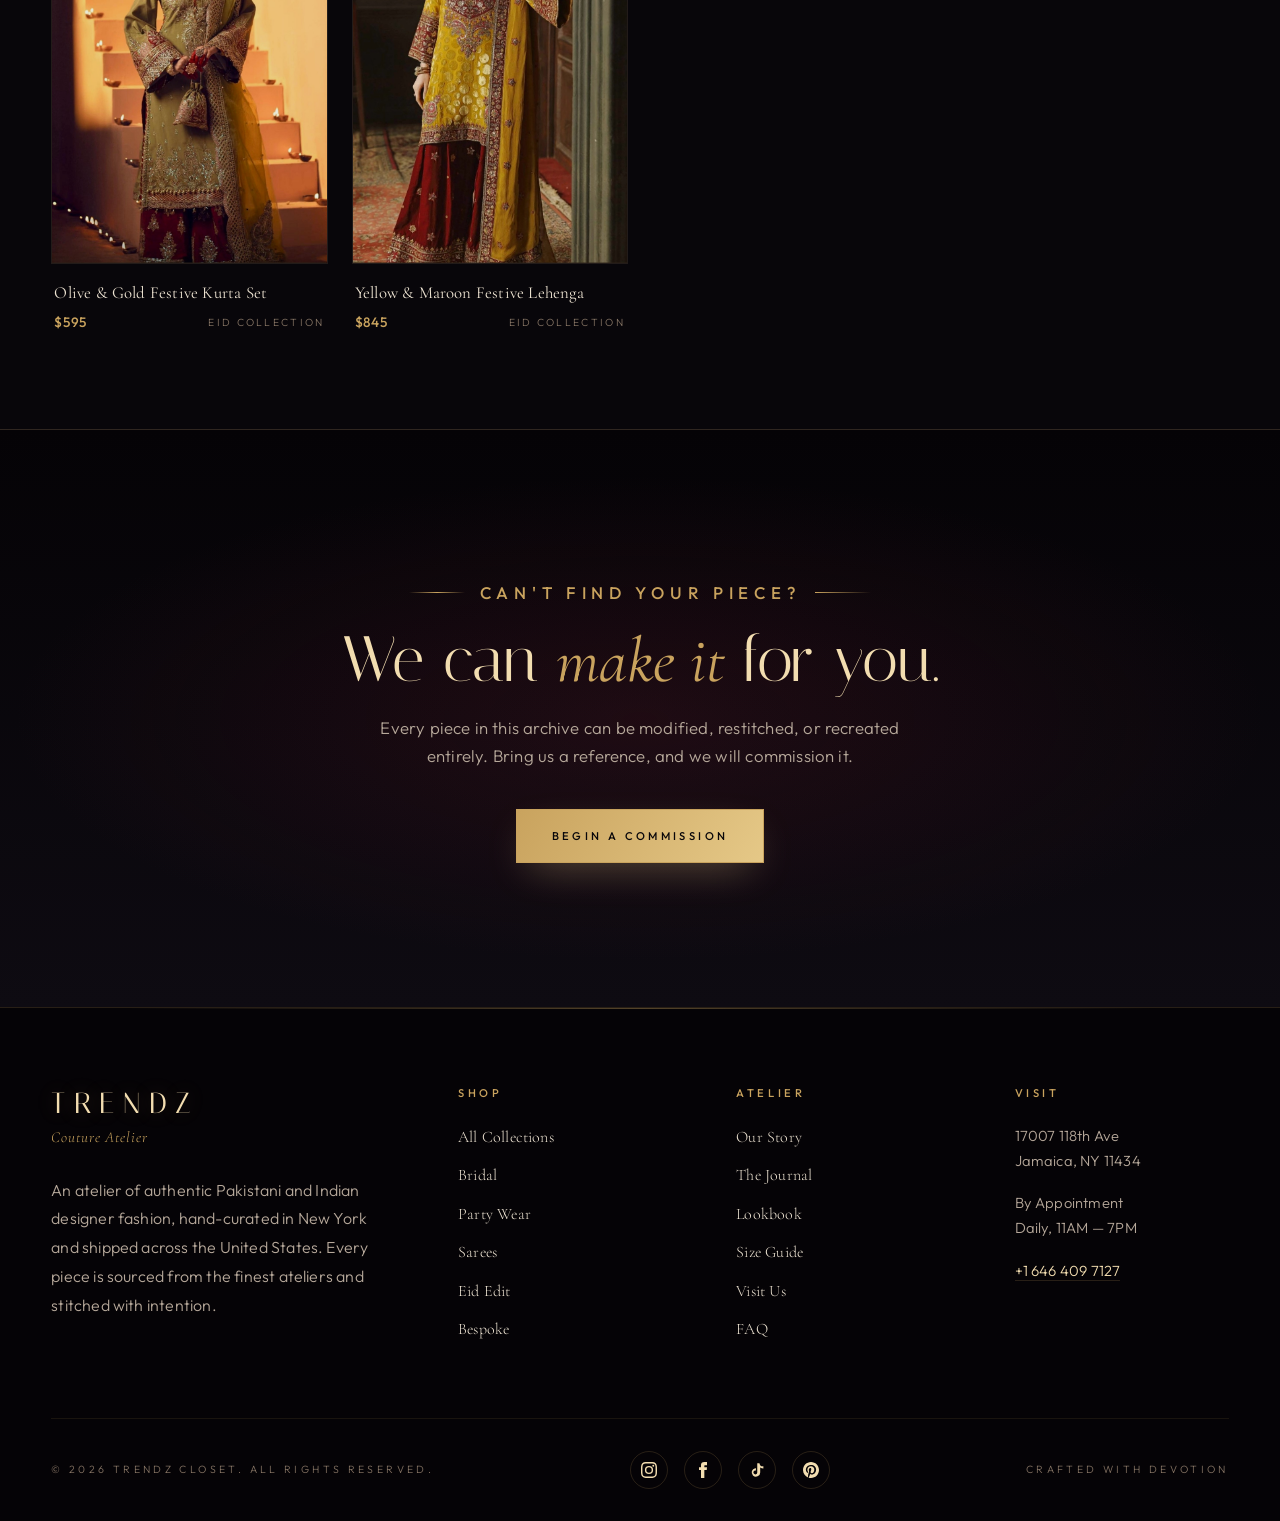
<file: collections.html>
<!DOCTYPE html>
<html lang="en">
<head>
    <meta charset="UTF-8">
    <meta name="viewport" content="width=device-width, initial-scale=1.0">
    <title>Collections · Trendz Closet | Pakistani & Indian Designer Fashion</title>
    <meta name="description" content="Browse the complete Trendz Closet collections. Bridal, Party Wear, Sarees, Casual Wear, Eid Collection, and Sale.">
    <meta name="theme-color" content="#08060A">
    <link rel="icon" type="image/jpeg" href="images/logo.jpg">
    <link rel="preconnect" href="https://fonts.googleapis.com">
    <link rel="preconnect" href="https://fonts.gstatic.com" crossorigin>
    <link href="https://fonts.googleapis.com/css2?family=Italiana&family=Cormorant+Garamond:ital,wght@0,400;0,500;0,600;0,700;1,400;1,500&family=Outfit:wght@200;300;400;500;600&display=swap" rel="stylesheet">
    <link rel="stylesheet" href="css/styles.css">
    <style>
        /* Collection-specific filter bar */
        .filter-bar {
            background: rgba(8,6,10,0.85);
            backdrop-filter: blur(18px) saturate(140%);
            -webkit-backdrop-filter: blur(18px) saturate(140%);
            border-bottom: 1px solid var(--line-light);
            padding: 1.4rem 4%;
            position: sticky;
            top: var(--nav-h-scrolled);
            z-index: 50;
            display: flex;
            justify-content: space-between;
            align-items: center;
            flex-wrap: wrap;
            gap: 1rem;
        }
        .filter-chips { display: flex; gap: 0.5rem; flex-wrap: wrap; }
        .filter-chip {
            padding: 0.6rem 1.3rem;
            border: 1px solid var(--line-light);
            background: transparent;
            font-family: var(--font-sans);
            font-size: 0.66rem;
            letter-spacing: 0.28em;
            text-transform: uppercase;
            font-weight: 500;
            color: var(--text);
            cursor: pointer;
            transition: all 0.4s var(--ease);
            border-radius: 99px;
        }
        .filter-chip:hover { border-color: var(--gold); color: var(--gold); background: rgba(201,163,94,0.06); }
        .filter-chip.active {
            background: linear-gradient(120deg, var(--gold), var(--gold-bright));
            color: var(--night);
            border-color: var(--gold);
            box-shadow: 0 8px 24px -10px var(--gold-glow-strong);
        }
        .filter-meta {
            font-size: 0.7rem;
            letter-spacing: 0.28em;
            color: var(--gold);
            text-transform: uppercase;
            font-weight: 500;
        }
        .collection-section { padding: 5rem 0 6rem; position: relative; }
        .collection-section:not(:first-of-type) { border-top: 1px solid var(--line); }
        .collection-section::before {
            content: '';
            position: absolute;
            top: 0; left: 50%;
            transform: translateX(-50%);
            width: 60%;
            height: 1px;
            background: linear-gradient(90deg, transparent, var(--gold), transparent);
            opacity: 0.4;
        }
        .coll-header {
            display: flex;
            justify-content: space-between;
            align-items: flex-end;
            padding: 0 4%;
            margin-bottom: 3rem;
            flex-wrap: wrap;
            gap: 2rem;
            max-width: 1700px;
            margin-left: auto;
            margin-right: auto;
        }
        .coll-header h2 {
            font-size: clamp(2.2rem, 4.5vw, 3.6rem);
            color: var(--gold-pale);
            line-height: 1;
        }
        .coll-header h2 .italic { font-family: var(--font-serif); font-style: italic; color: var(--gold); }
        .coll-header .meta {
            font-family: var(--font-serif);
            font-style: italic;
            color: var(--text-mid);
            font-size: 1.1rem;
        }
        .coll-header .eyebrow { color: var(--gold); }
    </style>
</head>
<body>
    <div id="announce" class="announce-bar"></div>
    <nav id="mainNav" class="nav"></nav>

    <!-- PAGE HEADER -->
    <header class="page-header">
        <div class="page-header-inner">
            <div class="breadcrumb"><a href="index.html">Home</a><span class="sep">/</span><span>Collections</span></div>
            <h1>The <span class="italic">Collections.</span></h1>
            <p>Six houses, each its own world. Browse the full archive, or jump straight to your occasion.</p>
        </div>
    </header>

    <!-- FILTER BAR -->
    <div class="filter-bar" id="filterBar">
        <div class="filter-chips" id="filterChips">
            <button class="filter-chip active" data-cat="all">All Pieces</button>
            <button class="filter-chip" data-cat="Bridal">Bridal</button>
            <button class="filter-chip" data-cat="Party Wear">Party Wear</button>
            <button class="filter-chip" data-cat="Casual Wear">Casual Wear</button>
            <button class="filter-chip" data-cat="Sarees">Sarees</button>
            <button class="filter-chip" data-cat="Eid Collection">Eid</button>
            <button class="filter-chip" data-cat="Sale">Sale</button>
        </div>
        <div style="display: flex; align-items: center; gap: 1.5rem;">
            <span class="filter-meta" id="filterCount">Loading...</span>
        </div>
    </div>

    <!-- COLLECTIONS -->
    <main id="collectionsMain">
        <div id="collectionsContainer">
            <div class="loading-state"><div class="spinner"></div><p>Curating the Atelier</p></div>
        </div>
    </main>

    <!-- CTA STRIP -->
    <section class="cta-strip">
        <div class="cta-strip-inner reveal">
            <p class="eyebrow center" style="color: var(--gold); margin-bottom: 1.2rem;">Can't Find Your Piece?</p>
            <h2>We can <span class="italic">make it</span> for you.</h2>
            <p>Every piece in this archive can be modified, restitched, or recreated entirely. Bring us a reference, and we will commission it.</p>
            <a href="bespoke.html" class="btn btn-gold">Begin a Commission</a>
        </div>
    </section>

    <footer id="mainFooter"></footer>
    <div id="floatingBtns" class="floating"></div>

    <script src="js/main.js"></script>
    <script>
        buildNav('collections');

        // Static fallback content per category
        const STATIC = {
            'Bridal': [
                { name: 'Bridal Lehenga in Antique Gold & Ivory\n$2,450', img: 'images/bridal-gold.jpg' },
                { name: 'Pink Embroidered Sharara Bridal Set\n$1,895', img: 'images/pink-embroidered.jpg' },
                { name: 'Burgundy Velvet Bridal Anarkali\n$1,650', img: 'images/burgundy-velvet.jpg' },
                { name: 'Ombre Champagne Reception Gown\n$1,250', img: 'images/ombre-gold.jpg' }
            ],
            'Party Wear': [
                { name: 'Midnight Lehenga in Sapphire & Antique Gold\n$1,485', img: 'images/navy-gold.jpg' },
                { name: 'Purple & Magenta Embellished Sharara\n$895', img: 'images/purple-magenta.jpg' },
                { name: 'Royal Blue Mirror Work Kameez\n$785', img: 'images/royal-blue.jpg' },
                { name: 'Navy & Silver Statement Set\n$925', img: 'images/navy-silver.jpg' },
                { name: 'Yellow & Maroon Festive Lehenga\n$845', img: 'images/yellow-maroon.jpg' }
            ],
            'Casual Wear': [
                { name: 'Beige & Sage Casual Lawn Suit\n$345', img: 'images/beige-green.jpg' },
                { name: 'Grey Pink Floral Day Set\n$295', img: 'images/grey-pink-floral.jpg' }
            ],
            'Sarees': [
                { name: 'Rust Saree in Heritage Silk\n$675', img: 'images/rust-orange.jpg' },
                { name: 'Turquoise Silk Saree with Silver Border\n$745', img: 'images/turquoise-silver.jpg' },
                { name: 'Teal & Orange Block Print Saree\n$525', img: 'images/teal-orange.jpg' }
            ],
            'Eid Collection': [
                { name: 'Olive & Gold Festive Kurta Set\n$595', img: 'images/olive-festive.jpg' },
                { name: 'Yellow & Maroon Festive Lehenga\n$845', img: 'images/yellow-maroon.jpg' }
            ],
            'Sale': []
        };

        const STORIES = {
            'Bridal': 'Our most treasured house. Lehengas, anarkalis, and gowns from the master ateliers of Lahore and Delhi, made for the woman who arrives.',
            'Party Wear': 'For weddings, receptions, sangeets, and the nights when you choose to be looked at.',
            'Casual Wear': 'Lawn, linen, cotton silk. The pieces you reach for on a Sunday in Brooklyn or a brunch in Westchester.',
            'Sarees': 'Six yards of poetry. From Banaras to Bengaluru, hand-loomed and hand-finished.',
            'Eid Collection': 'A small, considered drop released twice a year, for the two Eids and everything in between.',
            'Sale': 'A rotating selection of last-season favorites at reduced atelier pricing. Limited pieces, no restocks.'
        };

        let allProducts = []; // { cat, photo, isStatic }
        let activeFilter = 'all';

        function renderStaticCard(p, cat) {
            const price = (p.name.match(/\$[\d,]+/) || ['Contact for Price'])[0];
            const title = p.name.split('\n')[0];
            const titleE = title.replace(/'/g, "\\'");
            const priceE = price.replace(/'/g, "\\'").replace(/\$/g, '\\$');
            return `<div class="product-card reveal" onclick="openLightbox('${p.img}', '${titleE}', '${priceE}')">
                <div class="product-image-wrap">
                    <img src="${p.img}" alt="${title}" loading="lazy">
                    <div class="product-quick">
                        <a href="https://wa.me/16464097127?text=${encodeURIComponent('Hello, I am interested in: ' + title)}" target="_blank" class="quick-btn" onclick="event.stopPropagation();">${ICONS.wa} Inquire</a>
                        <button class="quick-btn icon-only" onclick="event.stopPropagation(); openLightbox('${p.img}', '${titleE}', '${priceE}')" aria-label="Quick view">${ICONS.search}</button>
                    </div>
                </div>
                <div class="product-info">
                    <div class="product-name">${title}</div>
                    <div class="product-meta">
                        <div class="product-price">${price}</div>
                        <div class="product-cat">${cat}</div>
                    </div>
                </div>
            </div>`;
        }

        async function loadCollections() {
            const container = document.getElementById('collectionsContainer');
            const cats = CONFIG.categories;
            let total = 0;

            // Try API for each category
            const results = [];
            for (const cat of cats) {
                let photos = [];
                if (cat.albumId) {
                    try {
                        photos = await fetchAlbumPhotos(cat.albumId, 30);
                    } catch (e) {}
                }
                // Use API if available, otherwise static
                if (photos.length) {
                    results.push({ cat: cat.name, photos, isStatic: false });
                    total += photos.length;
                } else if (STATIC[cat.name] && STATIC[cat.name].length) {
                    results.push({ cat: cat.name, photos: STATIC[cat.name], isStatic: true });
                    total += STATIC[cat.name].length;
                }
            }

            document.getElementById('filterCount').textContent = `${total} pieces in the atelier`;

            container.innerHTML = results.map(r => {
                const story = STORIES[r.cat] || '';
                const cards = r.isStatic
                    ? r.photos.map(p => renderStaticCard(p, r.cat)).join('')
                    : r.photos.map(p => buildProductCard(p, { category: r.cat })).join('');

                return `<section class="collection-section" data-cat="${r.cat}">
                    <div class="coll-header">
                        <div>
                            <p class="eyebrow" style="margin-bottom: 1rem;">${r.cat}</p>
                            <h2>${r.cat === 'Bridal' ? 'Bridal' : r.cat.split(' ')[0]} <span class="italic">${r.cat === 'Bridal' ? 'Couture' : (r.cat.split(' ').slice(1).join(' ') || 'Edit')}</span></h2>
                            <p class="meta" style="margin-top: 0.8rem; max-width: 500px;">${story}</p>
                        </div>
                        <div class="meta">${r.photos.length} pieces</div>
                    </div>
                    <div class="products">${cards}</div>
                </section>`;
            }).join('');

            // Initial filter (from URL)
            const urlParams = new URLSearchParams(window.location.search);
            const initialCat = urlParams.get('cat');
            if (initialCat) {
                const chip = document.querySelector(`.filter-chip[data-cat="${initialCat}"]`);
                if (chip) {
                    chip.click();
                    setTimeout(() => {
                        const section = document.querySelector(`.collection-section[data-cat="${initialCat}"]`);
                        if (section) section.scrollIntoView({ behavior: 'smooth', block: 'start' });
                    }, 100);
                }
            }

            observeNewReveals();
        }

        // Filter
        document.getElementById('filterChips').addEventListener('click', (e) => {
            const chip = e.target.closest('.filter-chip');
            if (!chip) return;
            document.querySelectorAll('.filter-chip').forEach(c => c.classList.remove('active'));
            chip.classList.add('active');
            activeFilter = chip.dataset.cat;
            document.querySelectorAll('.collection-section').forEach(s => {
                s.style.display = (activeFilter === 'all' || s.dataset.cat === activeFilter) ? '' : 'none';
            });
        });

        // Handle hash
        if (window.location.hash) {
            const map = { '#bridal': 'Bridal', '#party': 'Party Wear', '#casual': 'Casual Wear', '#sarees': 'Sarees', '#eid': 'Eid Collection', '#sale': 'Sale' };
            const cat = map[window.location.hash];
            if (cat) {
                setTimeout(() => {
                    const chip = document.querySelector(`.filter-chip[data-cat="${cat}"]`);
                    if (chip) chip.click();
                }, 500);
            }
        }

        loadCollections();
    </script>
</body>
</html>
</file>
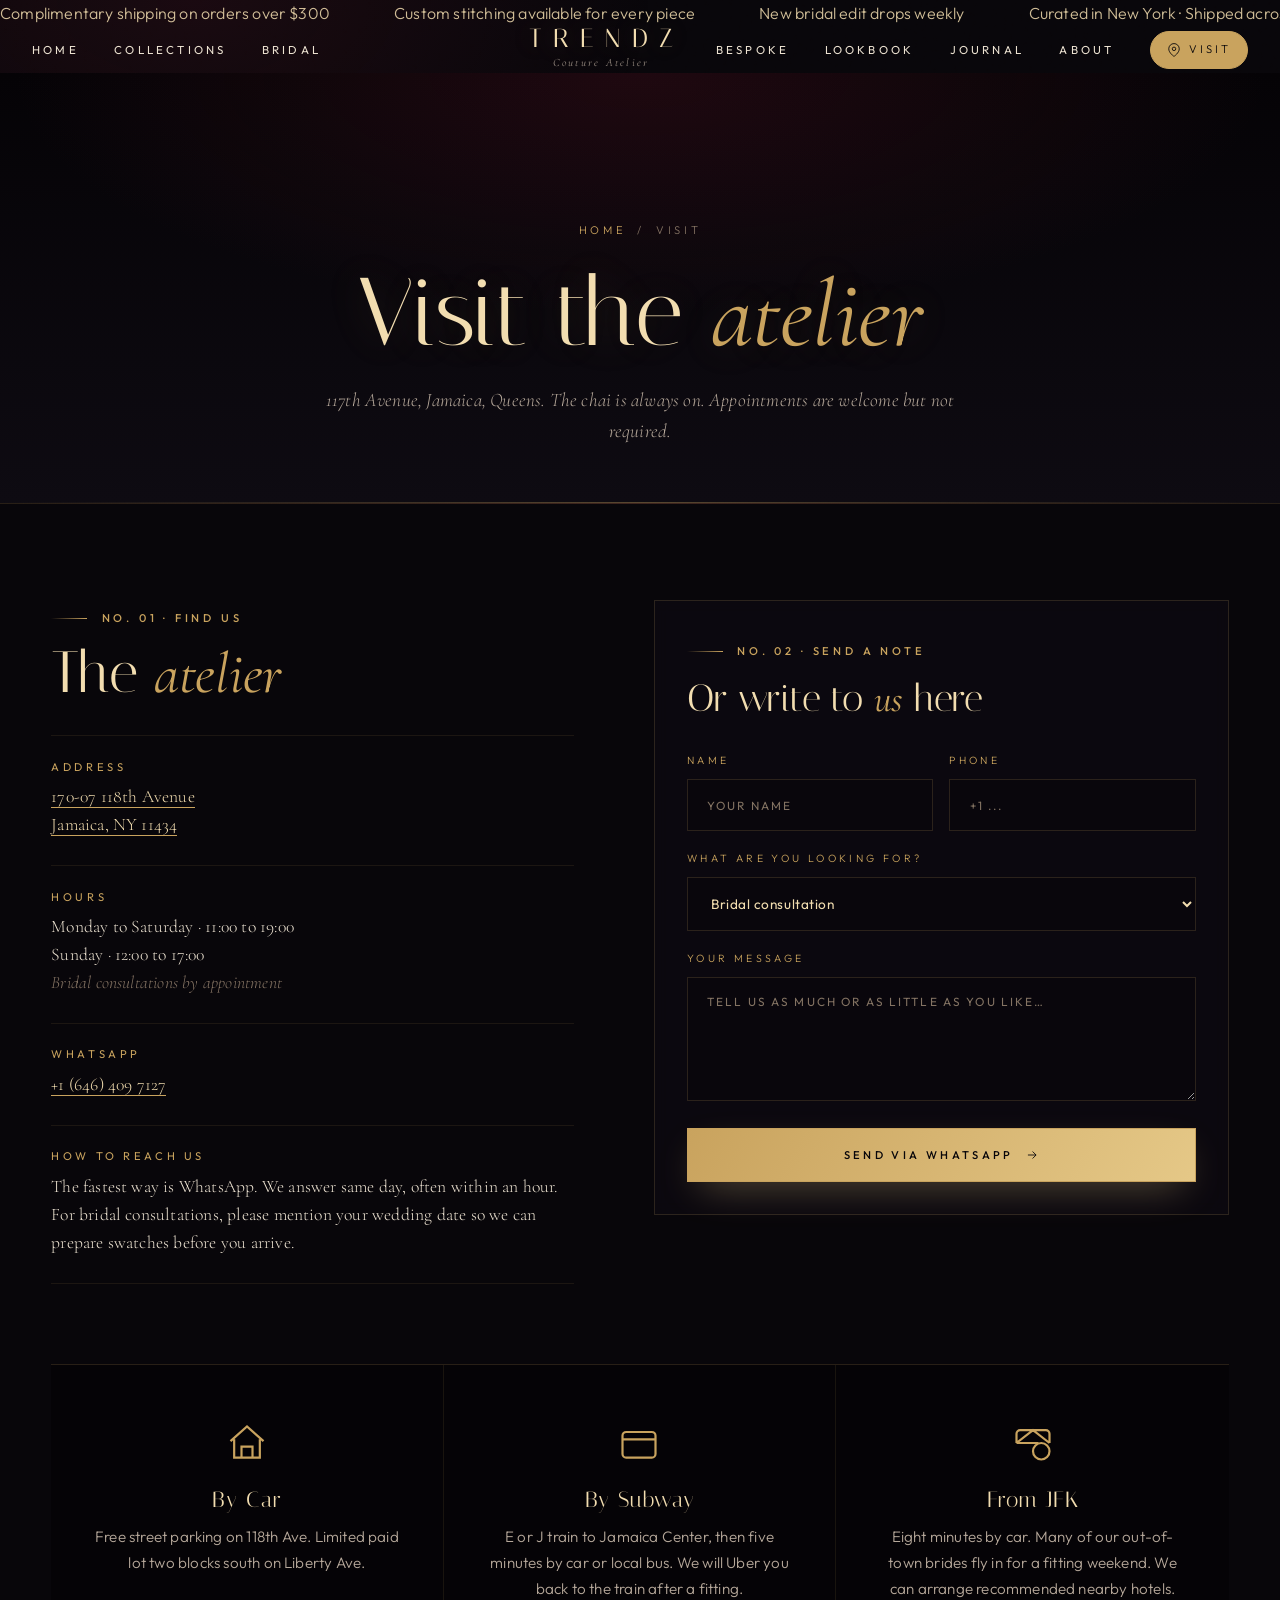
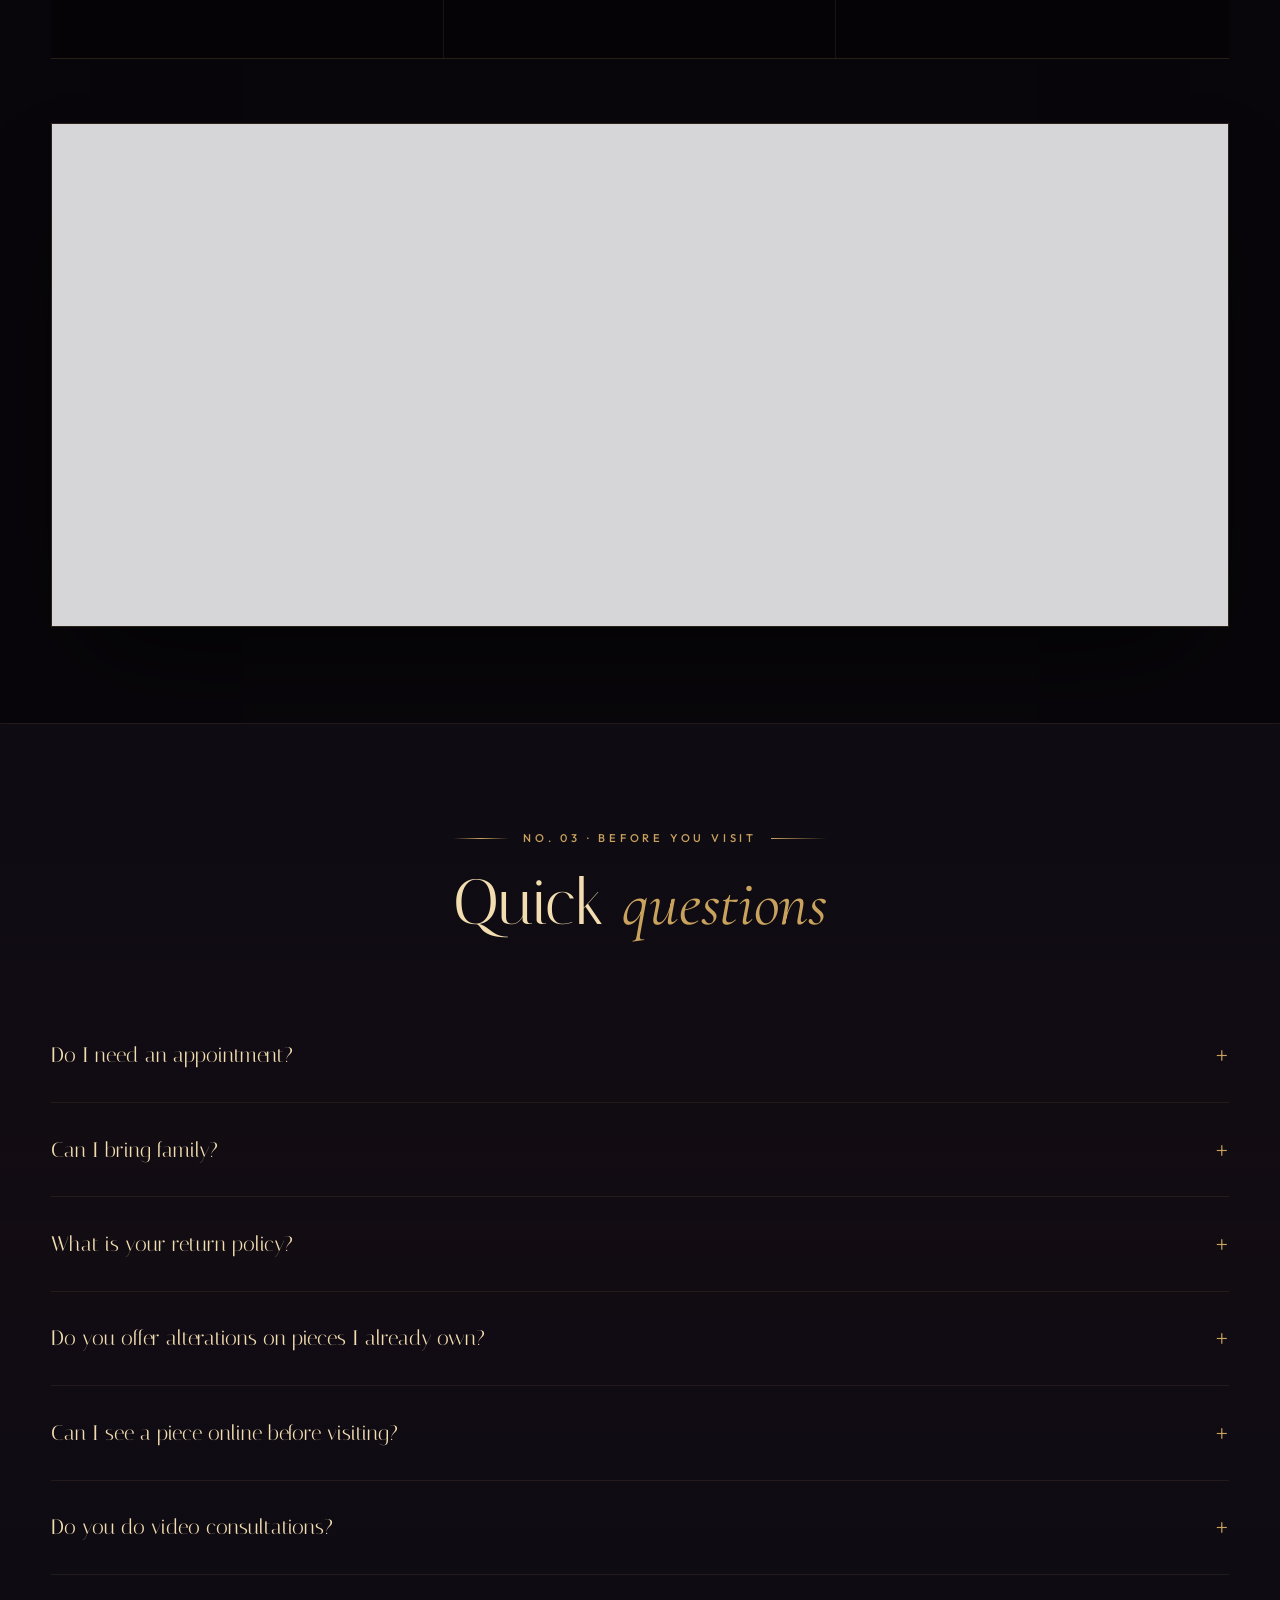
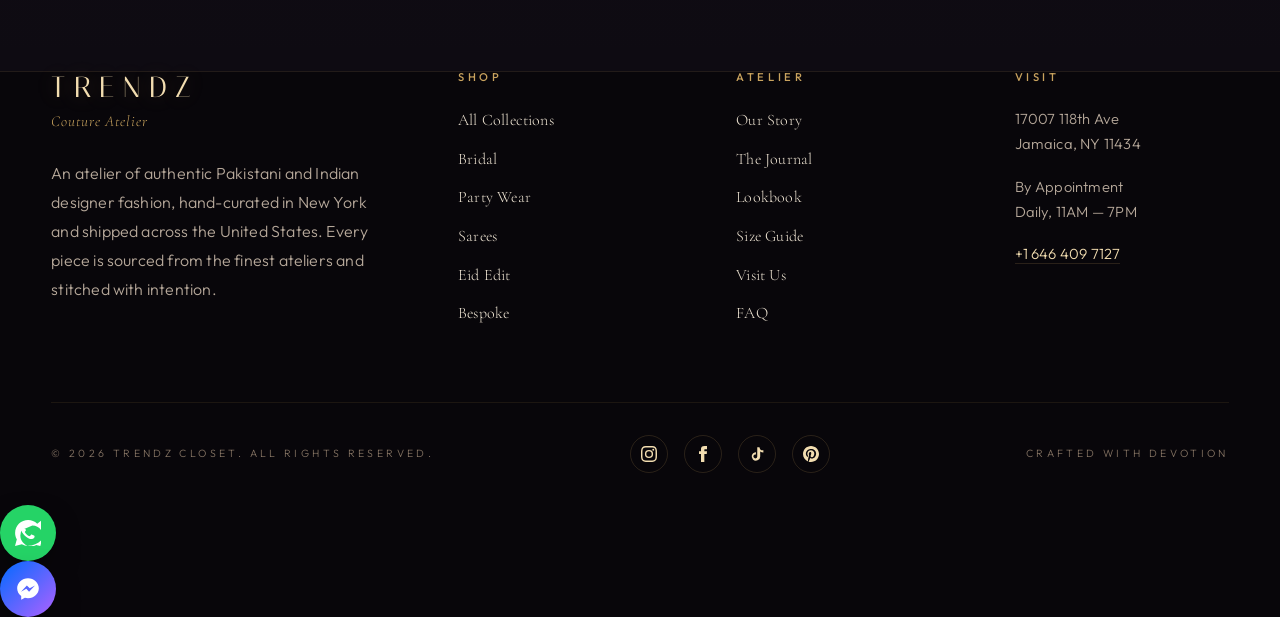
<file: contact.html>
<!DOCTYPE html>
<html lang="en">
<head>
    <meta charset="UTF-8">
    <meta name="viewport" content="width=device-width, initial-scale=1.0">
    <title>Visit · Trendz Closet | Queens, New York</title>
    <meta name="description" content="Visit the Trendz Closet atelier in Queens, New York. Address, hours, directions, and how to reach us by WhatsApp or phone.">
    <meta name="theme-color" content="#08060A">
    <link rel="icon" type="image/jpeg" href="images/logo.jpg">
    <link rel="preconnect" href="https://fonts.googleapis.com">
    <link rel="preconnect" href="https://fonts.gstatic.com" crossorigin>
    <link href="https://fonts.googleapis.com/css2?family=Italiana&family=Cormorant+Garamond:ital,wght@0,400;0,500;0,600;0,700;1,400;1,500&family=Outfit:wght@200;300;400;500;600&display=swap" rel="stylesheet">
    <link rel="stylesheet" href="css/styles.css">
    <style>
        .contact-grid {
            display: grid;
            grid-template-columns: 1fr 1.1fr;
            gap: 5rem;
            align-items: start;
        }
        @media (max-width: 1000px) {
            .contact-grid { grid-template-columns: 1fr; gap: 3rem; }
        }
        .contact-info h2 {
            font-family: var(--font-display);
            font-size: clamp(2.4rem, 4.5vw, 3.6rem);
            color: var(--gold-pale);
            line-height: 1;
            margin: 1rem 0 2rem;
        }
        .contact-detail {
            padding: 1.6rem 0;
            border-top: 1px solid var(--line);
        }
        .contact-detail:last-child { border-bottom: 1px solid var(--line); }
        .contact-detail h4 {
            font-family: var(--font-sans);
            font-size: 0.7rem;
            letter-spacing: 0.32em;
            text-transform: uppercase;
            color: var(--gold);
            margin-bottom: 0.6rem;
        }
        .contact-detail p {
            font-family: var(--font-serif);
            color: var(--text);
            font-size: 1.1rem;
            line-height: 1.6;
        }
        .contact-detail a {
            color: var(--gold-pale);
            border-bottom: 1px solid var(--gold);
            transition: color 0.3s var(--ease);
        }
        .contact-detail a:hover { color: var(--gold); }

        .contact-form { padding: 2rem; background: rgba(14,11,18,0.7); border: 1px solid var(--line-light); backdrop-filter: blur(8px); }
        .contact-form h2 { color: var(--gold-pale) !important; }
        .form-row { margin-bottom: 1.2rem; }
        .form-row label {
            display: block;
            font-family: var(--font-sans);
            font-size: 0.66rem;
            letter-spacing: 0.32em;
            text-transform: uppercase;
            color: var(--gold);
            margin-bottom: 0.6rem;
        }
        .form-row-split { display: grid; grid-template-columns: 1fr 1fr; gap: 1rem; }
        @media (max-width: 600px) { .form-row-split { grid-template-columns: 1fr; } }

        .visit-cards {
            display: grid;
            grid-template-columns: repeat(3, 1fr);
            gap: 0;
            border-top: 1px solid var(--line-light);
            border-bottom: 1px solid var(--line-light);
            margin-top: 5rem;
            background: var(--ink);
        }
        .visit-card {
            padding: 3.5rem 2.5rem;
            border-right: 1px solid var(--line);
            text-align: center;
            position: relative;
            overflow: hidden;
            transition: background 0.5s var(--ease);
        }
        .visit-card:last-child { border-right: none; }
        .visit-card:hover { background: var(--plum); }
        .visit-card::before {
            content: '';
            position: absolute;
            inset: 0;
            background: radial-gradient(ellipse 90% 70% at 50% 100%, var(--gold-glow), transparent 70%);
            opacity: 0;
            transition: opacity 0.6s var(--ease);
            pointer-events: none;
        }
        .visit-card:hover::before { opacity: 0.7; }
        .visit-card > * { position: relative; }
        .visit-card .icon {
            width: 44px;
            height: 44px;
            margin: 0 auto 1.5rem;
            color: var(--gold);
            transition: transform 0.5s var(--ease);
        }
        .visit-card:hover .icon { transform: translateY(-3px); }
        .visit-card .icon svg { width: 100%; height: 100%; stroke: currentColor; fill: none; stroke-width: 1.2; }
        .visit-card h4 {
            font-family: var(--font-display);
            font-size: 1.35rem;
            color: var(--gold-pale);
            margin-bottom: 0.8rem;
            letter-spacing: 0.04em;
        }
        .visit-card p {
            color: var(--text-mid);
            line-height: 1.7;
            font-size: 0.95rem;
        }

        .map-wrap {
            margin-top: 4rem;
            border: 1px solid var(--line-light);
            overflow: hidden;
            position: relative;
            aspect-ratio: 21/9;
            box-shadow: var(--shadow-deep);
        }
        .map-wrap iframe {
            width: 100%; height: 100%; border: 0;
            filter: invert(0.92) hue-rotate(180deg) saturate(0.5) brightness(0.95);
        }

        @media (max-width: 900px) {
            .visit-cards { grid-template-columns: 1fr; }
            .visit-card { border-right: none; border-bottom: 1px solid var(--line); }
            .visit-card:last-child { border-bottom: none; }
        }
    </style>
</head>
<body>
    <div id="announce"></div>
    <div id="mainNav"></div>

    <section class="page-header">
        <div class="container">
            <div class="page-header-inner">
                <div class="breadcrumb"><a href="index.html">Home</a><span class="sep">/</span><span>Visit</span></div>
                <h1>Visit the <span class="italic">atelier</span></h1>
                <p>117th Avenue, Jamaica, Queens. The chai is always on. Appointments are welcome but not required.</p>
            </div>
        </div>
    </section>

    <section class="section bg-paper">
        <div class="container">
            <div class="contact-grid">
                <div class="contact-info reveal">
                    <span class="eyebrow">No. 01 · Find Us</span>
                    <h2>The <span class="italic">atelier</span></h2>
                    <div class="contact-detail">
                        <h4>Address</h4>
                        <p><a href="https://maps.google.com/?q=170-07+118th+Avenue+Jamaica+NY+11434" target="_blank" rel="noopener">170-07 118th Avenue<br>Jamaica, NY 11434</a></p>
                    </div>
                    <div class="contact-detail">
                        <h4>Hours</h4>
                        <p>Monday to Saturday · 11:00 to 19:00<br>Sunday · 12:00 to 17:00<br><em style="font-family: var(--font-serif); color: var(--text-soft);">Bridal consultations by appointment</em></p>
                    </div>
                    <div class="contact-detail">
                        <h4>WhatsApp</h4>
                        <p><a href="https://wa.me/16464097127" target="_blank" rel="noopener">+1 (646) 409 7127</a></p>
                    </div>
                    <div class="contact-detail">
                        <h4>How to Reach Us</h4>
                        <p>The fastest way is WhatsApp. We answer same day, often within an hour. For bridal consultations, please mention your wedding date so we can prepare swatches before you arrive.</p>
                    </div>
                </div>

                <div class="contact-form reveal delay-1">
                    <span class="eyebrow">No. 02 · Send a Note</span>
                    <h2 style="font-family: var(--font-display); font-size: 2.4rem; line-height: 1.1; margin: 1rem 0 2rem;">Or write to <span class="italic">us</span> here</h2>
                    <div class="form-row-split">
                        <div class="form-row">
                            <label>Name</label>
                            <input type="text" id="ctName" placeholder="Your name">
                        </div>
                        <div class="form-row">
                            <label>Phone</label>
                            <input type="tel" id="ctPhone" placeholder="+1 ...">
                        </div>
                    </div>
                    <div class="form-row">
                        <label>What are you looking for?</label>
                        <select id="ctTopic">
                            <option>Bridal consultation</option>
                            <option>Bespoke commission</option>
                            <option>Question about a piece I saw</option>
                            <option>Alterations on something I already own</option>
                            <option>Just want to visit</option>
                            <option>Something else</option>
                        </select>
                    </div>
                    <div class="form-row">
                        <label>Your message</label>
                        <textarea id="ctMsg" rows="5" placeholder="Tell us as much or as little as you like…"></textarea>
                    </div>
                    <button class="btn btn-primary" onclick="sendContact()" style="width: 100%; justify-content: center;">
                        Send via WhatsApp
                        <svg viewBox="0 0 24 24" fill="none" stroke="currentColor" stroke-width="1.5"><path d="M5 12h14M13 6l6 6-6 6"/></svg>
                    </button>
                </div>
            </div>

            <div class="visit-cards">
                <div class="visit-card reveal">
                    <div class="icon">
                        <svg viewBox="0 0 24 24"><path d="M3 11l9-8 9 8M5 10v10h14V10"/><path d="M9 20v-6h6v6"/></svg>
                    </div>
                    <h4>By Car</h4>
                    <p>Free street parking on 118th Ave. Limited paid lot two blocks south on Liberty Ave.</p>
                </div>
                <div class="visit-card reveal delay-1">
                    <div class="icon">
                        <svg viewBox="0 0 24 24"><rect x="3" y="6" width="18" height="14" rx="2"/><path d="M3 10h18M8 16h.01M16 16h.01"/></svg>
                    </div>
                    <h4>By Subway</h4>
                    <p>E or J train to Jamaica Center, then five minutes by car or local bus. We will Uber you back to the train after a fitting.</p>
                </div>
                <div class="visit-card reveal delay-2">
                    <div class="icon">
                        <svg viewBox="0 0 24 24"><path d="M21 16.5c0 2.485-2.015 4.5-4.5 4.5S12 18.985 12 16.5 14.015 12 16.5 12 21 14.015 21 16.5z"/><path d="M3 12V7a2 2 0 012-2h14a2 2 0 012 2v5M3 12l9-7 9 7M3 12h12"/></svg>
                    </div>
                    <h4>From JFK</h4>
                    <p>Eight minutes by car. Many of our out-of-town brides fly in for a fitting weekend. We can arrange recommended nearby hotels.</p>
                </div>
            </div>

            <div class="map-wrap reveal">
                <iframe src="https://maps.google.com/maps?q=170-07+118th+Avenue+Jamaica+NY+11434&t=&z=15&ie=UTF8&iwloc=&output=embed" loading="lazy" referrerpolicy="no-referrer-when-downgrade" title="Trendz Closet location"></iframe>
            </div>
        </div>
    </section>

    <section class="section bg-bone">
        <div class="container">
            <div class="section-head center">
                <span class="eyebrow center">No. 03 · Before You Visit</span>
                <h2>Quick <span class="italic">questions</span></h2>
            </div>
            <div class="faq-list">
                <div class="faq-item">
                    <button class="faq-q">Do I need an appointment?<span class="plus"></span></button>
                    <div class="faq-a"><p>Not for browsing. For bridal consultations or bespoke discussions we strongly recommend an appointment so we can have your designer's full attention and the right swatches ready.</p></div>
                </div>
                <div class="faq-item">
                    <button class="faq-q">Can I bring family?<span class="plus"></span></button>
                    <div class="faq-a"><p>Please do. Mothers, sisters, aunts, friends with opinions, all welcome. We have a sitting area with chai and small plates for longer consultations.</p></div>
                </div>
                <div class="faq-item">
                    <button class="faq-q">What is your return policy?<span class="plus"></span></button>
                    <div class="faq-a"><p>Ready-to-wear pieces can be returned within seven days in original condition, unworn, with tags. Bespoke and altered pieces are final sale because they are made for you.</p></div>
                </div>
                <div class="faq-item">
                    <button class="faq-q">Do you offer alterations on pieces I already own?<span class="plus"></span></button>
                    <div class="faq-a"><p>Yes. We alter and restore South Asian formalwear from any designer. Pricing depends on the work involved. Bring it in or send photos on WhatsApp for a quote.</p></div>
                </div>
                <div class="faq-item">
                    <button class="faq-q">Can I see a piece online before visiting?<span class="plus"></span></button>
                    <div class="faq-a"><p>Yes. Browse our collections page or our Facebook gallery. Message us the piece you are interested in and we will confirm availability, your size, and timing before you make the trip.</p></div>
                </div>
                <div class="faq-item">
                    <button class="faq-q">Do you do video consultations?<span class="plus"></span></button>
                    <div class="faq-a"><p>Absolutely. We have brides across the country and book WhatsApp video consultations daily. Bring a tape measure and good light. We handle the rest.</p></div>
                </div>
            </div>
        </div>
    </section>

    <div id="mainFooter"></div>
    <div id="floatingBtns"></div>

    <script src="js/main.js"></script>
    <script>
        buildNav('contact');

        function sendContact() {
            const name = (document.getElementById('ctName').value || '').trim();
            const phone = (document.getElementById('ctPhone').value || '').trim();
            const topic = document.getElementById('ctTopic').value;
            const msg = (document.getElementById('ctMsg').value || '').trim();

            if (!name || !msg) {
                alert('Please share your name and a short message.');
                return;
            }

            let txt = `Hi Trendz,%0A%0A`;
            txt += `Name: ${encodeURIComponent(name)}%0A`;
            if (phone) txt += `Phone: ${encodeURIComponent(phone)}%0A`;
            txt += `Topic: ${encodeURIComponent(topic)}%0A%0A`;
            txt += `${encodeURIComponent(msg)}`;

            window.open('https://wa.me/16464097127?text=' + txt, '_blank');
        }
    </script>
</body>
</html>
</file>
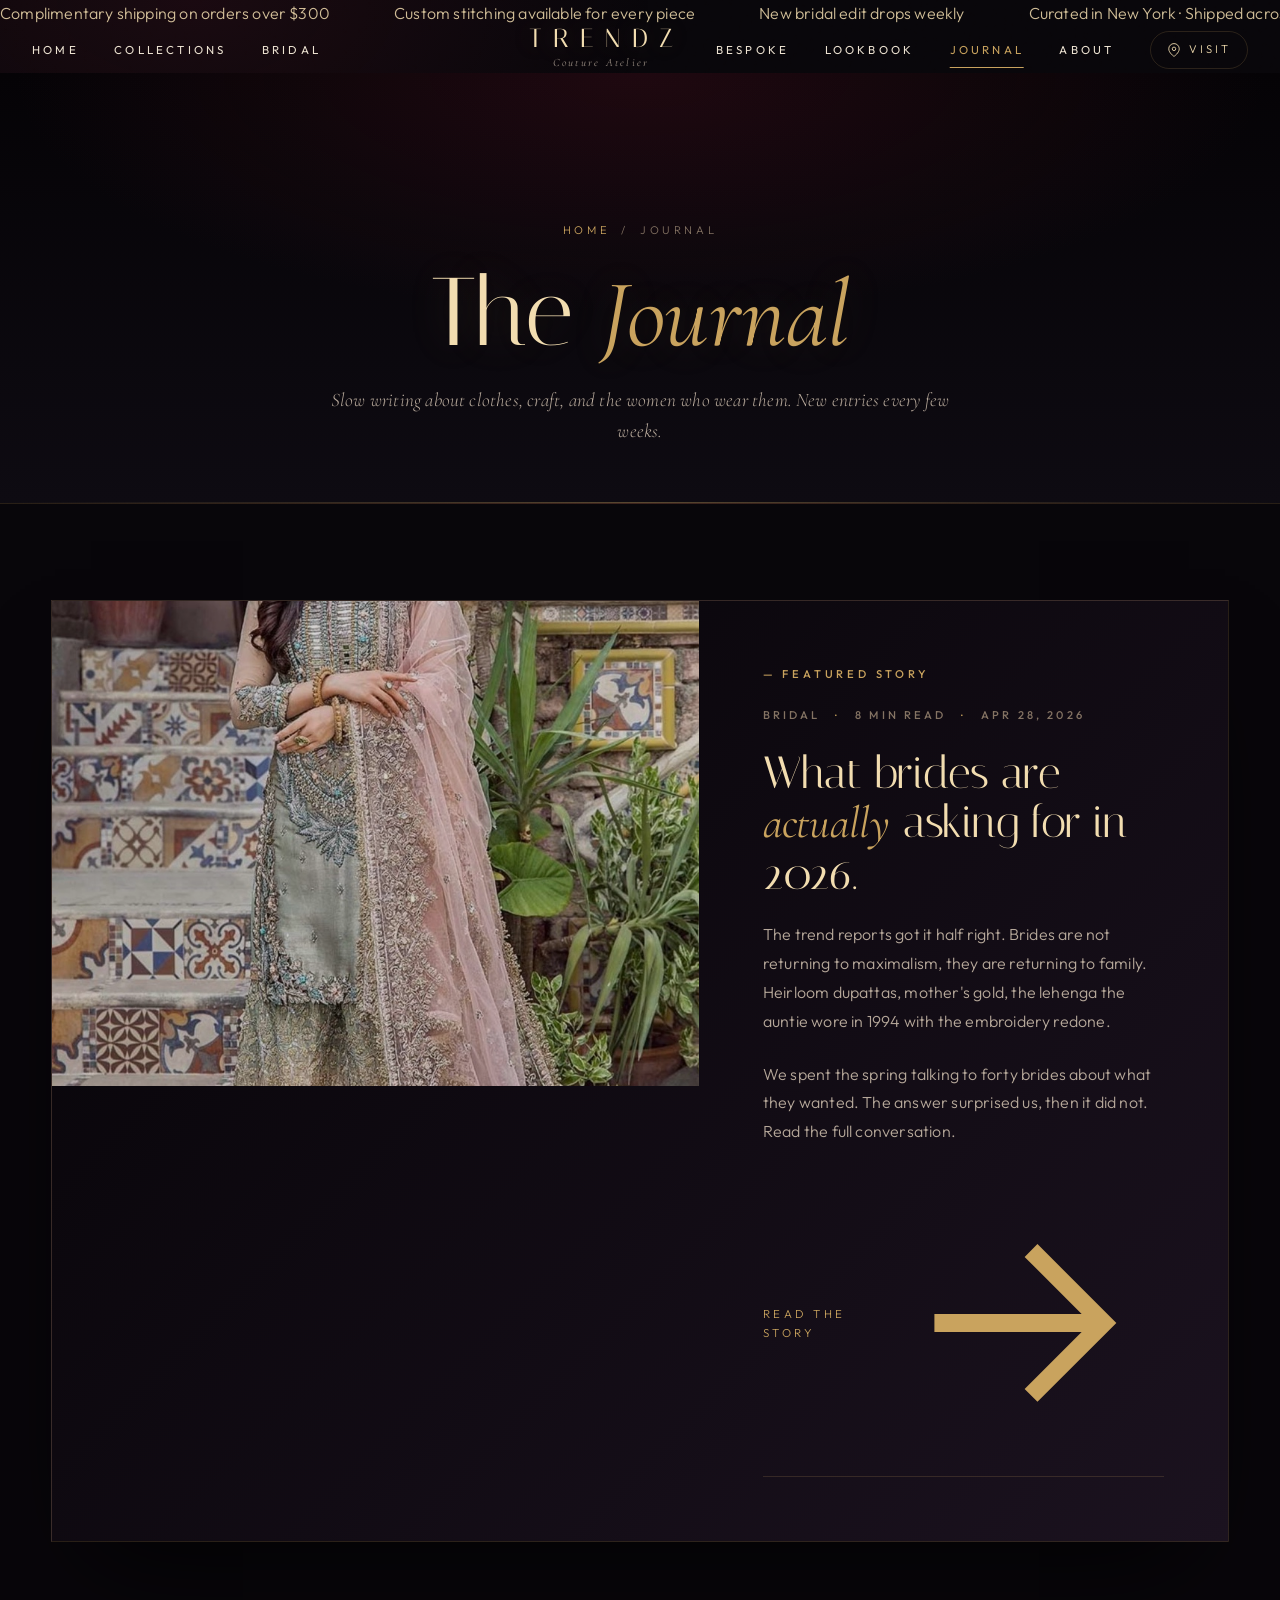
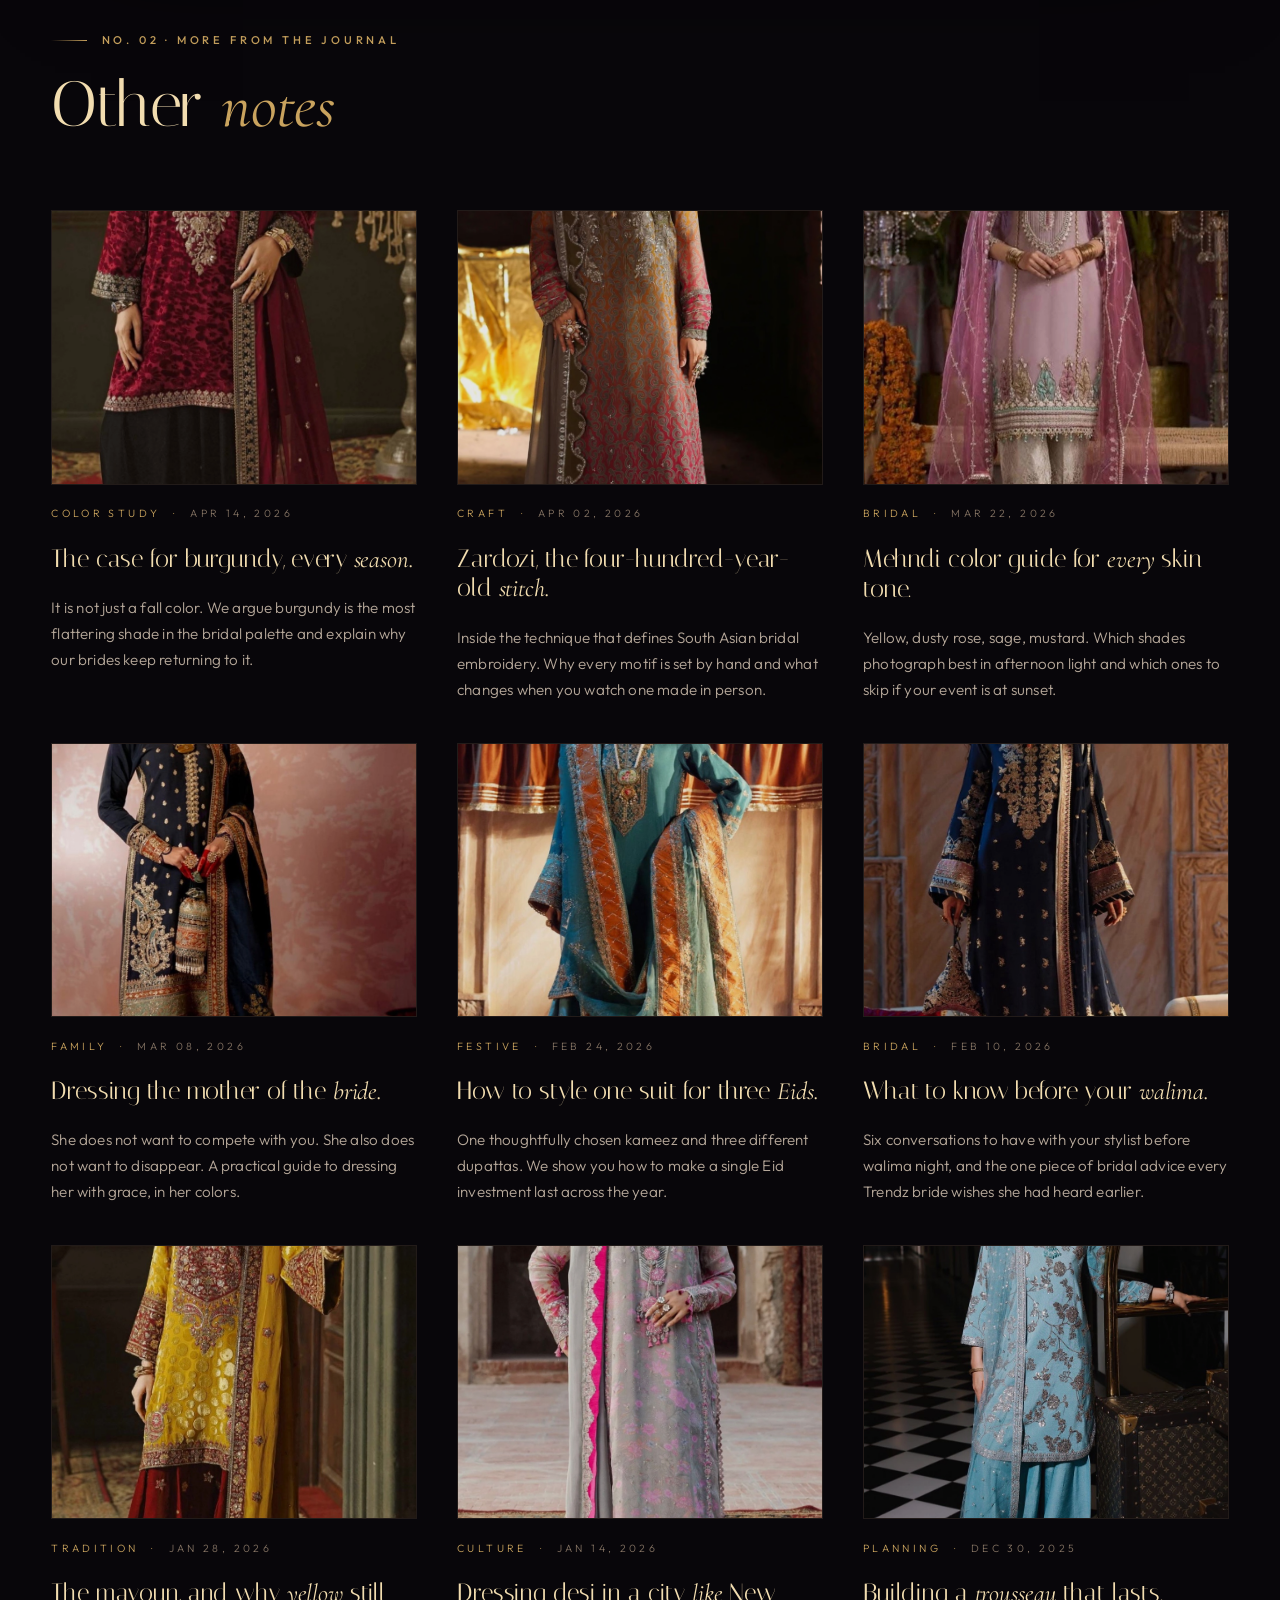
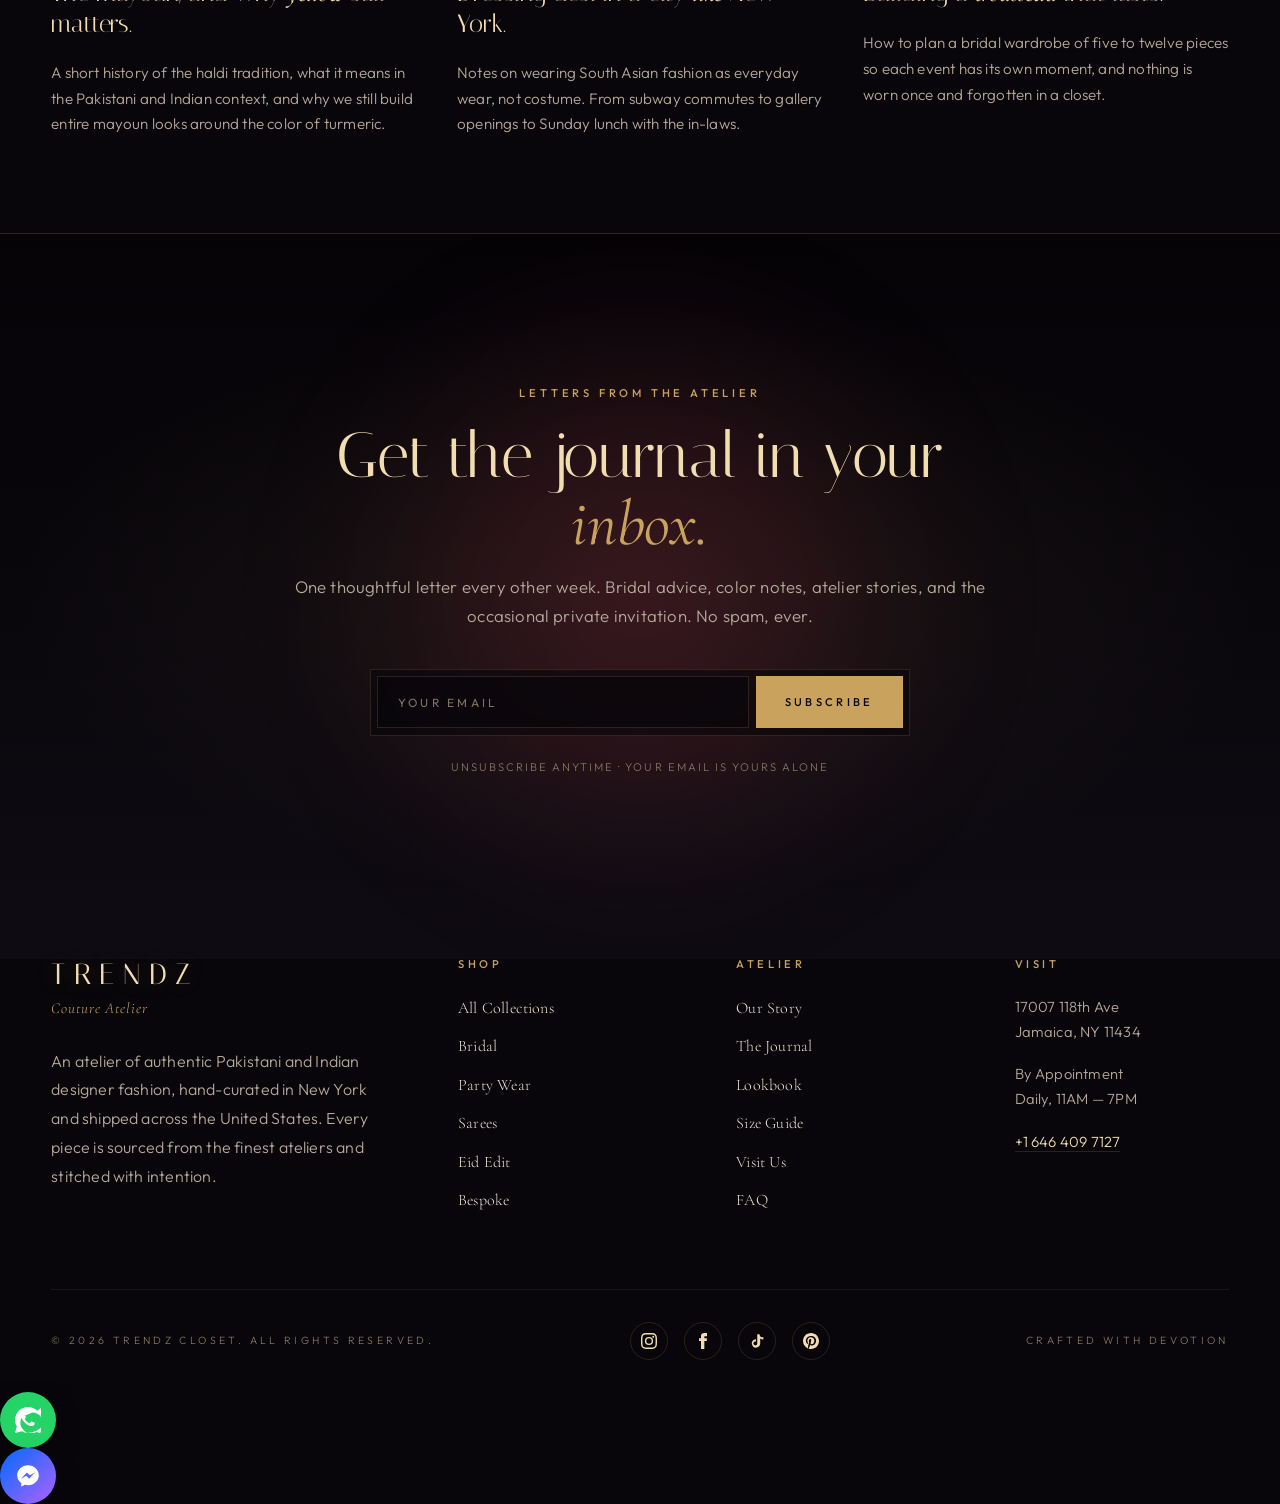
<file: journal.html>
<!DOCTYPE html>
<html lang="en">
<head>
    <meta charset="UTF-8">
    <meta name="viewport" content="width=device-width, initial-scale=1.0">
    <title>Journal · Trendz Closet | Notes from the Atelier</title>
    <meta name="description" content="The Trendz Closet journal. Bridal stories, color studies, craft notes, and a slow look at South Asian fashion in the New York diaspora.">
    <meta name="theme-color" content="#08060A">
    <link rel="icon" type="image/jpeg" href="images/logo.jpg">
    <link rel="preconnect" href="https://fonts.googleapis.com">
    <link rel="preconnect" href="https://fonts.gstatic.com" crossorigin>
    <link href="https://fonts.googleapis.com/css2?family=Italiana&family=Cormorant+Garamond:ital,wght@0,400;0,500;0,600;0,700;1,400;1,500&family=Outfit:wght@200;300;400;500;600&display=swap" rel="stylesheet">
    <link rel="stylesheet" href="css/styles.css">
    <style>
        .feature-article {
            display: grid;
            grid-template-columns: 1.1fr 0.9fr;
            gap: 0;
            background: linear-gradient(135deg, var(--ink), var(--plum));
            border: 1px solid var(--line-light);
            margin-bottom: 5rem;
            overflow: hidden;
            box-shadow: var(--shadow-deep);
            transition: border-color 0.5s var(--ease), box-shadow 0.5s var(--ease);
        }
        .feature-article:hover {
            border-color: var(--line-strong);
            box-shadow: var(--shadow-deep), 0 0 60px var(--gold-glow);
        }
        .feature-article-image {
            aspect-ratio: 4/3;
            overflow: hidden;
            position: relative;
        }
        .feature-article-image img {
            width: 100%;
            height: 100%;
            object-fit: cover;
            transition: transform 1s var(--ease);
            filter: brightness(0.85) saturate(1.05);
        }
        .feature-article:hover .feature-article-image img { transform: scale(1.06); filter: brightness(0.95); }
        .feature-article-text {
            padding: 4rem;
            display: flex;
            flex-direction: column;
            justify-content: center;
        }
        .feature-article .tag {
            color: var(--gold);
            font-family: var(--font-sans);
            font-size: 0.7rem;
            letter-spacing: 0.34em;
            text-transform: uppercase;
            margin-bottom: 1.4rem;
            font-weight: 500;
        }
        .feature-article h2 {
            font-family: var(--font-display);
            font-size: clamp(2rem, 3.5vw, 2.8rem);
            line-height: 1.1;
            color: var(--gold-pale);
            margin-bottom: 1.4rem;
            transition: color 0.4s var(--ease);
        }
        .feature-article:hover h2 { color: var(--gold); }
        .feature-article h2 .italic { font-family: var(--font-serif); font-style: italic; color: var(--gold); }
        .feature-article p {
            color: var(--text-mid);
            line-height: 1.8;
            margin-bottom: 1.5rem;
        }
        .feature-article .meta {
            color: var(--text-soft);
            font-size: 0.7rem;
            letter-spacing: 0.28em;
            text-transform: uppercase;
            margin-bottom: 1.5rem;
            font-weight: 500;
        }
        .feature-article .meta .dot { color: var(--gold); margin: 0 0.6rem; }
        @media (max-width: 900px) {
            .feature-article { grid-template-columns: 1fr; }
            .feature-article-text { padding: 2.5rem; }
        }
    </style>
</head>
<body>
    <div id="announce"></div>
    <div id="mainNav"></div>

    <section class="page-header">
        <div class="container">
            <div class="page-header-inner">
                <div class="breadcrumb"><a href="index.html">Home</a><span class="sep">/</span><span>Journal</span></div>
                <h1>The <span class="italic">Journal</span></h1>
                <p>Slow writing about clothes, craft, and the women who wear them. New entries every few weeks.</p>
            </div>
        </div>
    </section>

    <section class="section bg-paper">
        <div class="container">
            <article class="feature-article reveal">
                <div class="feature-article-image">
                    <img src="images/bridal-gold.jpg" alt="Bridal trends 2026">
                </div>
                <div class="feature-article-text">
                    <span class="tag">— Featured Story</span>
                    <div class="meta">BRIDAL <span class="dot">·</span> 8 MIN READ <span class="dot">·</span> APR 28, 2026</div>
                    <h2>What brides are <span class="italic">actually</span> asking for in 2026.</h2>
                    <p>The trend reports got it half right. Brides are not returning to maximalism, they are returning to family. Heirloom dupattas, mother's gold, the lehenga the auntie wore in 1994 with the embroidery redone.</p>
                    <p>We spent the spring talking to forty brides about what they wanted. The answer surprised us, then it did not. Read the full conversation.</p>
                    <a href="#" class="btn-link">Read the Story <svg viewBox="0 0 24 24" fill="none" stroke="currentColor" stroke-width="1.5"><path d="M5 12h14M13 6l6 6-6 6"/></svg></a>
                </div>
            </article>

            <div class="section-head">
                <span class="eyebrow">No. 02 · More from the journal</span>
                <h2>Other <span class="italic">notes</span></h2>
            </div>

            <div class="journal-grid">
                <article class="journal-card reveal">
                    <div class="journal-image">
                        <img src="images/burgundy-velvet.jpg" alt="Color study burgundy" loading="lazy">
                    </div>
                    <div class="journal-meta"><span class="cat">COLOR STUDY</span><span class="dot">·</span><span>APR 14, 2026</span></div>
                    <h3>The case for burgundy, every <span style="font-family: var(--font-serif); font-style: italic;">season.</span></h3>
                    <p>It is not just a fall color. We argue burgundy is the most flattering shade in the bridal palette and explain why our brides keep returning to it.</p>
                </article>

                <article class="journal-card reveal delay-1">
                    <div class="journal-image">
                        <img src="images/ombre-gold.jpg" alt="Zardozi craft" loading="lazy">
                    </div>
                    <div class="journal-meta"><span class="cat">CRAFT</span><span class="dot">·</span><span>APR 02, 2026</span></div>
                    <h3>Zardozi, the four-hundred-year-old <span style="font-family: var(--font-serif); font-style: italic;">stitch.</span></h3>
                    <p>Inside the technique that defines South Asian bridal embroidery. Why every motif is set by hand and what changes when you watch one made in person.</p>
                </article>

                <article class="journal-card reveal delay-2">
                    <div class="journal-image">
                        <img src="images/pink-embroidered.jpg" alt="Mehndi color guide" loading="lazy">
                    </div>
                    <div class="journal-meta"><span class="cat">BRIDAL</span><span class="dot">·</span><span>MAR 22, 2026</span></div>
                    <h3>Mehndi color guide for <span style="font-family: var(--font-serif); font-style: italic;">every</span> skin tone.</h3>
                    <p>Yellow, dusty rose, sage, mustard. Which shades photograph best in afternoon light and which ones to skip if your event is at sunset.</p>
                </article>

                <article class="journal-card reveal">
                    <div class="journal-image">
                        <img src="images/navy-gold.jpg" alt="Mother of the bride" loading="lazy">
                    </div>
                    <div class="journal-meta"><span class="cat">FAMILY</span><span class="dot">·</span><span>MAR 08, 2026</span></div>
                    <h3>Dressing the mother of the <span style="font-family: var(--font-serif); font-style: italic;">bride.</span></h3>
                    <p>She does not want to compete with you. She also does not want to disappear. A practical guide to dressing her with grace, in her colors.</p>
                </article>

                <article class="journal-card reveal delay-1">
                    <div class="journal-image">
                        <img src="images/teal-orange.jpg" alt="Eid styling" loading="lazy">
                    </div>
                    <div class="journal-meta"><span class="cat">FESTIVE</span><span class="dot">·</span><span>FEB 24, 2026</span></div>
                    <h3>How to style one suit for three <span style="font-family: var(--font-serif); font-style: italic;">Eids.</span></h3>
                    <p>One thoughtfully chosen kameez and three different dupattas. We show you how to make a single Eid investment last across the year.</p>
                </article>

                <article class="journal-card reveal delay-2">
                    <div class="journal-image">
                        <img src="images/royal-blue.jpg" alt="Walima planning" loading="lazy">
                    </div>
                    <div class="journal-meta"><span class="cat">BRIDAL</span><span class="dot">·</span><span>FEB 10, 2026</span></div>
                    <h3>What to know before your <span style="font-family: var(--font-serif); font-style: italic;">walima.</span></h3>
                    <p>Six conversations to have with your stylist before walima night, and the one piece of bridal advice every Trendz bride wishes she had heard earlier.</p>
                </article>

                <article class="journal-card reveal">
                    <div class="journal-image">
                        <img src="images/yellow-maroon.jpg" alt="Mayoun traditions" loading="lazy">
                    </div>
                    <div class="journal-meta"><span class="cat">TRADITION</span><span class="dot">·</span><span>JAN 28, 2026</span></div>
                    <h3>The mayoun, and why <span style="font-family: var(--font-serif); font-style: italic;">yellow</span> still matters.</h3>
                    <p>A short history of the haldi tradition, what it means in the Pakistani and Indian context, and why we still build entire mayoun looks around the color of turmeric.</p>
                </article>

                <article class="journal-card reveal delay-1">
                    <div class="journal-image">
                        <img src="images/grey-pink-floral.jpg" alt="Diaspora fashion" loading="lazy">
                    </div>
                    <div class="journal-meta"><span class="cat">CULTURE</span><span class="dot">·</span><span>JAN 14, 2026</span></div>
                    <h3>Dressing desi in a city <span style="font-family: var(--font-serif); font-style: italic;">like</span> New York.</h3>
                    <p>Notes on wearing South Asian fashion as everyday wear, not costume. From subway commutes to gallery openings to Sunday lunch with the in-laws.</p>
                </article>

                <article class="journal-card reveal delay-2">
                    <div class="journal-image">
                        <img src="images/turquoise-silver.jpg" alt="Trousseau planning" loading="lazy">
                    </div>
                    <div class="journal-meta"><span class="cat">PLANNING</span><span class="dot">·</span><span>DEC 30, 2025</span></div>
                    <h3>Building a <span style="font-family: var(--font-serif); font-style: italic;">trousseau</span> that lasts.</h3>
                    <p>How to plan a bridal wardrobe of five to twelve pieces so each event has its own moment, and nothing is worn once and forgotten in a closet.</p>
                </article>
            </div>
        </div>
    </section>

    <section class="newsletter">
        <div class="newsletter-inner reveal">
            <span class="eyebrow center" style="color: var(--gold); margin-bottom: 1.2rem; display: inline-block;">Letters from the atelier</span>
            <h2>Get the journal in your <span class="italic">inbox.</span></h2>
            <p>One thoughtful letter every other week. Bridal advice, color notes, atelier stories, and the occasional private invitation. No spam, ever.</p>
            <form class="newsletter-form" onsubmit="event.preventDefault(); alert('Thank you. Please confirm by messaging us on WhatsApp for now.');">
                <input type="email" placeholder="YOUR EMAIL" required>
                <button type="submit">Subscribe</button>
            </form>
            <p class="newsletter-disclaimer">UNSUBSCRIBE ANYTIME · YOUR EMAIL IS YOURS ALONE</p>
        </div>
    </section>

    <div id="mainFooter"></div>
    <div id="floatingBtns"></div>

    <script src="js/main.js"></script>
    <script>buildNav('journal');</script>
</body>
</html>
</file>
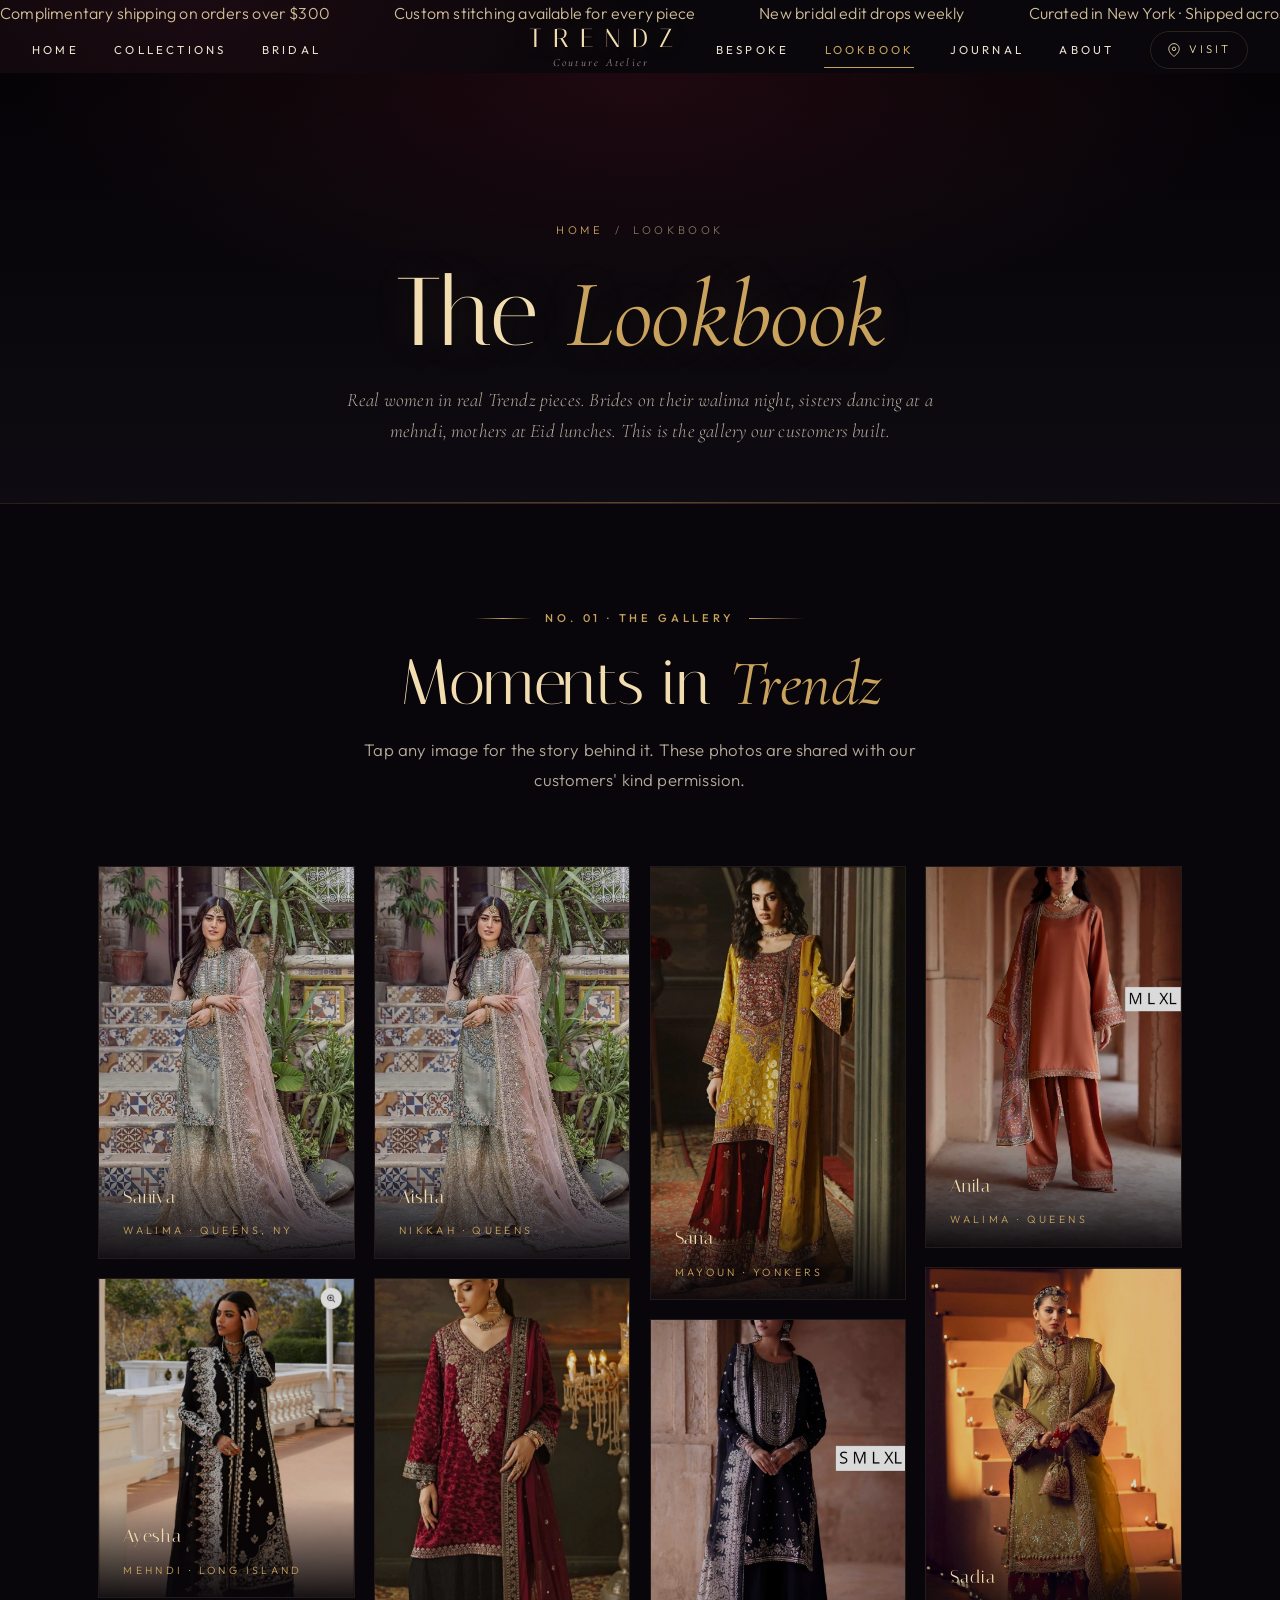
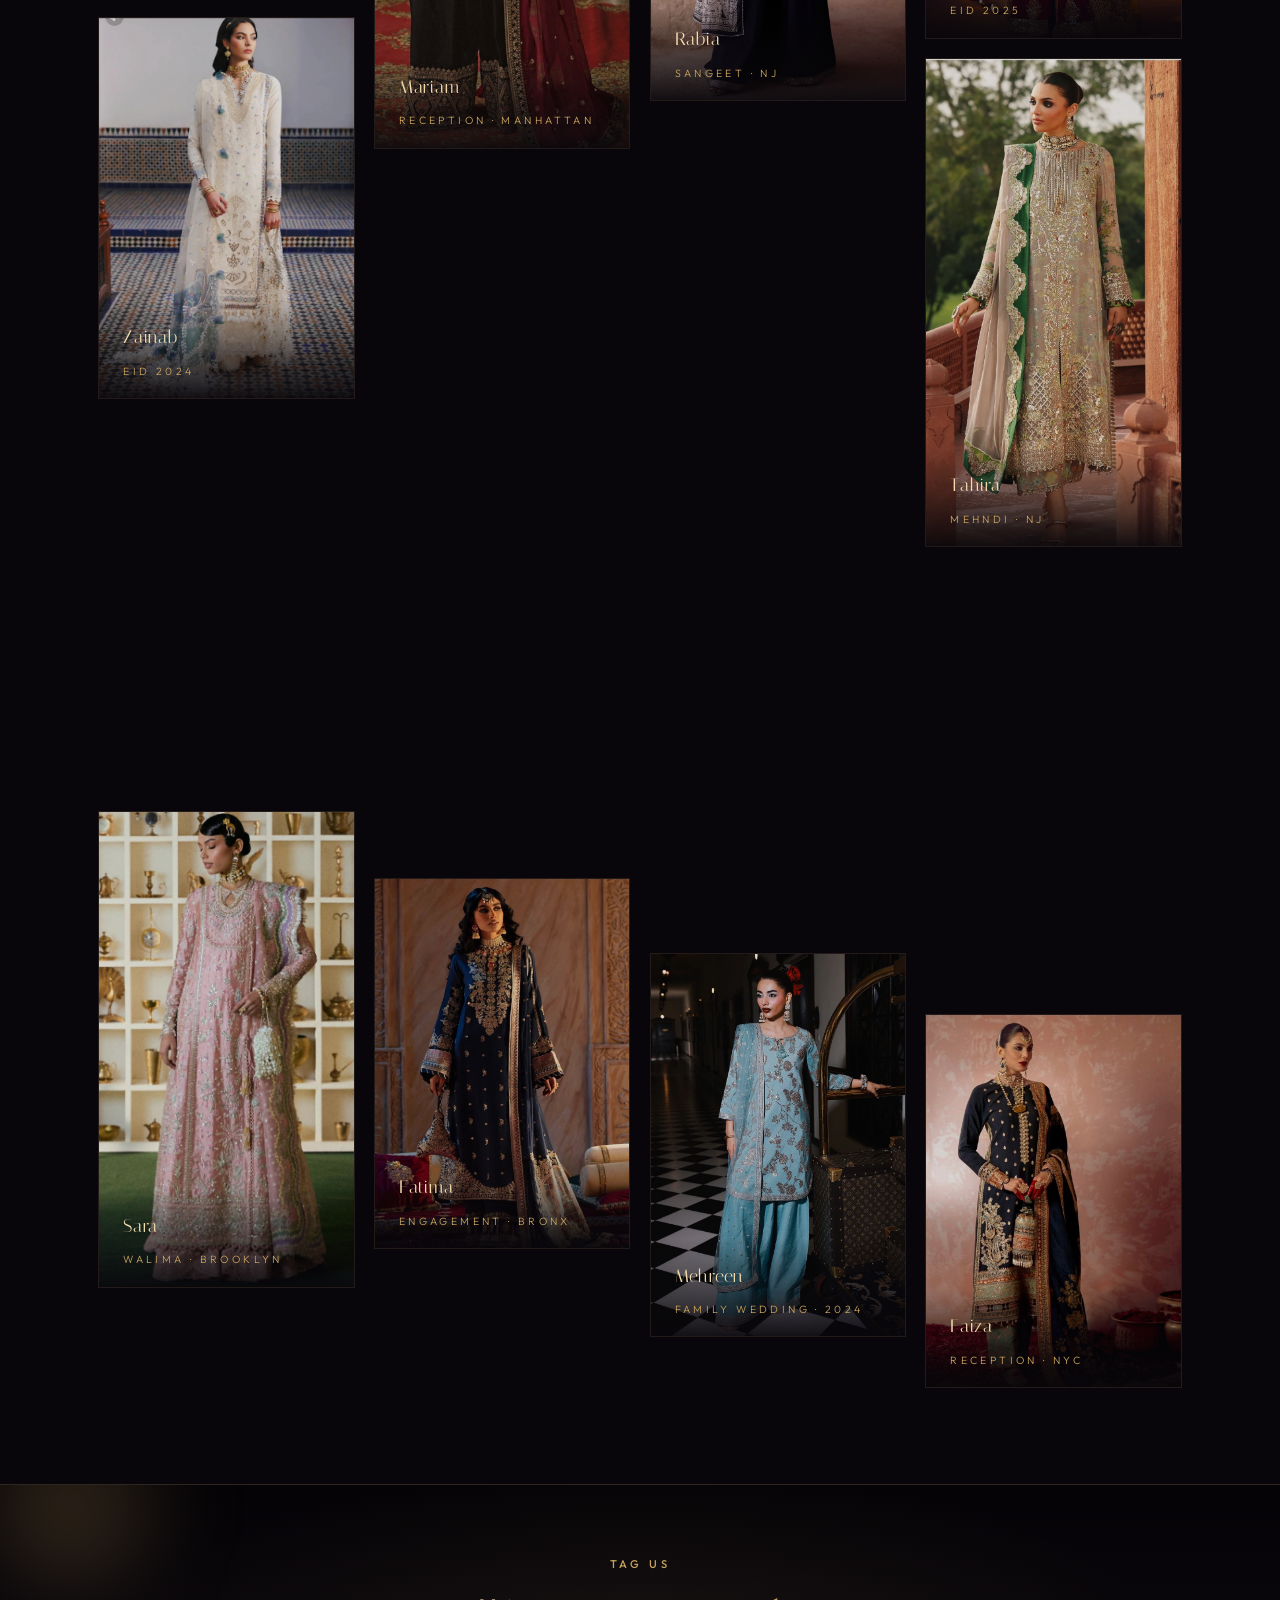
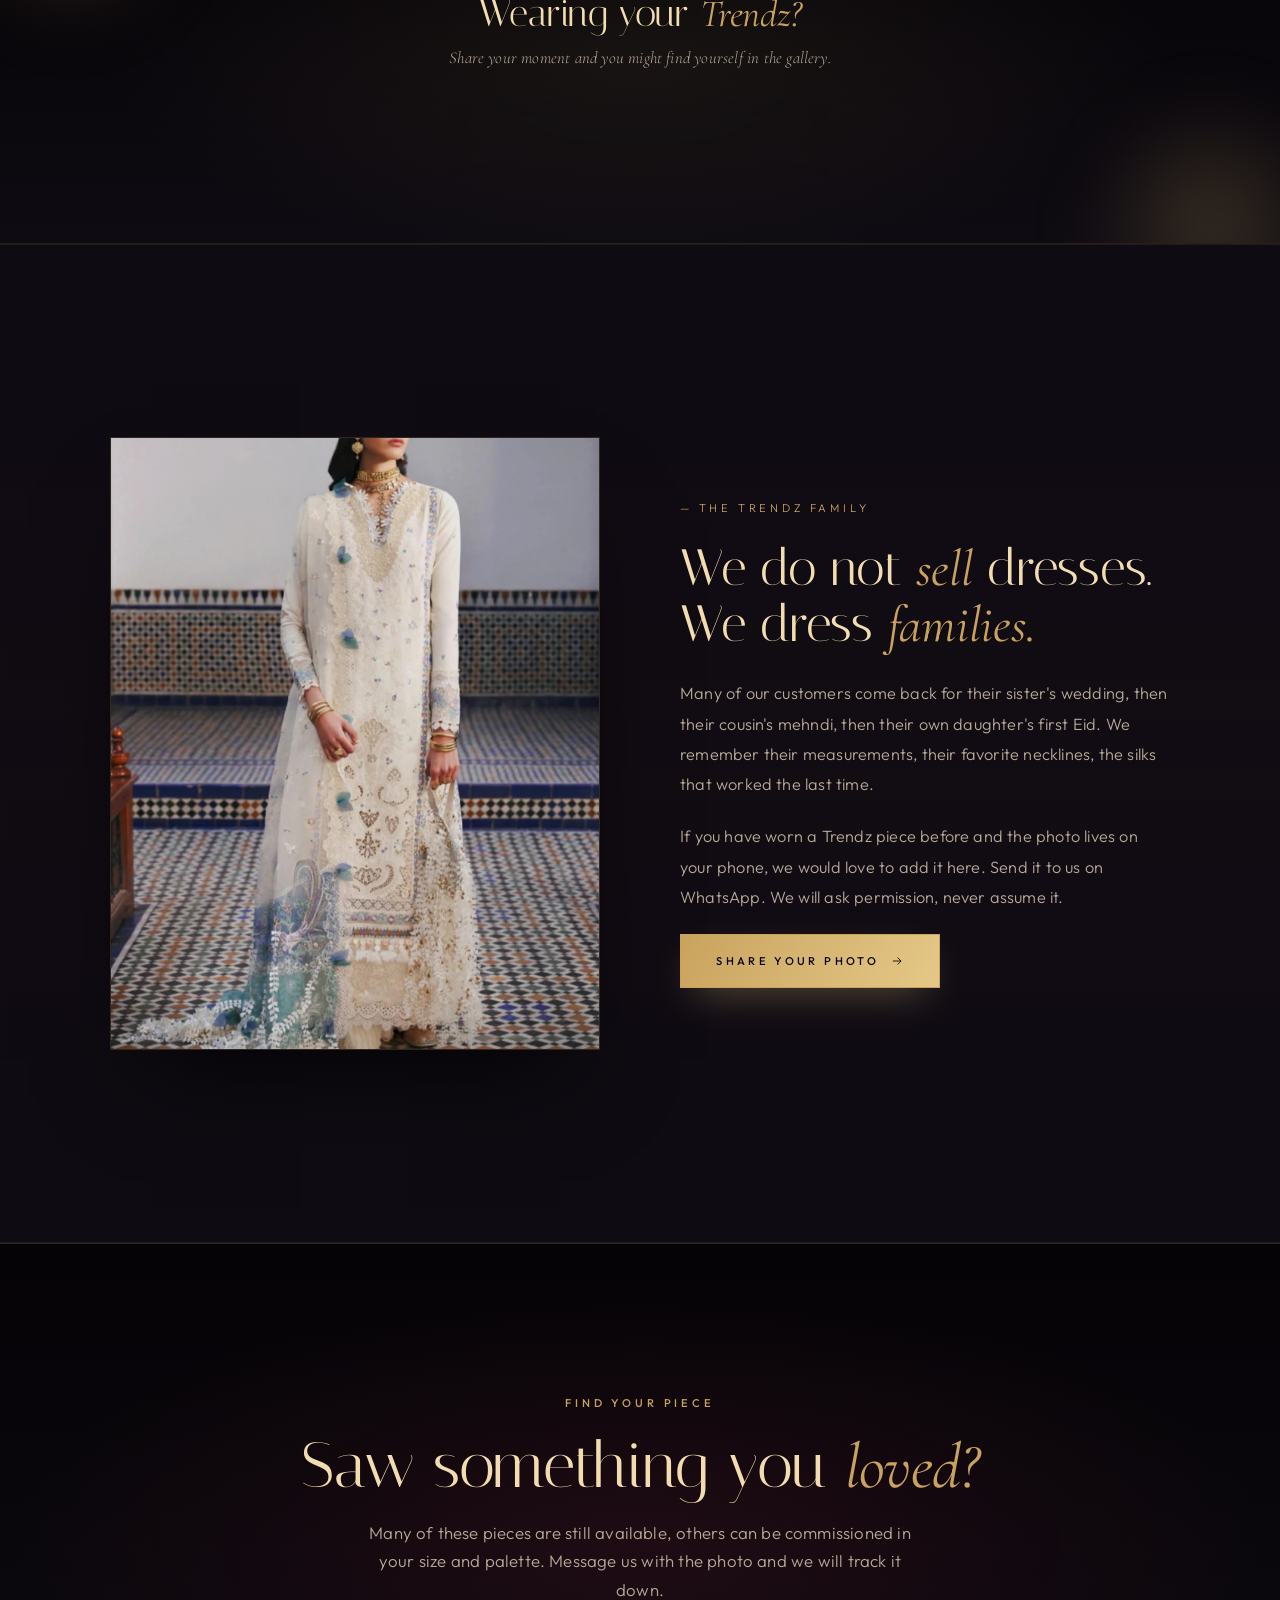
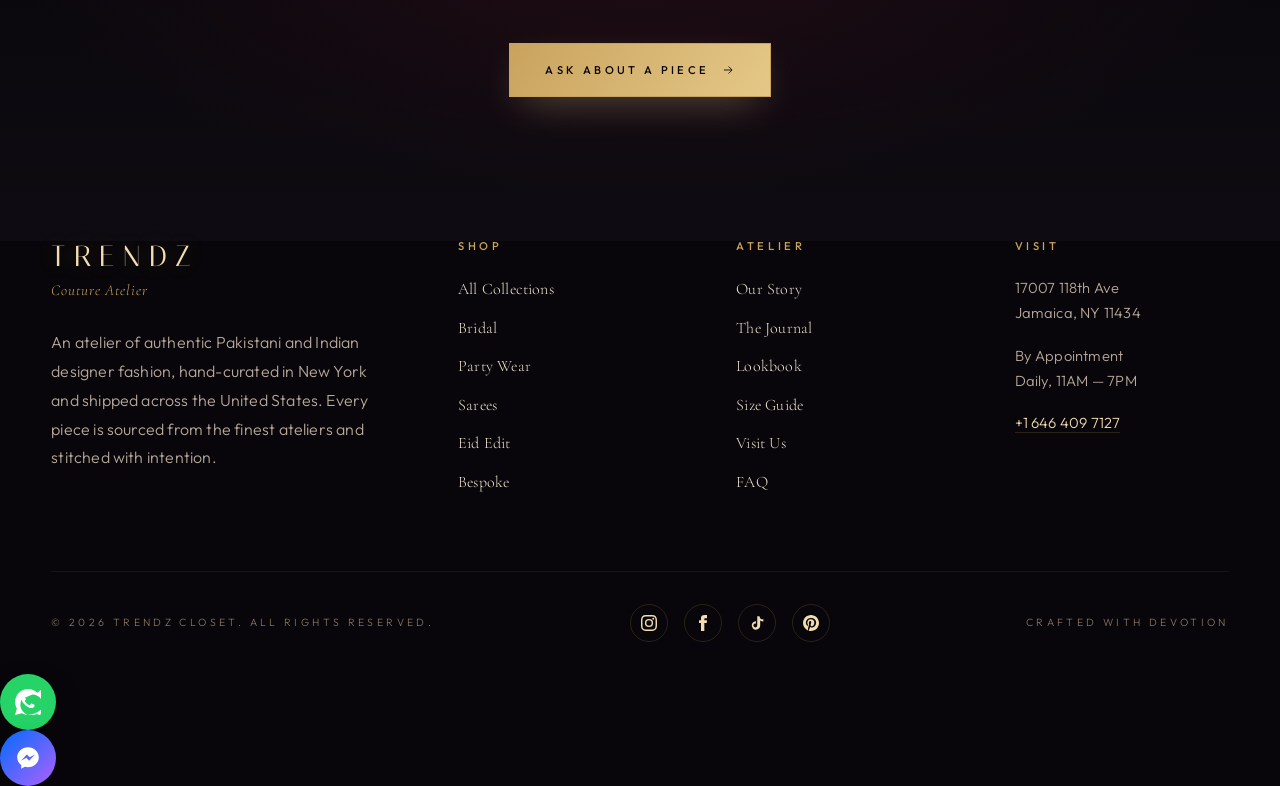
<file: lookbook.html>
<!DOCTYPE html>
<html lang="en">
<head>
    <meta charset="UTF-8">
    <meta name="viewport" content="width=device-width, initial-scale=1.0">
    <title>Lookbook · Trendz Closet | Customer Gallery</title>
    <meta name="description" content="Real Trendz Closet brides and clients in their pieces. Mehndis, walimas, Eid celebrations, and everyday moments in our designs.">
    <meta name="theme-color" content="#08060A">
    <link rel="icon" type="image/jpeg" href="images/logo.jpg">
    <link rel="preconnect" href="https://fonts.googleapis.com">
    <link rel="preconnect" href="https://fonts.gstatic.com" crossorigin>
    <link href="https://fonts.googleapis.com/css2?family=Italiana&family=Cormorant+Garamond:ital,wght@0,400;0,500;0,600;0,700;1,400;1,500&family=Outfit:wght@200;300;400;500;600&display=swap" rel="stylesheet">
    <link rel="stylesheet" href="css/styles.css">
    <style>
        .masonry-lg {
            columns: 4;
            column-gap: 1.2rem;
        }
        .masonry-lg .masonry-item {
            margin-bottom: 1.2rem;
            break-inside: avoid;
        }
        @media (max-width: 1200px) { .masonry-lg { columns: 3; } }
        @media (max-width: 768px) { .masonry-lg { columns: 2; column-gap: 0.7rem; } .masonry-lg .masonry-item { margin-bottom: 0.7rem; } }
        @media (max-width: 480px) { .masonry-lg { columns: 1; } }

        .share-strip {
            background:
                radial-gradient(ellipse 60% 80% at 50% 50%, rgba(201,163,94,0.08), transparent 70%),
                linear-gradient(180deg, var(--ink), var(--obsidian));
            padding: 4rem 0;
            text-align: center;
            border-top: 1px solid var(--line-light);
            border-bottom: 1px solid var(--line-light);
            position: relative;
            overflow: hidden;
        }
        .share-strip::before, .share-strip::after {
            content: '';
            position: absolute;
            width: 240px; height: 240px;
            background: radial-gradient(circle, var(--gold-glow), transparent 70%);
            border-radius: 50%;
            filter: blur(40px);
            pointer-events: none;
        }
        .share-strip::before { top: -100px; left: -50px; }
        .share-strip::after { bottom: -100px; right: -50px; }
        .share-strip > * { position: relative; }
        .share-strip h3 {
            font-family: var(--font-display);
            font-size: clamp(1.8rem, 3.5vw, 2.4rem);
            color: var(--gold-pale);
            margin-bottom: 0.6rem;
        }
        .share-strip h3 .italic {
            font-family: var(--font-serif);
            font-style: italic;
            color: var(--gold);
        }
        .share-strip p { color: var(--text-mid); margin-bottom: 1.8rem; font-style: italic; font-family: var(--font-serif); font-size: 1.05rem; }
        .share-tag {
            display: inline-block;
            font-family: var(--font-display);
            font-size: 1.9rem;
            color: var(--gold);
            letter-spacing: 0.22em;
            border: 1px solid var(--gold);
            padding: 0.85rem 2.2rem;
            background: rgba(8,6,10,0.5);
            backdrop-filter: blur(8px);
            box-shadow: 0 0 30px var(--gold-glow);
            transition: all 0.4s var(--ease);
        }
        .share-tag:hover {
            background: var(--gold);
            color: var(--night);
            box-shadow: 0 0 50px var(--gold-glow-strong);
        }
    </style>
</head>
<body>
    <div id="announce"></div>
    <div id="mainNav"></div>

    <section class="page-header">
        <div class="container">
            <div class="page-header-inner">
                <div class="breadcrumb"><a href="index.html">Home</a><span class="sep">/</span><span>Lookbook</span></div>
                <h1>The <span class="italic">Lookbook</span></h1>
                <p>Real women in real Trendz pieces. Brides on their walima night, sisters dancing at a mehndi, mothers at Eid lunches. This is the gallery our customers built.</p>
            </div>
        </div>
    </section>

    <section class="section bg-paper">
        <div class="container">
            <div class="section-head center">
                <span class="eyebrow center">No. 01 · The Gallery</span>
                <h2>Moments in <span class="italic">Trendz</span></h2>
                <p>Tap any image for the story behind it. These photos are shared with our customers' kind permission.</p>
            </div>
            <div class="masonry masonry-lg" id="lookbookGrid">
                <div class="loading-state" style="grid-column: 1 / -1;">
                    <div class="spinner"></div>
                    <p>Loading the gallery…</p>
                </div>
            </div>
        </div>
    </section>

    <section class="share-strip">
        <span class="eyebrow center" style="display:inline-block; margin-bottom: 1.2rem;">Tag Us</span>
        <h3>Wearing your <span class="italic">Trendz?</span></h3>
        <p>Share your moment and you might find yourself in the gallery.</p>
        <span class="share-tag">#TRENDZCLOSET</span>
    </section>

    <section class="section bg-bone">
        <div class="container">
            <div class="editorial-split">
                <div class="editorial-image reveal">
                    <img src="images/643445743_1543782764417172_204703847118664507_n.jpg" alt="Trendz Closet customer">
                    <div class="pin">From our brides</div>
                </div>
                <div class="editorial-text reveal delay-1">
                    <span class="number">— the trendz family</span>
                    <h3>We do not <span class="italic">sell</span> dresses. We dress <span class="italic">families.</span></h3>
                    <p>Many of our customers come back for their sister's wedding, then their cousin's mehndi, then their own daughter's first Eid. We remember their measurements, their favorite necklines, the silks that worked the last time.</p>
                    <p>If you have worn a Trendz piece before and the photo lives on your phone, we would love to add it here. Send it to us on WhatsApp. We will ask permission, never assume it.</p>
                    <a href="https://wa.me/16464097127?text=Hi%20Trendz,%20I%27d%20love%20to%20share%20a%20photo%20for%20your%20lookbook." class="btn btn-primary" target="_blank" rel="noopener">
                        Share Your Photo
                        <svg viewBox="0 0 24 24" fill="none" stroke="currentColor" stroke-width="1.5"><path d="M5 12h14M13 6l6 6-6 6"/></svg>
                    </a>
                </div>
            </div>
        </div>
    </section>

    <section class="cta-strip">
        <div class="cta-strip-inner reveal">
            <span class="eyebrow center" style="color: var(--gold); margin-bottom: 1.2rem; display: inline-block;">Find Your Piece</span>
            <h2>Saw something you <span class="italic">loved?</span></h2>
            <p>Many of these pieces are still available, others can be commissioned in your size and palette. Message us with the photo and we will track it down.</p>
            <a href="https://wa.me/16464097127?text=Hi%20Trendz,%20I%20saw%20a%20piece%20in%20your%20lookbook." class="btn btn-gold" target="_blank" rel="noopener">
                Ask About a Piece
                <svg viewBox="0 0 24 24" fill="none" stroke="currentColor" stroke-width="1.5"><path d="M5 12h14M13 6l6 6-6 6"/></svg>
            </a>
        </div>
    </section>

    <div id="mainFooter"></div>
    <div id="floatingBtns"></div>

    <script src="js/main.js"></script>
    <script>
        buildNav('lookbook');

        const LOOK_STATIC = [
            { img: 'images/631510067_1530385762423539_903097457771850577_n.jpg', cap: 'Saniya', sub: 'Walima · Queens, NY' },
            { img: 'images/641969104_1543783071083808_199545175156685455_n.jpg', cap: 'Ayesha', sub: 'Mehndi · Long Island' },
            { img: 'images/643445743_1543782764417172_204703847118664507_n.jpg', cap: 'Zainab', sub: 'Eid 2024' },
            { img: 'images/643744918_1543782284417220_945351748047902566_n.jpg', cap: 'Priya', sub: 'Engagement · NJ' },
            { img: 'images/643762611_1543782614417187_2836942688763921434_n.jpg', cap: 'Sara', sub: 'Walima · Brooklyn' },
            { img: 'images/bridal-gold.jpg', cap: 'Aisha', sub: 'Nikkah · Queens' },
            { img: 'images/burgundy-velvet.jpg', cap: 'Mariam', sub: 'Reception · Manhattan' },
            { img: 'images/pink-embroidered.jpg', cap: 'Hina', sub: 'Mehndi · 2024' },
            { img: 'images/teal-orange.jpg', cap: 'Noor', sub: 'Eid · Family lunch' },
            { img: 'images/royal-blue.jpg', cap: 'Fatima', sub: 'Engagement · Bronx' },
            { img: 'images/yellow-maroon.jpg', cap: 'Sana', sub: 'Mayoun · Yonkers' },
            { img: 'images/navy-silver.jpg', cap: 'Rabia', sub: 'Sangeet · NJ' },
            { img: 'images/ombre-gold.jpg', cap: 'Hira', sub: 'Walima · Brooklyn' },
            { img: 'images/purple-magenta.jpg', cap: 'Bushra', sub: 'Party · Long Island' },
            { img: 'images/turquoise-silver.jpg', cap: 'Mehreen', sub: 'Family wedding · 2024' },
            { img: 'images/rust-orange.jpg', cap: 'Anila', sub: 'Walima · Queens' },
            { img: 'images/olive-festive.jpg', cap: 'Sadia', sub: 'Eid 2025' },
            { img: 'images/beige-green.jpg', cap: 'Tahira', sub: 'Mehndi · NJ' },
            { img: 'images/grey-pink-floral.jpg', cap: 'Komal', sub: 'Family dinner' },
            { img: 'images/navy-gold.jpg', cap: 'Faiza', sub: 'Reception · NYC' }
        ];

        async function loadLookbook() {
            const grid = document.getElementById('lookbookGrid');
            const photos = await fetchAlbumPhotos(CONFIG.albums.customerGallery, 30);
            let items = [];
            if (photos && photos.length) {
                items = photos.map(p => ({ img: p.images[0].source, cap: 'A Trendz Customer', sub: 'Shared with permission' }));
            } else {
                items = LOOK_STATIC;
            }
            grid.innerHTML = items.map((it, i) => `
                <div class="masonry-item reveal${i % 3 === 1 ? ' delay-1' : i % 3 === 2 ? ' delay-2' : ''}">
                    <img src="${it.img}" alt="${it.cap}" loading="lazy">
                    <div class="masonry-caption">
                        <strong>${it.cap}</strong>
                        <span>${it.sub}</span>
                    </div>
                </div>
            `).join('');
            observeNewReveals();
        }

        loadLookbook();
    </script>
</body>
</html>
</file>
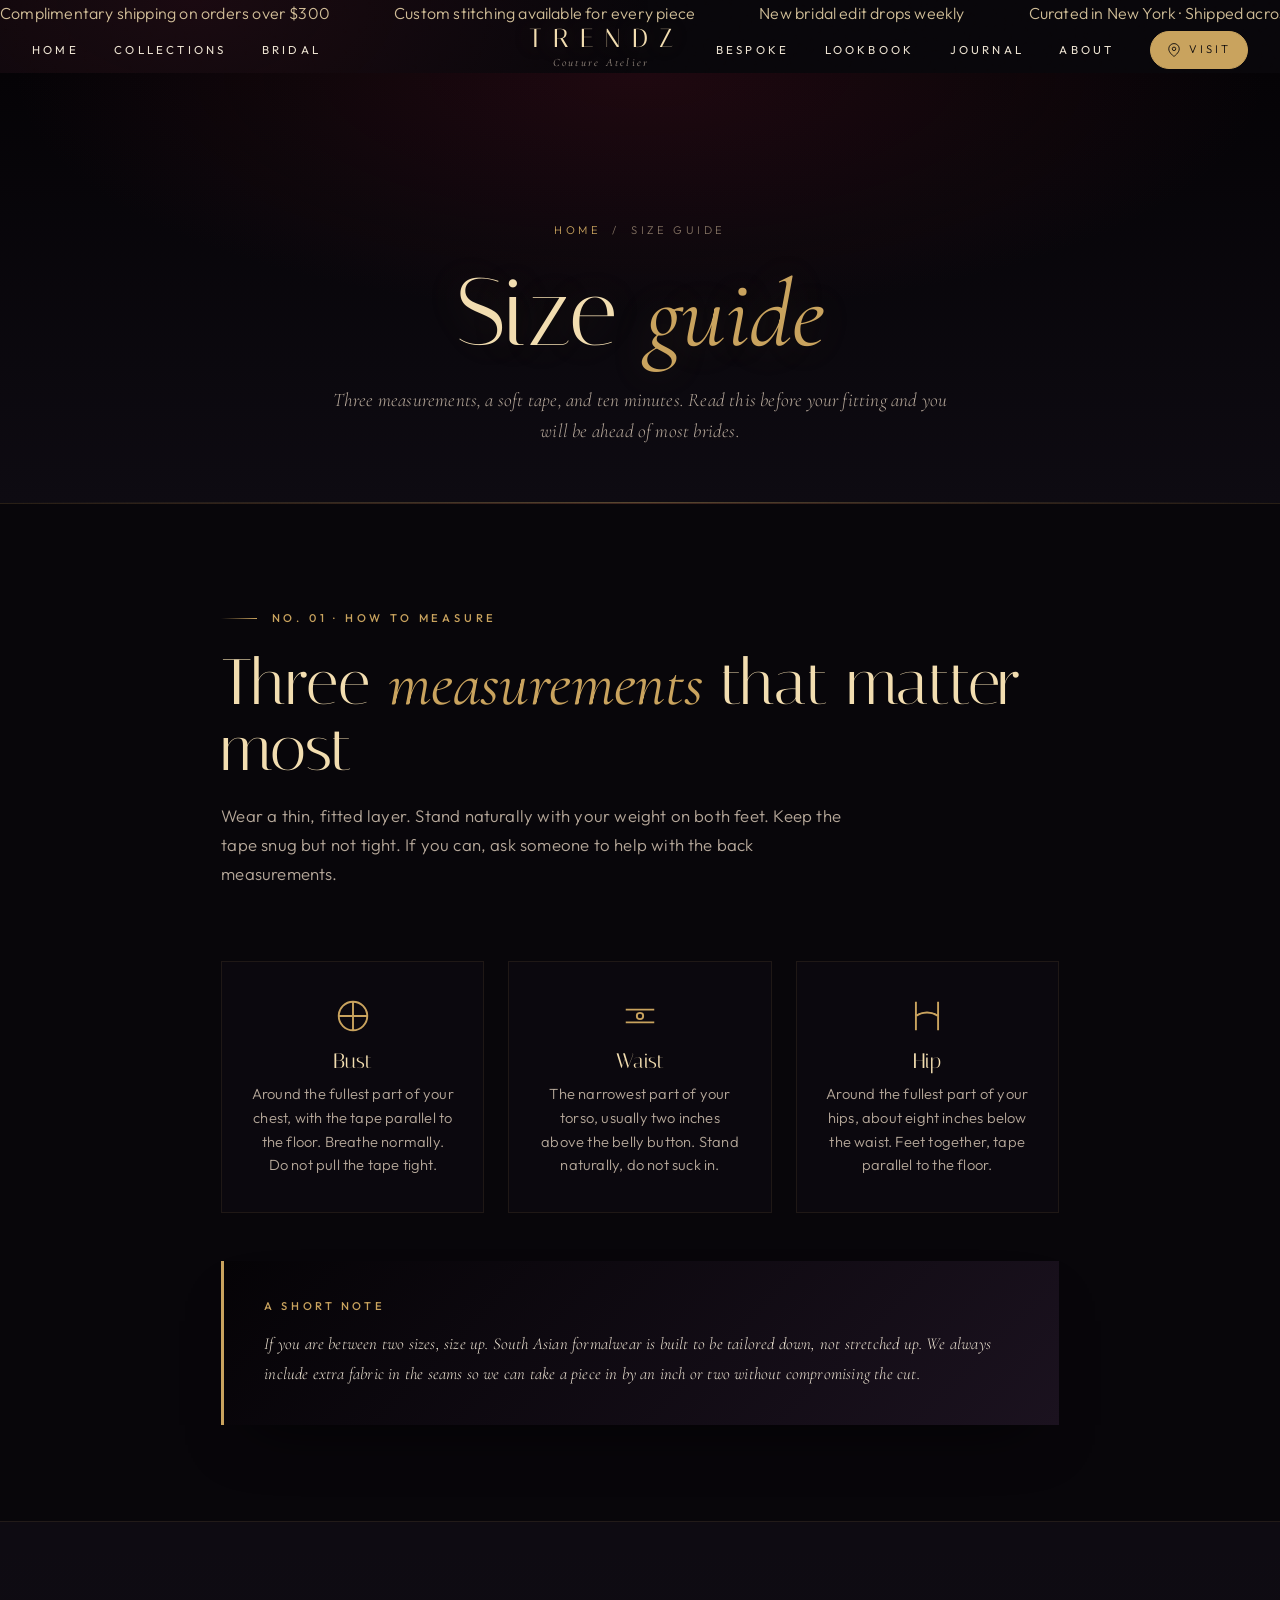
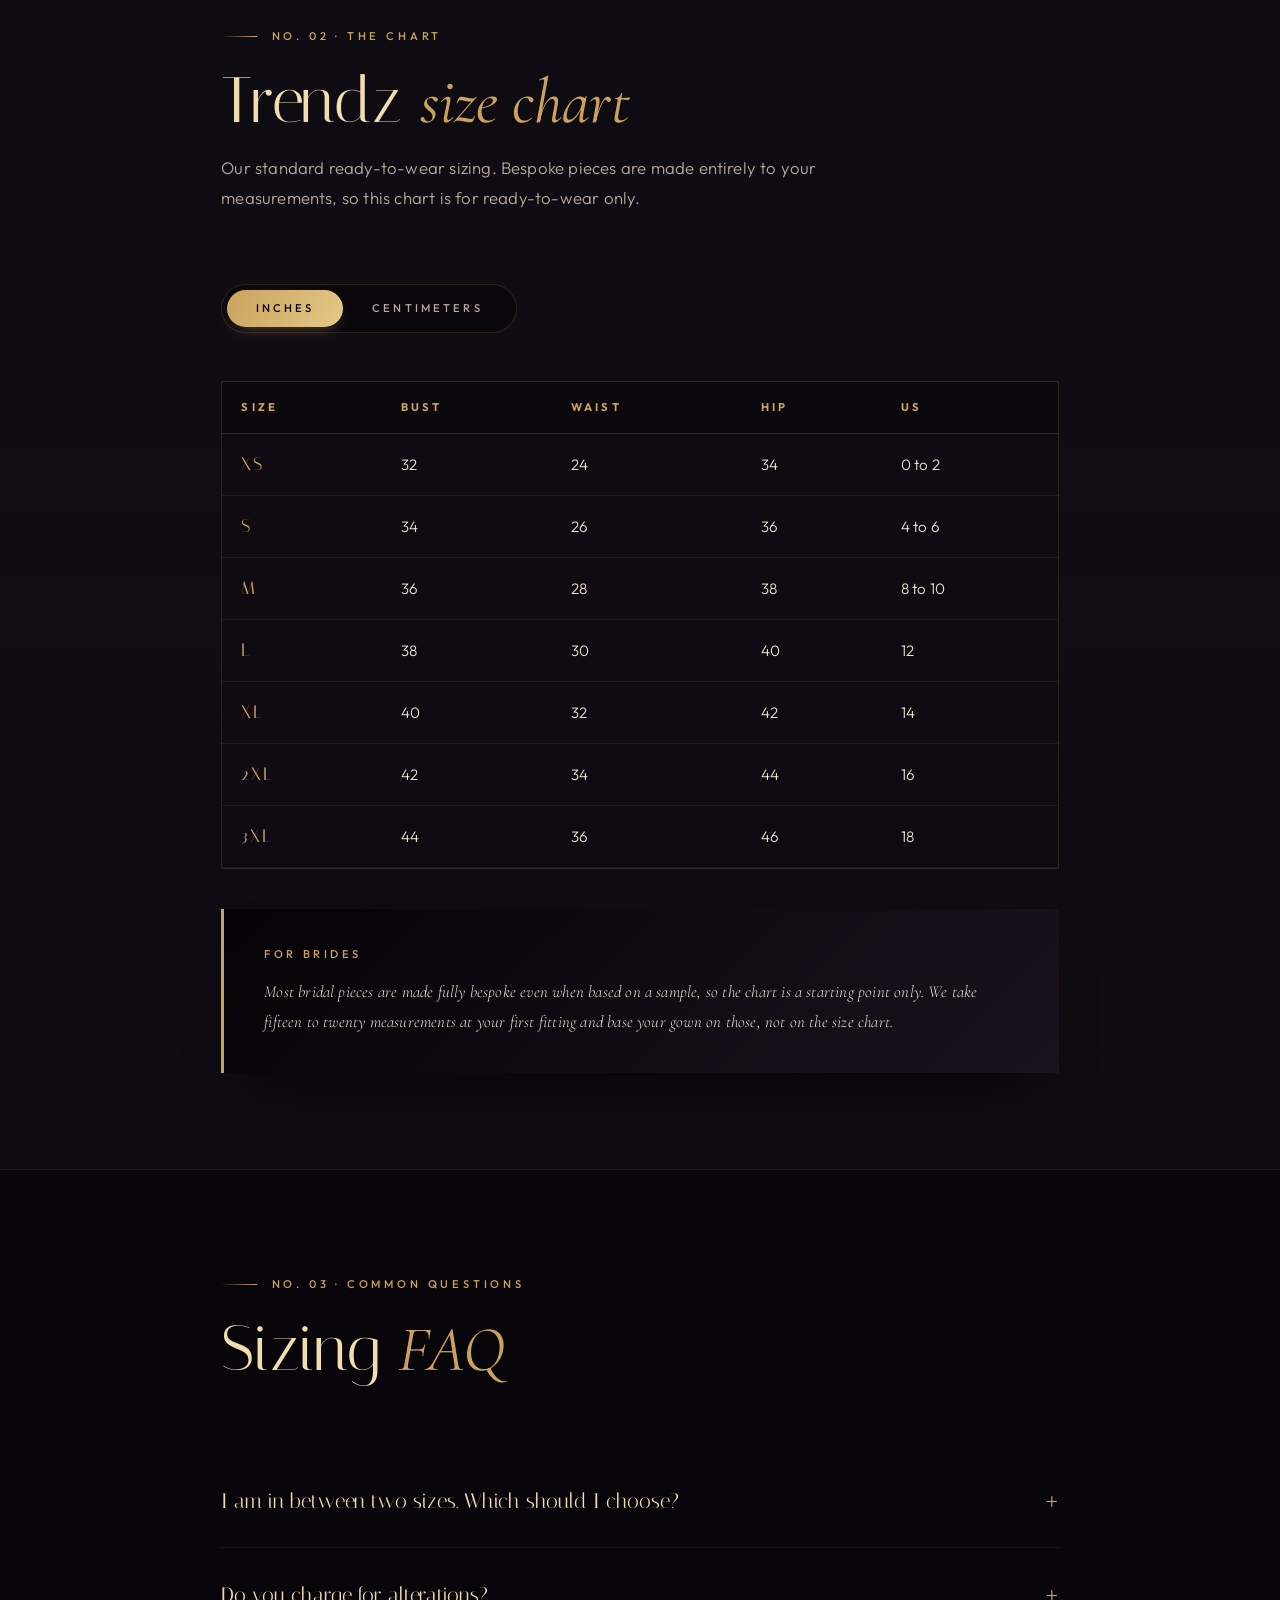
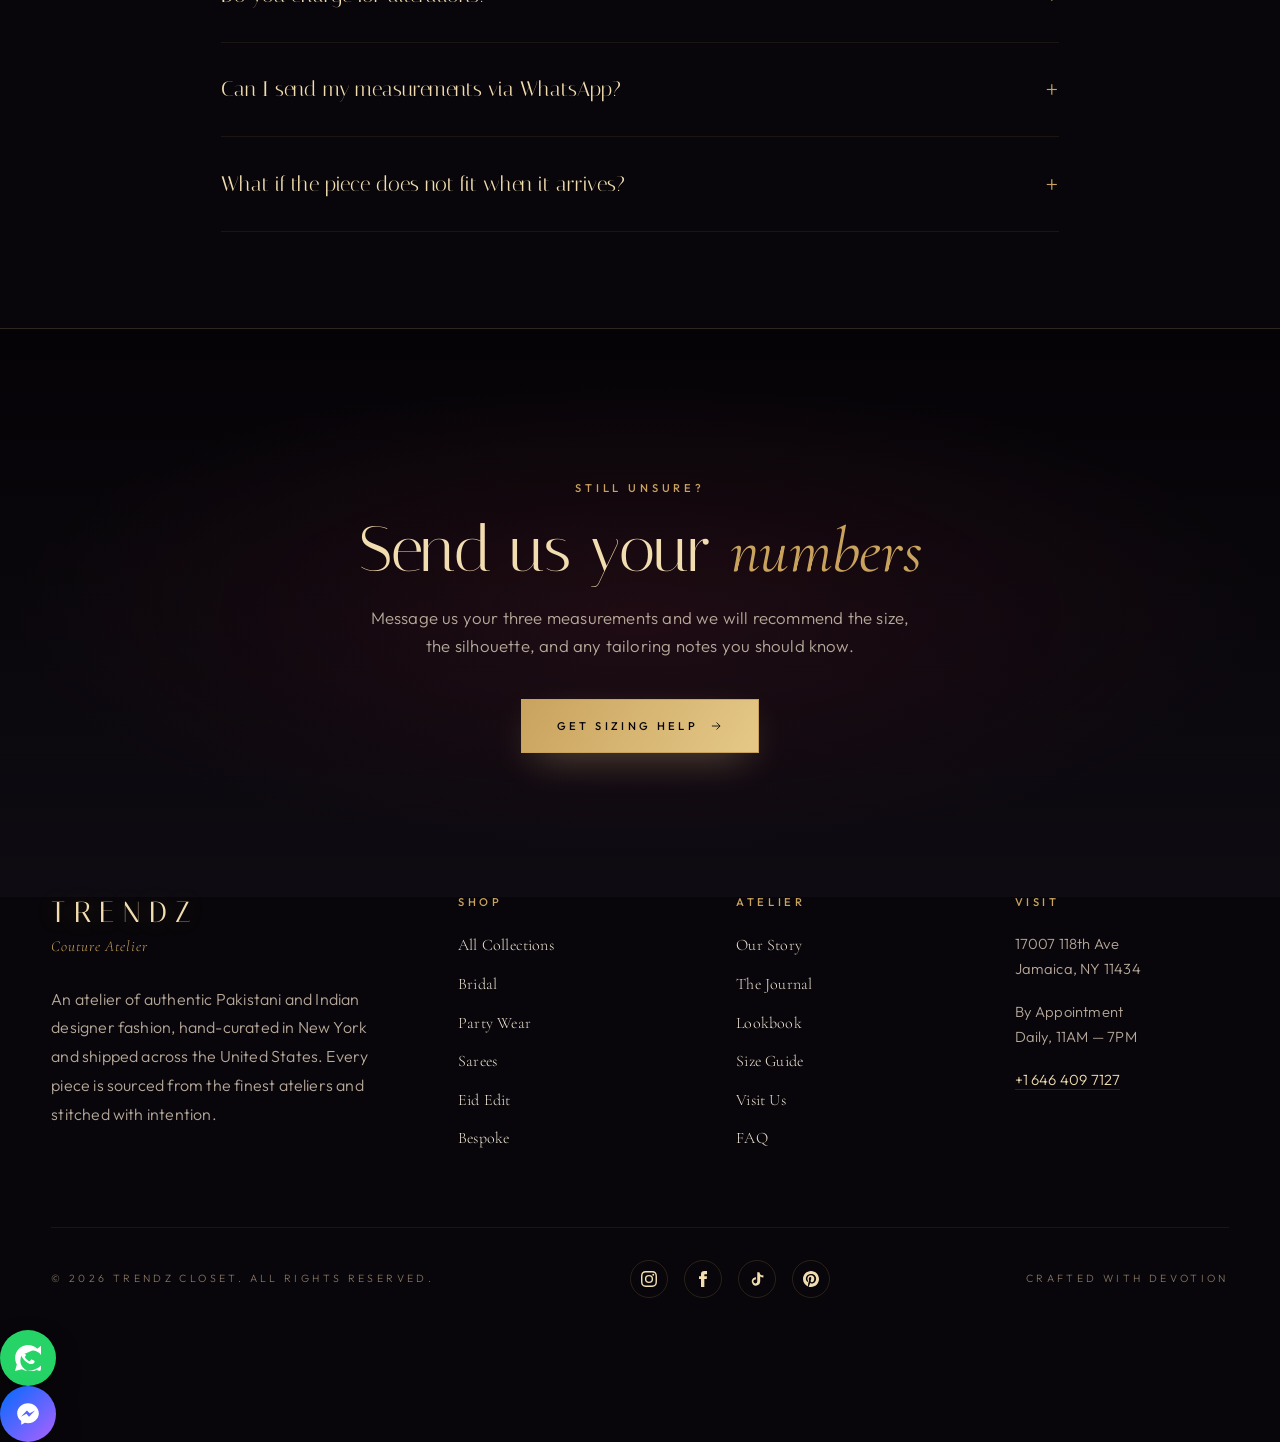
<file: size-guide.html>
<!DOCTYPE html>
<html lang="en">
<head>
    <meta charset="UTF-8">
    <meta name="viewport" content="width=device-width, initial-scale=1.0">
    <title>Size Guide · Trendz Closet</title>
    <meta name="description" content="The Trendz Closet size guide. How to measure yourself for South Asian formalwear, with chart in inches and centimeters.">
    <meta name="theme-color" content="#08060A">
    <link rel="icon" type="image/jpeg" href="images/logo.jpg">
    <link rel="preconnect" href="https://fonts.googleapis.com">
    <link rel="preconnect" href="https://fonts.gstatic.com" crossorigin>
    <link href="https://fonts.googleapis.com/css2?family=Italiana&family=Cormorant+Garamond:ital,wght@0,400;0,500;0,600;0,700;1,400;1,500&family=Outfit:wght@200;300;400;500;600&display=swap" rel="stylesheet">
    <link rel="stylesheet" href="css/styles.css">
    <style>
        .unit-toggle {
            display: inline-flex;
            background: rgba(8,6,10,0.6);
            border: 1px solid var(--line-light);
            padding: 0.3rem;
            margin-bottom: 2rem;
            border-radius: 99px;
        }
        .unit-toggle button {
            padding: 0.6rem 1.8rem;
            background: transparent;
            border: none;
            font-family: var(--font-sans);
            font-size: 0.7rem;
            letter-spacing: 0.28em;
            text-transform: uppercase;
            color: var(--text-mid);
            cursor: pointer;
            transition: all 0.4s var(--ease);
            border-radius: 99px;
            font-weight: 500;
        }
        .unit-toggle button.active {
            background: linear-gradient(120deg, var(--gold), var(--gold-bright));
            color: var(--night);
            box-shadow: 0 6px 18px -8px var(--gold-glow-strong);
        }
        .note-card {
            background: linear-gradient(135deg, var(--ink), var(--plum));
            border-left: 3px solid var(--gold);
            padding: 2.2rem 2.5rem;
            margin-top: 3rem;
            font-family: var(--font-serif);
            font-style: italic;
            color: var(--text);
            line-height: 1.8;
            font-size: 1.05rem;
            box-shadow: var(--shadow-soft);
        }
        .note-card strong {
            font-style: normal;
            font-family: var(--font-sans);
            color: var(--gold);
            display: block;
            font-size: 0.7rem;
            letter-spacing: 0.32em;
            text-transform: uppercase;
            margin-bottom: 0.8rem;
            font-weight: 500;
        }
        .measure-tips {
            display: grid;
            grid-template-columns: repeat(3, 1fr);
            gap: 1.5rem;
            margin: 2.5rem 0;
        }
        @media (max-width: 800px) { .measure-tips { grid-template-columns: 1fr; } }
        .measure-tip {
            padding: 2.2rem 1.8rem;
            border: 1px solid var(--line);
            background: rgba(14,11,18,0.5);
            text-align: center;
            transition: all 0.5s var(--ease);
        }
        .measure-tip:hover {
            border-color: var(--line-strong);
            background: var(--plum);
            transform: translateY(-3px);
        }
        .measure-tip .icon {
            width: 38px; height: 38px;
            margin: 0 auto 1rem;
            color: var(--gold);
        }
        .measure-tip .icon svg { width: 100%; height: 100%; stroke: currentColor; fill: none; stroke-width: 1.2; }
        .measure-tip h4 {
            font-family: var(--font-display);
            font-size: 1.3rem;
            color: var(--gold-pale);
            margin-bottom: 0.6rem;
        }
        .measure-tip p {
            color: var(--text-mid);
            font-size: 0.92rem;
            line-height: 1.6;
        }
        .size-table-wrap {
            border: 1px solid var(--line-light);
            background: rgba(14,11,18,0.5);
            overflow-x: auto;
            margin-top: 1rem;
        }
        .size-table { font-size: 0.95rem; }
        .size-table td:first-child {
            font-family: var(--font-display);
            color: var(--gold);
            font-size: 1.1rem;
            letter-spacing: 0.1em;
        }
    </style>
</head>
<body>
    <div id="announce"></div>
    <div id="mainNav"></div>

    <section class="page-header">
        <div class="container">
            <div class="page-header-inner">
                <div class="breadcrumb"><a href="index.html">Home</a><span class="sep">/</span><span>Size Guide</span></div>
                <h1>Size <span class="italic">guide</span></h1>
                <p>Three measurements, a soft tape, and ten minutes. Read this before your fitting and you will be ahead of most brides.</p>
            </div>
        </div>
    </section>

    <section class="section bg-paper">
        <div class="container-narrow">
            <div class="section-head">
                <span class="eyebrow">No. 01 · How to Measure</span>
                <h2>Three <span class="italic">measurements</span> that matter most</h2>
                <p>Wear a thin, fitted layer. Stand naturally with your weight on both feet. Keep the tape snug but not tight. If you can, ask someone to help with the back measurements.</p>
            </div>

            <div class="measure-tips">
                <div class="measure-tip reveal">
                    <div class="icon">
                        <svg viewBox="0 0 24 24"><circle cx="12" cy="12" r="9"/><path d="M3 12h18M12 3v18"/></svg>
                    </div>
                    <h4>Bust</h4>
                    <p>Around the fullest part of your chest, with the tape parallel to the floor. Breathe normally. Do not pull the tape tight.</p>
                </div>
                <div class="measure-tip reveal delay-1">
                    <div class="icon">
                        <svg viewBox="0 0 24 24"><path d="M3 8h18M3 16h18"/><circle cx="12" cy="12" r="2"/></svg>
                    </div>
                    <h4>Waist</h4>
                    <p>The narrowest part of your torso, usually two inches above the belly button. Stand naturally, do not suck in.</p>
                </div>
                <div class="measure-tip reveal delay-2">
                    <div class="icon">
                        <svg viewBox="0 0 24 24"><path d="M5 3v18M19 3v18M5 12c4-3 10-3 14 0"/></svg>
                    </div>
                    <h4>Hip</h4>
                    <p>Around the fullest part of your hips, about eight inches below the waist. Feet together, tape parallel to the floor.</p>
                </div>
            </div>

            <div class="note-card reveal">
                <strong>A short note</strong>
                If you are between two sizes, size up. South Asian formalwear is built to be tailored down, not stretched up. We always include extra fabric in the seams so we can take a piece in by an inch or two without compromising the cut.
            </div>
        </div>
    </section>

    <section class="section bg-bone">
        <div class="container-narrow">
            <div class="section-head">
                <span class="eyebrow">No. 02 · The Chart</span>
                <h2>Trendz <span class="italic">size chart</span></h2>
                <p>Our standard ready-to-wear sizing. Bespoke pieces are made entirely to your measurements, so this chart is for ready-to-wear only.</p>
            </div>

            <div class="unit-toggle">
                <button class="active" data-unit="in" onclick="toggleUnit('in')">Inches</button>
                <button data-unit="cm" onclick="toggleUnit('cm')">Centimeters</button>
            </div>

            <div class="size-table-wrap reveal">
                <table class="size-table" id="sizeTable">
                    <thead>
                        <tr>
                            <th>Size</th>
                            <th>Bust</th>
                            <th>Waist</th>
                            <th>Hip</th>
                            <th>US</th>
                        </tr>
                    </thead>
                    <tbody>
                        <tr><td>XS</td><td data-in="32" data-cm="81">32</td><td data-in="24" data-cm="61">24</td><td data-in="34" data-cm="86">34</td><td>0 to 2</td></tr>
                        <tr><td>S</td><td data-in="34" data-cm="86">34</td><td data-in="26" data-cm="66">26</td><td data-in="36" data-cm="91">36</td><td>4 to 6</td></tr>
                        <tr><td>M</td><td data-in="36" data-cm="91">36</td><td data-in="28" data-cm="71">28</td><td data-in="38" data-cm="97">38</td><td>8 to 10</td></tr>
                        <tr><td>L</td><td data-in="38" data-cm="97">38</td><td data-in="30" data-cm="76">30</td><td data-in="40" data-cm="102">40</td><td>12</td></tr>
                        <tr><td>XL</td><td data-in="40" data-cm="102">40</td><td data-in="32" data-cm="81">32</td><td data-in="42" data-cm="107">42</td><td>14</td></tr>
                        <tr><td>2XL</td><td data-in="42" data-cm="107">42</td><td data-in="34" data-cm="86">34</td><td data-in="44" data-cm="112">44</td><td>16</td></tr>
                        <tr><td>3XL</td><td data-in="44" data-cm="112">44</td><td data-in="36" data-cm="91">36</td><td data-in="46" data-cm="117">46</td><td>18</td></tr>
                    </tbody>
                </table>
            </div>

            <div class="note-card reveal" style="margin-top: 2.5rem;">
                <strong>For brides</strong>
                Most bridal pieces are made fully bespoke even when based on a sample, so the chart is a starting point only. We take fifteen to twenty measurements at your first fitting and base your gown on those, not on the size chart.
            </div>
        </div>
    </section>

    <section class="section bg-paper">
        <div class="container-narrow">
            <div class="section-head">
                <span class="eyebrow">No. 03 · Common Questions</span>
                <h2>Sizing <span class="italic">FAQ</span></h2>
            </div>

            <div class="faq-list">
                <div class="faq-item">
                    <button class="faq-q">I am in between two sizes. Which should I choose?<span class="plus"></span></button>
                    <div class="faq-a"><p>Choose the larger size. Our pieces include enough seam allowance to be taken in by one to two inches without any loss in silhouette. Letting a piece out is much harder than taking it in.</p></div>
                </div>
                <div class="faq-item">
                    <button class="faq-q">Do you charge for alterations?<span class="plus"></span></button>
                    <div class="faq-a"><p>Basic alterations on ready-to-wear pieces purchased from us are included in the price. Structural changes like adding sleeves or changing necklines are quoted separately.</p></div>
                </div>
                <div class="faq-item">
                    <button class="faq-q">Can I send my measurements via WhatsApp?<span class="plus"></span></button>
                    <div class="faq-a"><p>Yes. For out-of-town customers we book a quick video call to walk you through measuring correctly, then proceed with the order based on those numbers.</p></div>
                </div>
                <div class="faq-item">
                    <button class="faq-q">What if the piece does not fit when it arrives?<span class="plus"></span></button>
                    <div class="faq-a"><p>For pieces sized off our chart, we offer a single free alteration round if you visit the atelier within thirty days. For shipped pieces we cover the cost of one local alteration with a tailor we trust in your city.</p></div>
                </div>
            </div>
        </div>
    </section>

    <section class="cta-strip">
        <div class="cta-strip-inner reveal">
            <span class="eyebrow center" style="color: var(--gold); margin-bottom: 1.2rem; display: inline-block;">Still Unsure?</span>
            <h2>Send us your <span class="italic">numbers</span></h2>
            <p>Message us your three measurements and we will recommend the size, the silhouette, and any tailoring notes you should know.</p>
            <a href="https://wa.me/16464097127?text=Hi%20Trendz,%20I%27d%20like%20help%20with%20sizing.%20My%20measurements%20are:" class="btn btn-gold" target="_blank" rel="noopener">
                Get Sizing Help
                <svg viewBox="0 0 24 24" fill="none" stroke="currentColor" stroke-width="1.5"><path d="M5 12h14M13 6l6 6-6 6"/></svg>
            </a>
        </div>
    </section>

    <div id="mainFooter"></div>
    <div id="floatingBtns"></div>

    <script src="js/main.js"></script>
    <script>
        buildNav('contact');

        function toggleUnit(unit) {
            document.querySelectorAll('.unit-toggle button').forEach(b => {
                b.classList.toggle('active', b.dataset.unit === unit);
            });
            document.querySelectorAll('#sizeTable td[data-in]').forEach(td => {
                td.textContent = td.dataset[unit];
            });
        }
    </script>
</body>
</html>
</file>
<file: css/styles.css>
/* =========================================================
   TRENDZ CLOSET — Master Stylesheet
   Midnight Couture · A Dark Luxury Atelier System
   ========================================================= */

:root {
    /* === Core dark luxury palette === */
    --night:        #08060A;                /* deepest void, page base */
    --obsidian:     #0E0B12;                /* primary surface */
    --onyx:         #16111A;                /* raised surface */
    --plum:         #1B121F;                /* warm raised surface */
    --smoke:        #221823;                /* hover surface */
    --shadow:       #2B1F2C;                /* line / divider base */

    /* Semantic surface tokens (kept under existing names so
       inline styles across all pages adopt the dark theme) */
    --paper:        var(--night);           /* was light cream */
    --bone:         var(--obsidian);        /* was ivory */
    --bone-warm:    var(--plum);            /* was warm cream */
    --ink:          #050306;                /* deepest panel */
    --ink-soft:     #0F0A12;
    --blush:        #2A1A23;
    --sand:         #2E2128;

    /* Accent jewels */
    --wine:         #6B1A2C;                /* deeper bordeaux */
    --wine-deep:    #3D0915;
    --wine-soft:    #8B2B40;
    --wine-glow:    rgba(143, 38, 64, 0.32);

    /* Champagne gold (the brand's signature) */
    --gold:         #C9A35E;
    --gold-bright:  #E5C887;
    --gold-pale:    #F2DDB0;
    --gold-deep:    #8E6F3A;
    --gold-glow:    rgba(201, 163, 94, 0.28);
    --gold-glow-strong: rgba(229, 200, 135, 0.45);

    /* Text on dark */
    --text:         #EDE3D2;                /* warm ivory body */
    --text-mid:     #B6A89A;                /* secondary */
    --text-soft:    #847363;                /* muted */
    --text-pale:    #5C4F45;                /* placeholder */

    /* Lines / borders on dark */
    --line:         rgba(201, 163, 94, 0.10);
    --line-light:   rgba(201, 163, 94, 0.18);
    --line-strong:  rgba(201, 163, 94, 0.32);
    --line-dark:    rgba(237, 227, 210, 0.08);

    --white:        #FFFFFF;
    --wa-green:     #25D366;

    /* Typography */
    --font-display: 'Italiana', 'Cormorant Garamond', serif;
    --font-serif:   'Cormorant Garamond', serif;
    --font-sans:    'Outfit', system-ui, sans-serif;
    --font-body:    'Outfit', system-ui, sans-serif;

    /* Motion */
    --ease:         cubic-bezier(0.22, 0.61, 0.36, 1);
    --ease-out:     cubic-bezier(0.16, 1, 0.3, 1);
    --ease-elegant: cubic-bezier(0.65, 0, 0.35, 1);

    /* Spacing scale */
    --space-xs: 0.5rem;
    --space-sm: 1rem;
    --space-md: 2rem;
    --space-lg: 4rem;
    --space-xl: 6rem;
    --space-2xl: 9rem;

    /* Layout */
    --nav-h: 78px;
    --nav-h-scrolled: 64px;
    --container: 1440px;

    /* Glow / shadow */
    --shadow-soft: 0 30px 60px -30px rgba(0,0,0,0.7);
    --shadow-deep: 0 50px 100px -40px rgba(0,0,0,0.85);
    --glow-gold: 0 0 50px var(--gold-glow);
}

/* ===== RESET & BASE ===== */
*, *::before, *::after { box-sizing: border-box; margin: 0; padding: 0; }

html {
    scroll-behavior: smooth;
    -webkit-font-smoothing: antialiased;
    -moz-osx-font-smoothing: grayscale;
    background: var(--night);
}

body {
    font-family: var(--font-sans);
    background: var(--night);
    color: var(--text);
    font-weight: 300;
    line-height: 1.65;
    letter-spacing: 0.012em;
    overflow-x: hidden;
    position: relative;
    min-height: 100vh;
}

/* Atmospheric backdrop: subtle warm wine glow + grain */
body::before {
    content: '';
    position: fixed;
    inset: 0;
    background:
        radial-gradient(ellipse 60% 50% at 15% 0%, rgba(107,26,44,0.18), transparent 60%),
        radial-gradient(ellipse 50% 40% at 85% 100%, rgba(201,163,94,0.06), transparent 60%);
    pointer-events: none;
    z-index: 0;
}
body::after {
    content: '';
    position: fixed;
    inset: 0;
    pointer-events: none;
    z-index: 1;
    opacity: 0.05;
    mix-blend-mode: overlay;
    background-image: url("data:image/svg+xml;utf8,<svg viewBox='0 0 200 200' xmlns='http://www.w3.org/2000/svg'><filter id='n'><feTurbulence type='fractalNoise' baseFrequency='0.9' numOctaves='3' stitchTiles='stitch'/><feColorMatrix values='0 0 0 0 1 0 0 0 0 0.85 0 0 0 0 0.6 0 0 0 0.6 0'/></filter><rect width='100%' height='100%' filter='url(%23n)'/></svg>");
}
body > * { position: relative; z-index: 2; }

img { max-width: 100%; display: block; }
button { font: inherit; color: inherit; background: none; border: none; cursor: pointer; }
a { color: inherit; text-decoration: none; }
ul, ol { list-style: none; }

::selection { background: var(--gold); color: var(--night); }

/* ===== CUSTOM SCROLLBAR ===== */
::-webkit-scrollbar { width: 10px; }
::-webkit-scrollbar-track { background: var(--obsidian); }
::-webkit-scrollbar-thumb {
    background: linear-gradient(180deg, var(--gold-deep), var(--wine));
    border-radius: 0;
}
::-webkit-scrollbar-thumb:hover {
    background: linear-gradient(180deg, var(--gold), var(--wine-soft));
}

/* ===== TYPOGRAPHY ===== */
h1, h2, h3, h4 {
    font-family: var(--font-display);
    font-weight: 400;
    line-height: 1.05;
    letter-spacing: -0.005em;
    color: var(--text);
}

h1 .italic, h2 .italic, h3 .italic, h4 .italic, .italic {
    font-family: var(--font-serif);
    font-style: italic;
    font-weight: 400;
    color: var(--gold);
}

.eyebrow {
    font-family: var(--font-sans);
    font-size: 0.7rem;
    font-weight: 500;
    letter-spacing: 0.34em;
    text-transform: uppercase;
    color: var(--gold);
    display: inline-flex;
    align-items: center;
    gap: 0.9rem;
}
.eyebrow::before {
    content: '';
    width: 36px;
    height: 1px;
    background: linear-gradient(90deg, transparent, var(--gold));
}
.eyebrow.center {
    justify-content: center;
}
.eyebrow.center::before {
    background: linear-gradient(90deg, transparent, var(--gold), transparent);
    width: 56px;
}
.eyebrow.center::after {
    content: '';
    width: 56px;
    height: 1px;
    background: linear-gradient(90deg, var(--gold), transparent);
}

/* ===== LAYOUT HELPERS ===== */
.container {
    max-width: var(--container);
    margin: 0 auto;
    padding: 0 4%;
}
.container-narrow {
    max-width: 940px;
    margin: 0 auto;
    padding: 0 4%;
}

.section {
    padding: var(--space-xl) 0;
    position: relative;
}
.section-tall { padding: var(--space-2xl) 0; }

.section-head { margin-bottom: 4.5rem; }
.section-head.center { text-align: center; }
.section-head .eyebrow { margin-bottom: 1.4rem; }
.section-head h2 {
    font-size: clamp(2.4rem, 5vw, 4.4rem);
    line-height: 1.02;
    margin-bottom: 1.2rem;
}
.section-head p {
    color: var(--text-mid);
    font-size: 1.05rem;
    max-width: 620px;
    line-height: 1.75;
}
.section-head.center p { margin-left: auto; margin-right: auto; }

/* Surface backgrounds (semantic, all dark) */
.bg-paper {
    background: var(--paper);
}
.bg-bone {
    background:
        linear-gradient(180deg, transparent, rgba(107,26,44,0.04) 50%, transparent),
        var(--obsidian);
    border-top: 1px solid var(--line);
    border-bottom: 1px solid var(--line);
}
.bg-bone-warm {
    background: linear-gradient(180deg, var(--plum), var(--obsidian));
}
.bg-ink {
    background:
        radial-gradient(ellipse 80% 60% at 50% 0%, rgba(107,26,44,0.18), transparent 70%),
        var(--ink);
    color: var(--text);
    border-top: 1px solid var(--line-light);
    border-bottom: 1px solid var(--line-light);
}
.bg-ink h2, .bg-ink h3, .bg-ink h4 { color: var(--text); }
.bg-ink p { color: var(--text-mid); }

/* ===== ANNOUNCEMENT BAR ===== */
.announce-bar {
    background: linear-gradient(90deg, #050306, var(--ink), #050306);
    color: var(--gold-pale);
    padding: 0.55rem 0;
    font-family: var(--font-sans);
    font-size: 0.7rem;
    letter-spacing: 0.3em;
    text-transform: uppercase;
    text-align: center;
    overflow: hidden;
    border-bottom: 1px solid var(--line);
    position: relative;
}
.announce-bar::after {
    content: '';
    position: absolute;
    inset: 0;
    background: linear-gradient(90deg, transparent, var(--gold-glow), transparent);
    opacity: 0.35;
    pointer-events: none;
}
.announce-track {
    display: inline-flex;
    gap: 4rem;
    white-space: nowrap;
    animation: marquee 40s linear infinite;
}
.announce-track span {
    flex-shrink: 0;
    color: var(--gold-pale);
    opacity: 0.85;
}
@keyframes marquee {
    0%   { transform: translateX(0); }
    100% { transform: translateX(-50%); }
}

/* ===== NAVIGATION ===== */
.nav {
    position: fixed;
    top: 0; left: 0; right: 0;
    z-index: 100;
    height: var(--nav-h);
    transition: all 0.5s var(--ease);
    background: linear-gradient(180deg, rgba(8,6,10,0.55), rgba(8,6,10,0));
    backdrop-filter: blur(0px);
    -webkit-backdrop-filter: blur(0px);
}
.nav.opaque {
    background: rgba(8,6,10,0.82);
    backdrop-filter: blur(20px) saturate(140%);
    -webkit-backdrop-filter: blur(20px) saturate(140%);
    border-bottom: 1px solid var(--line);
    height: var(--nav-h-scrolled);
}
.nav-inner {
    height: 100%;
    max-width: 1700px;
    margin: 0 auto;
    padding: 0 2.5%;
    display: grid;
    grid-template-columns: 1fr auto 1fr;
    align-items: center;
    gap: 2rem;
}
.nav-left, .nav-right {
    display: flex;
    align-items: center;
    gap: 2.2rem;
}
.nav-right { justify-content: flex-end; }

.nav-link {
    font-family: var(--font-sans);
    font-size: 0.72rem;
    letter-spacing: 0.28em;
    text-transform: uppercase;
    color: var(--text);
    font-weight: 400;
    position: relative;
    padding: 0.4rem 0;
    transition: color 0.3s var(--ease);
}
.nav-link::after {
    content: '';
    position: absolute;
    left: 50%; bottom: -2px;
    width: 0; height: 1px;
    background: var(--gold);
    transition: all 0.4s var(--ease);
    transform: translateX(-50%);
}
.nav-link:hover { color: var(--gold-pale); }
.nav-link:hover::after { width: 100%; }
.nav-link.active { color: var(--gold); }
.nav-link.active::after { width: 100%; }

.nav-brand {
    display: flex;
    flex-direction: column;
    align-items: center;
    text-align: center;
    gap: 0.1rem;
    transition: opacity 0.3s var(--ease);
}
.nav-brand:hover { opacity: 0.85; }
.nav-brand-name {
    font-family: var(--font-display);
    font-size: 1.65rem;
    letter-spacing: 0.42em;
    color: var(--gold-pale);
    line-height: 1;
    padding-left: 0.42em;
    text-shadow: 0 0 24px rgba(201,163,94,0.25);
}
.nav-brand-tag {
    font-family: var(--font-serif);
    font-style: italic;
    font-size: 0.7rem;
    color: var(--text-mid);
    letter-spacing: 0.2em;
}

.nav-icon-btn {
    display: inline-flex;
    align-items: center;
    gap: 0.55rem;
    font-size: 0.7rem;
    letter-spacing: 0.26em;
    text-transform: uppercase;
    color: var(--gold-pale);
    border: 1px solid var(--line-light);
    padding: 0.55rem 1rem;
    transition: all 0.3s var(--ease);
    border-radius: 99px;
}
.nav-icon-btn svg { width: 14px; height: 14px; stroke: currentColor; fill: none; }
.nav-icon-btn:hover {
    color: var(--night);
    background: var(--gold);
    border-color: var(--gold);
    box-shadow: 0 0 25px var(--gold-glow);
}
.nav-icon-btn.active {
    background: var(--gold);
    color: var(--night);
    border-color: var(--gold);
}

.nav-burger {
    display: none;
    flex-direction: column;
    gap: 5px;
    width: 26px;
    cursor: pointer;
}
.nav-burger span {
    height: 1.5px;
    background: var(--gold-pale);
    transition: all 0.3s var(--ease);
}
.nav-burger.active span:nth-child(1) { transform: translateY(6.5px) rotate(45deg); }
.nav-burger.active span:nth-child(2) { opacity: 0; }
.nav-burger.active span:nth-child(3) { transform: translateY(-6.5px) rotate(-45deg); }

@media (max-width: 1100px) {
    .nav-inner { grid-template-columns: auto 1fr auto; }
    .nav-left .nav-link, .nav-right .nav-link { display: none; }
    .nav-burger { display: flex; }
}

/* Mobile drawer */
.mobile-drawer {
    position: fixed;
    top: 0; left: -100%;
    width: 88%;
    max-width: 440px;
    height: 100vh;
    background: linear-gradient(180deg, var(--ink), var(--obsidian));
    z-index: 200;
    transition: left 0.5s var(--ease);
    padding: 5rem 3rem 3rem;
    overflow-y: auto;
    border-right: 1px solid var(--line-light);
}
.mobile-drawer.open { left: 0; }
.mobile-drawer-close {
    position: absolute;
    top: 1.6rem; right: 1.6rem;
    width: 36px; height: 36px;
    color: var(--gold);
    cursor: pointer;
}
.mobile-drawer-close::before, .mobile-drawer-close::after {
    content: '';
    position: absolute;
    top: 50%; left: 50%;
    width: 22px; height: 1px;
    background: currentColor;
}
.mobile-drawer-close::before { transform: translate(-50%, -50%) rotate(45deg); }
.mobile-drawer-close::after  { transform: translate(-50%, -50%) rotate(-45deg); }
.mobile-nav-links {
    display: flex;
    flex-direction: column;
    gap: 1.6rem;
    margin-bottom: 3rem;
}
.mobile-nav-links a {
    font-family: var(--font-display);
    font-size: 1.55rem;
    color: var(--text);
    letter-spacing: 0.05em;
    display: flex;
    align-items: baseline;
    gap: 1.2rem;
    transition: color 0.3s var(--ease), transform 0.3s var(--ease);
}
.mobile-nav-links a:hover { color: var(--gold); transform: translateX(6px); }
.mobile-nav-links .num {
    font-family: var(--font-sans);
    font-size: 0.65rem;
    color: var(--gold);
    letter-spacing: 0.3em;
}
.mobile-drawer-footer {
    border-top: 1px solid var(--line-light);
    padding-top: 1.8rem;
    color: var(--text-mid);
}
.mobile-drawer-footer p {
    font-size: 0.7rem;
    letter-spacing: 0.32em;
    text-transform: uppercase;
    color: var(--gold);
    margin-bottom: 0.4rem;
}
.mobile-drawer-footer a {
    font-family: var(--font-display);
    font-size: 1.4rem;
    color: var(--text);
}
.drawer-overlay {
    position: fixed;
    inset: 0;
    background: rgba(0,0,0,0.7);
    backdrop-filter: blur(6px);
    z-index: 150;
    opacity: 0;
    pointer-events: none;
    transition: opacity 0.4s var(--ease);
}
.drawer-overlay.open { opacity: 1; pointer-events: all; }

/* ===== HERO ===== */
.hero {
    position: relative;
    height: 100vh;
    min-height: 720px;
    overflow: hidden;
    background: var(--night);
}
.hero-media {
    position: absolute;
    inset: 0;
}
.hero-slide {
    position: absolute;
    inset: 0;
    opacity: 0;
    transition: opacity 1.4s var(--ease);
}
.hero-slide img {
    width: 100%;
    height: 100%;
    object-fit: cover;
    transform: scale(1.05);
    transition: transform 7s var(--ease);
    filter: brightness(0.62) saturate(1.05) contrast(1.05);
}
.hero-slide.active { opacity: 1; }
.hero-slide.active img { transform: scale(1.12); }

.hero-overlay {
    position: absolute;
    inset: 0;
    background:
        linear-gradient(180deg, rgba(8,6,10,0.45) 0%, rgba(8,6,10,0.15) 30%, rgba(8,6,10,0.85) 100%),
        radial-gradient(ellipse at 30% 60%, rgba(107,26,44,0.35), transparent 60%);
    pointer-events: none;
}

.hero-content {
    position: relative;
    z-index: 3;
    height: 100%;
    display: flex;
    flex-direction: column;
    justify-content: flex-end;
    padding: 0 5% 8rem;
    max-width: 1700px;
    margin: 0 auto;
}
.hero-inner { max-width: 780px; }
.hero-eyebrow {
    color: var(--gold);
    font-size: 0.7rem;
    letter-spacing: 0.4em;
    text-transform: uppercase;
    margin-bottom: 2rem;
    display: inline-flex;
    align-items: center;
    gap: 1rem;
    opacity: 0;
    animation: hero-fade 1.2s var(--ease) 0.3s forwards;
}
.hero-eyebrow::before {
    content: '';
    width: 48px;
    height: 1px;
    background: linear-gradient(90deg, transparent, var(--gold));
}
.hero h1 {
    font-family: var(--font-display);
    font-size: clamp(3.2rem, 8.5vw, 7.4rem);
    line-height: 0.96;
    color: var(--gold-pale);
    letter-spacing: -0.018em;
    margin-bottom: 2rem;
    text-shadow: 0 4px 30px rgba(0,0,0,0.6);
    opacity: 0;
    animation: hero-fade 1.4s var(--ease) 0.5s forwards;
}
.hero h1 .italic {
    color: var(--gold);
    font-family: var(--font-serif);
    font-style: italic;
    font-weight: 400;
}
.hero-desc {
    font-family: var(--font-serif);
    font-style: italic;
    font-size: 1.25rem;
    color: var(--text);
    line-height: 1.55;
    max-width: 600px;
    margin-bottom: 2.6rem;
    opacity: 0;
    animation: hero-fade 1.4s var(--ease) 0.8s forwards;
}
.hero-actions {
    display: flex;
    gap: 1rem;
    flex-wrap: wrap;
    opacity: 0;
    animation: hero-fade 1.4s var(--ease) 1.1s forwards;
}
@keyframes hero-fade {
    from { opacity: 0; transform: translateY(20px); }
    to   { opacity: 1; transform: translateY(0); }
}

.scroll-hint {
    position: absolute;
    bottom: 2rem; left: 50%;
    transform: translateX(-50%);
    color: var(--gold-pale);
    font-size: 0.65rem;
    letter-spacing: 0.5em;
    z-index: 4;
    opacity: 0.6;
}
.scroll-hint::after {
    content: '';
    display: block;
    width: 1px;
    height: 32px;
    background: linear-gradient(180deg, var(--gold), transparent);
    margin: 0.7rem auto 0;
    animation: scroll-pulse 2s ease-in-out infinite;
}
@keyframes scroll-pulse {
    0%, 100% { transform: scaleY(0.6); opacity: 0.4; }
    50%      { transform: scaleY(1);   opacity: 1;   }
}

.hero-progress {
    position: absolute;
    bottom: 2.5rem; right: 5%;
    z-index: 4;
    display: flex;
    align-items: center;
    gap: 1.4rem;
}
.hero-counter {
    color: var(--gold-pale);
    font-family: var(--font-display);
    font-size: 1rem;
    letter-spacing: 0.18em;
    display: flex;
    align-items: baseline;
    gap: 0.4rem;
}
.hero-counter .total { color: var(--text-soft); font-size: 0.7rem; }
.hero-dots { display: flex; gap: 0.6rem; }
.hero-dot {
    width: 28px; height: 1px;
    background: rgba(242, 221, 176, 0.3);
    cursor: pointer;
    transition: all 0.4s var(--ease);
}
.hero-dot.active {
    background: var(--gold);
    box-shadow: 0 0 12px var(--gold-glow);
    width: 50px;
}

/* ===== BUTTONS ===== */
.btn {
    display: inline-flex;
    align-items: center;
    justify-content: center;
    gap: 0.7rem;
    padding: 1.05rem 2.2rem;
    font-family: var(--font-sans);
    font-size: 0.7rem;
    font-weight: 500;
    letter-spacing: 0.3em;
    text-transform: uppercase;
    cursor: pointer;
    transition: all 0.45s var(--ease);
    border: 1px solid transparent;
    position: relative;
    overflow: hidden;
    isolation: isolate;
}
.btn svg { width: 14px; height: 14px; stroke: currentColor; fill: none; transition: transform 0.4s var(--ease); }
.btn:hover svg { transform: translateX(4px); }

.btn::before {
    content: '';
    position: absolute;
    inset: 0;
    background: linear-gradient(120deg, transparent, rgba(255,255,255,0.18), transparent);
    transform: translateX(-130%);
    transition: transform 0.7s var(--ease);
    z-index: -1;
}
.btn:hover::before { transform: translateX(130%); }

.btn-primary, .btn-gold {
    background: linear-gradient(120deg, var(--gold), var(--gold-bright));
    color: var(--night);
    border-color: var(--gold);
    box-shadow: 0 14px 40px -14px var(--gold-glow-strong);
}
.btn-primary:hover, .btn-gold:hover {
    background: linear-gradient(120deg, var(--gold-bright), var(--gold));
    box-shadow: 0 18px 50px -14px var(--gold-glow-strong), 0 0 0 1px var(--gold-bright);
    transform: translateY(-2px);
}

.btn-light {
    background: var(--gold-pale);
    color: var(--night);
    border-color: var(--gold-pale);
}
.btn-light:hover {
    background: var(--gold-bright);
    border-color: var(--gold-bright);
    box-shadow: 0 14px 40px -14px var(--gold-glow-strong);
}

.btn-outline-light {
    border-color: var(--gold-pale);
    color: var(--gold-pale);
    background: transparent;
}
.btn-outline-light:hover {
    background: var(--gold-pale);
    color: var(--night);
}

.btn-outline {
    border-color: var(--line-strong);
    color: var(--gold);
    background: transparent;
}
.btn-outline:hover {
    border-color: var(--gold);
    color: var(--night);
    background: var(--gold);
}

.btn-wa {
    background: var(--wa-green);
    color: white;
    border-color: var(--wa-green);
}
.btn-wa svg { width: 18px; height: 18px; fill: currentColor; stroke: none; }
.btn-wa:hover { background: #1ebd58; transform: translateY(-2px); box-shadow: 0 14px 30px -10px rgba(37,211,102,0.5); }

.btn-link {
    display: inline-flex;
    align-items: center;
    gap: 0.6rem;
    font-family: var(--font-sans);
    font-size: 0.72rem;
    letter-spacing: 0.3em;
    text-transform: uppercase;
    color: var(--gold);
    padding: 0.5rem 0;
    border-bottom: 1px solid var(--line-light);
    transition: all 0.3s var(--ease);
}
.btn-link svg { stroke: currentColor; fill: none; transition: transform 0.4s var(--ease); }
.btn-link:hover { color: var(--gold-bright); border-bottom-color: var(--gold); }
.btn-link:hover svg { transform: translateX(5px); }

/* ===== STORY / TRUST STRIP ===== */
.story-strip {
    display: grid;
    grid-template-columns: repeat(4, 1fr);
    background: var(--ink);
    border-top: 1px solid var(--line-light);
    border-bottom: 1px solid var(--line-light);
}
.story-item {
    padding: 2.2rem 1.5rem;
    display: flex;
    align-items: center;
    gap: 1rem;
    border-right: 1px solid var(--line);
    transition: background 0.4s var(--ease);
}
.story-item:last-child { border-right: none; }
.story-item:hover { background: var(--obsidian); }
.story-icon {
    width: 38px; height: 38px;
    flex-shrink: 0;
    color: var(--gold);
}
.story-icon svg { width: 100%; height: 100%; stroke: currentColor; fill: none; stroke-width: 1.2; }
.story-text strong {
    display: block;
    font-family: var(--font-display);
    font-size: 1rem;
    color: var(--gold-pale);
    letter-spacing: 0.04em;
    font-weight: 400;
}
.story-text span {
    font-size: 0.72rem;
    color: var(--text-soft);
    letter-spacing: 0.16em;
    text-transform: uppercase;
}

@media (max-width: 900px) {
    .story-strip { grid-template-columns: repeat(2, 1fr); }
    .story-item:nth-child(2) { border-right: none; }
    .story-item:nth-child(1), .story-item:nth-child(2) { border-bottom: 1px solid var(--line); }
}
@media (max-width: 520px) {
    .story-strip { grid-template-columns: 1fr; }
    .story-item { border-right: none; border-bottom: 1px solid var(--line); }
}

/* ===== CATEGORY GRID ===== */
.cat-grid {
    display: grid;
    grid-template-columns: repeat(12, 1fr);
    gap: 1rem;
    padding: 0 4%;
    max-width: 1700px;
    margin: 0 auto;
}
.cat-card {
    position: relative;
    overflow: hidden;
    aspect-ratio: 4/5;
    background: var(--obsidian);
    border: 1px solid var(--line);
    cursor: pointer;
    isolation: isolate;
    transition: transform 0.6s var(--ease), border-color 0.6s var(--ease), box-shadow 0.6s var(--ease);
}
.cat-card.span-7  { grid-column: span 7; aspect-ratio: 7/6; }
.cat-card.span-5  { grid-column: span 5; aspect-ratio: 5/6; }
.cat-card.span-4  { grid-column: span 4; }
.cat-card.span-12 { grid-column: span 12; aspect-ratio: 21/8; }
.cat-card.wide    { aspect-ratio: 21/8; }

.cat-card img {
    width: 100%; height: 100%;
    object-fit: cover;
    transition: transform 1.2s var(--ease), filter 0.6s var(--ease);
    filter: brightness(0.7) saturate(1.05);
}
.cat-card::before {
    content: '';
    position: absolute;
    inset: 0;
    background: linear-gradient(180deg, transparent 30%, rgba(8,6,10,0.85) 100%);
    z-index: 1;
    transition: opacity 0.5s var(--ease);
}
.cat-card-info {
    position: absolute;
    bottom: 0; left: 0; right: 0;
    padding: 2.2rem;
    z-index: 2;
    color: var(--text);
    transform: translateY(0);
    transition: transform 0.5s var(--ease);
}
.cat-card-info .num {
    font-family: var(--font-sans);
    font-size: 0.66rem;
    letter-spacing: 0.4em;
    text-transform: uppercase;
    color: var(--gold);
    display: block;
    margin-bottom: 0.7rem;
}
.cat-card-info h3 {
    font-family: var(--font-display);
    font-size: 2.1rem;
    color: var(--gold-pale);
    margin-bottom: 0.4rem;
    letter-spacing: 0.01em;
    line-height: 1;
}
.cat-card-info p {
    font-family: var(--font-serif);
    font-style: italic;
    color: var(--text-mid);
    font-size: 1rem;
    transition: color 0.3s var(--ease);
}

.cat-card:hover {
    border-color: var(--line-strong);
    box-shadow: 0 30px 80px -30px rgba(0,0,0,0.8), 0 0 0 1px var(--gold-glow);
}
.cat-card:hover img { transform: scale(1.08); filter: brightness(0.85) saturate(1.15); }
.cat-card:hover::before { opacity: 0.85; }
.cat-card:hover .cat-card-info p { color: var(--gold); }

/* gold corner mark on cards */
.cat-card::after {
    content: '';
    position: absolute;
    top: 16px; right: 16px;
    width: 20px; height: 20px;
    border-top: 1px solid var(--gold);
    border-right: 1px solid var(--gold);
    opacity: 0;
    transition: all 0.5s var(--ease);
    z-index: 3;
}
.cat-card:hover::after { opacity: 0.7; transform: translate(4px, -4px); }

@media (max-width: 1000px) {
    .cat-card.span-7, .cat-card.span-5, .cat-card.span-4 { grid-column: span 6; aspect-ratio: 4/5; }
    .cat-card.span-12, .cat-card.wide { grid-column: span 12; aspect-ratio: 16/10; }
}
@media (max-width: 600px) {
    .cat-grid { grid-template-columns: 1fr; }
    .cat-card { grid-column: span 12 !important; aspect-ratio: 5/6 !important; }
    .cat-card.span-12, .cat-card.wide { aspect-ratio: 4/3 !important; }
}

/* ===== MARQUEE BANNER ===== */
.marquee-banner {
    background: linear-gradient(90deg, var(--ink), var(--obsidian) 50%, var(--ink));
    border-top: 1px solid var(--line-light);
    border-bottom: 1px solid var(--line-light);
    padding: 1.6rem 0;
    overflow: hidden;
    position: relative;
}
.marquee-banner::before, .marquee-banner::after {
    content: '';
    position: absolute;
    top: 0; bottom: 0;
    width: 120px;
    z-index: 2;
    pointer-events: none;
}
.marquee-banner::before { left: 0; background: linear-gradient(90deg, var(--ink), transparent); }
.marquee-banner::after  { right: 0; background: linear-gradient(270deg, var(--ink), transparent); }

.marquee-track {
    display: inline-flex;
    gap: 4rem;
    white-space: nowrap;
    animation: marquee 50s linear infinite;
    font-family: var(--font-display);
    font-size: 1.6rem;
    letter-spacing: 0.18em;
    color: var(--gold-pale);
    text-transform: uppercase;
}
.marquee-track .italic { color: var(--gold); font-family: var(--font-serif); font-style: italic; }
.marquee-track .dot { color: var(--gold); margin: 0 1.4rem; opacity: 0.8; }

/* ===== PRODUCTS ===== */
.products {
    display: grid;
    grid-template-columns: repeat(4, 1fr);
    gap: 2.2rem 1.5rem;
    padding: 0 4%;
    max-width: 1700px;
    margin: 0 auto;
}

.product-card {
    cursor: pointer;
    position: relative;
    transition: transform 0.5s var(--ease);
}
.product-image-wrap {
    position: relative;
    overflow: hidden;
    aspect-ratio: 3/4;
    background: var(--obsidian);
    border: 1px solid var(--line);
}
.product-image-wrap img {
    width: 100%; height: 100%;
    object-fit: cover;
    transition: transform 1s var(--ease), filter 0.5s var(--ease);
    filter: brightness(0.92) saturate(1.05);
}
.product-card:hover .product-image-wrap img { transform: scale(1.05); filter: brightness(1.02); }
.product-card:hover .product-image-wrap { border-color: var(--line-strong); }

.product-badge {
    position: absolute;
    top: 14px; left: 14px;
    background: var(--gold);
    color: var(--night);
    font-size: 0.6rem;
    letter-spacing: 0.28em;
    padding: 0.4rem 0.85rem;
    text-transform: uppercase;
    font-weight: 500;
    z-index: 2;
    backdrop-filter: blur(4px);
    box-shadow: 0 6px 16px -6px var(--gold-glow-strong);
}
.product-badge.gold { background: var(--gold); color: var(--night); }
.product-badge.wine { background: var(--wine); color: var(--gold-pale); }

.product-quick {
    position: absolute;
    bottom: 0; left: 0; right: 0;
    display: flex;
    gap: 0;
    transform: translateY(100%);
    transition: transform 0.5s var(--ease);
    z-index: 2;
}
.product-card:hover .product-quick { transform: translateY(0); }

.quick-btn {
    flex: 1;
    background: rgba(8,6,10,0.92);
    color: var(--gold-pale);
    backdrop-filter: blur(10px);
    padding: 0.95rem 1rem;
    font-size: 0.65rem;
    letter-spacing: 0.26em;
    text-transform: uppercase;
    font-weight: 500;
    border: none;
    border-top: 1px solid var(--line-light);
    cursor: pointer;
    display: flex;
    align-items: center;
    justify-content: center;
    gap: 0.5rem;
    transition: all 0.3s var(--ease);
}
.quick-btn:hover { background: var(--gold); color: var(--night); }
.quick-btn svg { width: 14px; height: 14px; fill: currentColor; }
.quick-btn.icon-only { flex: 0 0 auto; padding: 0.95rem 1.2rem; border-left: 1px solid var(--line-light); }
.quick-btn.icon-only svg { stroke: currentColor; fill: none; }

.product-info {
    padding: 1.1rem 0.2rem 0;
}
.product-name {
    font-family: var(--font-serif);
    font-size: 1.05rem;
    color: var(--text);
    line-height: 1.4;
    margin-bottom: 0.4rem;
    font-weight: 400;
}
.product-meta {
    display: flex;
    justify-content: space-between;
    align-items: center;
    gap: 1rem;
}
.product-price {
    color: var(--gold);
    font-family: var(--font-sans);
    font-size: 0.85rem;
    letter-spacing: 0.05em;
    font-weight: 500;
}
.product-cat {
    font-size: 0.65rem;
    color: var(--text-soft);
    letter-spacing: 0.22em;
    text-transform: uppercase;
}

@media (max-width: 1100px) { .products { grid-template-columns: repeat(3, 1fr); } }
@media (max-width: 800px)  { .products { grid-template-columns: repeat(2, 1fr); gap: 1.5rem 1rem; } }

/* loading state */
.loading-state {
    grid-column: 1 / -1;
    text-align: center;
    padding: 4rem 1rem;
    color: var(--text-soft);
}
.spinner {
    width: 40px; height: 40px;
    border: 1.5px solid var(--line);
    border-top-color: var(--gold);
    border-radius: 50%;
    animation: spin 1s linear infinite;
    margin: 0 auto 1rem;
}
@keyframes spin { to { transform: rotate(360deg); } }
.loading-state p {
    font-size: 0.7rem;
    letter-spacing: 0.3em;
    text-transform: uppercase;
    color: var(--gold);
}

/* ===== FEATURE HERO (split image + text) ===== */
.feature-hero {
    display: grid;
    grid-template-columns: 1fr 1fr;
    background: linear-gradient(135deg, var(--ink), var(--plum));
    border-top: 1px solid var(--line-light);
    border-bottom: 1px solid var(--line-light);
    overflow: hidden;
    position: relative;
}
.feature-hero-image {
    position: relative;
    overflow: hidden;
    min-height: 580px;
}
.feature-hero-image img {
    position: absolute;
    inset: 0;
    width: 100%; height: 100%;
    object-fit: cover;
    filter: brightness(0.9) saturate(1.05);
    transition: transform 1.2s var(--ease);
}
.feature-hero:hover .feature-hero-image img { transform: scale(1.05); }
.feature-hero-image::after {
    content: '';
    position: absolute;
    inset: 0;
    background: linear-gradient(90deg, transparent 70%, var(--ink));
}

.feature-hero-text {
    padding: 5rem 5rem 5rem 2rem;
    display: flex;
    flex-direction: column;
    justify-content: center;
    max-width: 620px;
}
.feature-hero-text .number {
    font-family: var(--font-sans);
    font-size: 0.7rem;
    letter-spacing: 0.4em;
    text-transform: uppercase;
    color: var(--gold);
    margin-bottom: 1.4rem;
}
.feature-hero-text h2 {
    font-size: clamp(2.2rem, 4.5vw, 3.6rem);
    margin-bottom: 1.6rem;
    color: var(--gold-pale);
    line-height: 1.05;
}
.feature-hero-text p {
    color: var(--text-mid);
    font-size: 1.05rem;
    line-height: 1.85;
    margin-bottom: 1.8rem;
}

.feature-hero-tags {
    display: flex;
    flex-wrap: wrap;
    gap: 0.5rem;
    margin-bottom: 2rem;
}
.feature-hero-tags span {
    font-size: 0.62rem;
    letter-spacing: 0.28em;
    text-transform: uppercase;
    border: 1px solid var(--line-light);
    padding: 0.45rem 0.85rem;
    color: var(--gold-pale);
    border-radius: 99px;
}

@media (max-width: 1000px) {
    .feature-hero { grid-template-columns: 1fr; }
    .feature-hero-image { min-height: 360px; }
    .feature-hero-image::after { background: linear-gradient(180deg, transparent 60%, var(--ink)); }
    .feature-hero-text { padding: 3rem 2rem 4rem; }
}

/* ===== EDITORIAL SPLIT ===== */
.editorial-split {
    display: grid;
    grid-template-columns: 1fr 1fr;
    gap: 5rem;
    align-items: center;
    padding: var(--space-xl) 5%;
    max-width: 1500px;
    margin: 0 auto;
}
.editorial-split.reverse { direction: rtl; }
.editorial-split.reverse > * { direction: ltr; }

.editorial-image {
    position: relative;
    aspect-ratio: 4/5;
    overflow: hidden;
    border: 1px solid var(--line-light);
    box-shadow: var(--shadow-deep);
}
.editorial-image img {
    width: 100%; height: 100%;
    object-fit: cover;
    transition: transform 1.2s var(--ease);
    filter: brightness(0.92) saturate(1.05);
}
.editorial-image:hover img { transform: scale(1.04); }
.editorial-image .pin {
    position: absolute;
    top: 1.4rem; left: 1.4rem;
    background: var(--ink);
    color: var(--gold);
    padding: 0.55rem 1rem;
    font-size: 0.65rem;
    letter-spacing: 0.32em;
    text-transform: uppercase;
    font-weight: 500;
    border: 1px solid var(--line-light);
    backdrop-filter: blur(8px);
}

.editorial-text .number {
    font-family: var(--font-sans);
    font-size: 0.7rem;
    letter-spacing: 0.34em;
    text-transform: uppercase;
    color: var(--gold);
    display: block;
    margin-bottom: 1.5rem;
}
.editorial-text h3 {
    font-family: var(--font-display);
    font-size: clamp(2rem, 4vw, 3.2rem);
    line-height: 1.05;
    color: var(--gold-pale);
    margin-bottom: 1.6rem;
}
.editorial-text h3 .italic {
    font-family: var(--font-serif);
    font-style: italic;
    color: var(--gold);
}
.editorial-text p {
    color: var(--text-mid);
    line-height: 1.85;
    font-size: 1.02rem;
    margin-bottom: 1.4rem;
}
.editorial-text .quote {
    font-family: var(--font-serif);
    font-style: italic;
    font-size: 1.2rem;
    color: var(--gold-pale);
    border-left: 2px solid var(--gold);
    padding: 0.4rem 0 0.4rem 1.6rem;
    margin: 2rem 0;
    line-height: 1.5;
}

@media (max-width: 1000px) {
    .editorial-split { grid-template-columns: 1fr; gap: 2.5rem; padding: var(--space-lg) 5%; }
    .editorial-split.reverse { direction: ltr; }
}

/* ===== TESTIMONIALS ===== */
.testimonials {
    background:
        radial-gradient(ellipse 70% 50% at 50% 50%, rgba(107,26,44,0.18), transparent 70%),
        var(--ink);
    padding: var(--space-2xl) 0;
    position: relative;
    overflow: hidden;
    border-top: 1px solid var(--line-light);
    border-bottom: 1px solid var(--line-light);
}
.testimonials::before, .testimonials::after {
    content: '';
    position: absolute;
    width: 320px; height: 320px;
    background: radial-gradient(circle, var(--gold-glow), transparent 70%);
    border-radius: 50%;
    pointer-events: none;
    filter: blur(40px);
}
.testimonials::before { top: -150px; left: -100px; }
.testimonials::after  { bottom: -150px; right: -100px; opacity: 0.7; }

.test-quote-mark {
    font-family: var(--font-display);
    font-size: 8rem;
    color: var(--gold);
    text-align: center;
    line-height: 0.2;
    margin-bottom: 1rem;
    opacity: 0.55;
}
.test-quote {
    font-family: var(--font-serif);
    font-style: italic;
    font-size: clamp(1.4rem, 3vw, 2.1rem);
    line-height: 1.55;
    color: var(--gold-pale);
    text-align: center;
    margin-bottom: 3rem;
    transition: opacity 0.5s var(--ease);
}
.test-attribution {
    display: flex;
    align-items: center;
    justify-content: center;
    gap: 1.2rem;
    text-align: center;
}
.test-attribution .line {
    width: 32px; height: 1px;
    background: var(--gold);
    opacity: 0.6;
}
.test-name {
    font-family: var(--font-sans);
    font-size: 0.74rem;
    letter-spacing: 0.34em;
    color: var(--gold);
    font-weight: 500;
    text-transform: uppercase;
}
.test-location {
    font-family: var(--font-serif);
    font-style: italic;
    color: var(--text-mid);
    font-size: 0.95rem;
    margin-top: 0.3rem;
}
.test-dots {
    display: flex;
    justify-content: center;
    gap: 0.8rem;
    margin-top: 3rem;
}
.test-dots button {
    width: 30px; height: 1px;
    background: rgba(242, 221, 176, 0.25);
    cursor: pointer;
    transition: all 0.4s var(--ease);
}
.test-dots button.active {
    background: var(--gold);
    width: 60px;
    box-shadow: 0 0 12px var(--gold-glow);
}

/* ===== MASONRY (lookbook) ===== */
.masonry {
    columns: 3;
    column-gap: 1.4rem;
    padding: 0 4%;
    max-width: 1700px;
    margin: 0 auto;
}
@media (max-width: 1000px) { .masonry { columns: 2; } }
@media (max-width: 600px)  { .masonry { columns: 1; } }

.masonry-item {
    position: relative;
    margin-bottom: 1.4rem;
    break-inside: avoid;
    cursor: pointer;
    overflow: hidden;
    border: 1px solid var(--line);
    background: var(--obsidian);
    transition: border-color 0.4s var(--ease);
}
.masonry-item img {
    width: 100%;
    height: auto;
    display: block;
    transition: transform 0.9s var(--ease), filter 0.5s var(--ease);
    filter: brightness(0.86) saturate(1.05);
}
.masonry-item:hover img { transform: scale(1.05); filter: brightness(1); }
.masonry-item:hover { border-color: var(--line-strong); }
.masonry-caption {
    position: absolute;
    bottom: 0; left: 0; right: 0;
    padding: 1.4rem 1.5rem 1rem;
    background: linear-gradient(180deg, transparent, rgba(8,6,10,0.92));
    color: var(--gold-pale);
    transform: translateY(0);
    transition: transform 0.5s var(--ease);
}
.masonry-caption strong {
    display: block;
    font-family: var(--font-display);
    font-size: 1.15rem;
    color: var(--gold-pale);
    letter-spacing: 0.04em;
    font-weight: 400;
    margin-bottom: 0.2rem;
}
.masonry-caption span {
    font-size: 0.66rem;
    letter-spacing: 0.32em;
    text-transform: uppercase;
    color: var(--gold);
}

/* ===== JOURNAL CARDS ===== */
.journal-grid {
    display: grid;
    grid-template-columns: repeat(3, 1fr);
    gap: 2.5rem;
}
.journal-card {
    cursor: pointer;
    display: flex;
    flex-direction: column;
    gap: 1.3rem;
    transition: transform 0.4s var(--ease);
}
.journal-card:hover { transform: translateY(-6px); }
.journal-image {
    aspect-ratio: 4/3;
    overflow: hidden;
    border: 1px solid var(--line);
    background: var(--obsidian);
}
.journal-image img {
    width: 100%; height: 100%;
    object-fit: cover;
    transition: transform 1s var(--ease);
    filter: brightness(0.9) saturate(1.05);
}
.journal-card:hover .journal-image img { transform: scale(1.07); }

.journal-meta {
    font-size: 0.66rem;
    letter-spacing: 0.32em;
    text-transform: uppercase;
    color: var(--text-soft);
    display: flex;
    align-items: center;
    gap: 0.8rem;
}
.journal-meta .cat { color: var(--gold); }
.journal-meta .dot { color: var(--gold); opacity: 0.7; }

.journal-card h3 {
    font-family: var(--font-display);
    font-size: 1.55rem;
    color: var(--gold-pale);
    line-height: 1.2;
    transition: color 0.3s var(--ease);
}
.journal-card:hover h3 { color: var(--gold); }
.journal-card p {
    color: var(--text-mid);
    line-height: 1.7;
    font-size: 0.95rem;
}

@media (max-width: 900px) { .journal-grid { grid-template-columns: 1fr; gap: 2rem; } }

/* ===== NEWSLETTER ===== */
.newsletter {
    background:
        radial-gradient(ellipse 70% 60% at 50% 50%, rgba(201,163,94,0.08), transparent 70%),
        linear-gradient(180deg, var(--ink), var(--obsidian));
    padding: var(--space-2xl) 4%;
    text-align: center;
    border-top: 1px solid var(--line-light);
    position: relative;
    overflow: hidden;
}
.newsletter::before {
    content: '';
    position: absolute;
    top: 50%; left: 50%;
    transform: translate(-50%, -50%);
    width: 700px; height: 700px;
    background: radial-gradient(circle, var(--wine-glow), transparent 65%);
    pointer-events: none;
    filter: blur(60px);
}
.newsletter-inner {
    position: relative;
    max-width: 720px;
    margin: 0 auto;
}
.newsletter h2 {
    font-size: clamp(2.4rem, 5vw, 4rem);
    margin-bottom: 1rem;
    color: var(--gold-pale);
}
.newsletter p {
    color: var(--text-mid);
    font-size: 1.05rem;
    line-height: 1.7;
    margin-bottom: 2.4rem;
}
.newsletter-form {
    display: flex;
    gap: 0.4rem;
    max-width: 540px;
    margin: 0 auto;
    border: 1px solid var(--line-light);
    background: rgba(8,6,10,0.6);
    backdrop-filter: blur(8px);
    padding: 0.4rem;
}
.newsletter-form input {
    flex: 1;
    background: transparent;
    border: none;
    padding: 0.95rem 1.2rem;
    color: var(--gold-pale);
    font-family: var(--font-sans);
    font-size: 0.74rem;
    letter-spacing: 0.18em;
    outline: none;
}
.newsletter-form input::placeholder {
    color: var(--text-soft);
    letter-spacing: 0.28em;
}
.newsletter-form button {
    background: var(--gold);
    color: var(--night);
    padding: 0.95rem 1.8rem;
    font-family: var(--font-sans);
    font-size: 0.7rem;
    letter-spacing: 0.3em;
    text-transform: uppercase;
    font-weight: 500;
    cursor: pointer;
    transition: all 0.4s var(--ease);
}
.newsletter-form button:hover {
    background: var(--gold-bright);
    box-shadow: 0 0 30px var(--gold-glow-strong);
}
.newsletter-disclaimer {
    margin-top: 1.4rem !important;
    font-size: 0.7rem !important;
    color: var(--text-soft) !important;
    letter-spacing: 0.18em;
    text-transform: uppercase;
}

/* ===== FOOTER ===== */
footer {
    background: linear-gradient(180deg, var(--ink), #050306);
    color: var(--text-mid);
    padding: 5rem 0 0;
    border-top: 1px solid var(--line-light);
    position: relative;
}
footer::before {
    content: '';
    position: absolute;
    top: 0; left: 50%;
    transform: translateX(-50%);
    width: 80%;
    height: 1px;
    background: linear-gradient(90deg, transparent, var(--gold), transparent);
    opacity: 0.4;
}
.footer-grid {
    display: grid;
    grid-template-columns: 1.6fr 1fr 1fr 1fr;
    gap: 4rem;
    padding-bottom: 4rem;
    border-bottom: 1px solid var(--line);
}
.footer-brand h3 {
    font-family: var(--font-display);
    font-size: 1.8rem;
    color: var(--gold-pale);
    letter-spacing: 0.3em;
    margin-bottom: 0.4rem;
    text-shadow: 0 0 20px var(--gold-glow);
}
.footer-brand .tag {
    font-family: var(--font-serif);
    font-style: italic;
    color: var(--gold);
    font-size: 0.95rem;
    letter-spacing: 0.06em;
    display: block;
    margin-bottom: 1.6rem;
}
.footer-brand p { line-height: 1.8; max-width: 380px; color: var(--text-mid); }

.footer-col h4 {
    font-family: var(--font-sans);
    font-size: 0.7rem;
    letter-spacing: 0.32em;
    text-transform: uppercase;
    color: var(--gold);
    margin-bottom: 1.4rem;
    font-weight: 500;
}
.footer-col ul li { margin-bottom: 0.7rem; }
.footer-col ul li a {
    font-family: var(--font-serif);
    color: var(--text);
    font-size: 1rem;
    transition: color 0.3s var(--ease), padding-left 0.3s var(--ease);
    display: inline-block;
}
.footer-col ul li a:hover { color: var(--gold); padding-left: 6px; }

.footer-contact-line {
    color: var(--text-mid);
    font-size: 0.92rem;
    line-height: 1.7;
    margin-bottom: 1.1rem;
}
.footer-contact-line a {
    color: var(--gold-pale);
    border-bottom: 1px solid var(--line-light);
    transition: color 0.3s var(--ease);
}
.footer-contact-line a:hover { color: var(--gold); border-bottom-color: var(--gold); }

.footer-bottom {
    display: flex;
    justify-content: space-between;
    align-items: center;
    padding: 2rem 0;
    flex-wrap: wrap;
    gap: 1.5rem;
}
.footer-copy {
    font-size: 0.66rem;
    letter-spacing: 0.32em;
    text-transform: uppercase;
    color: var(--text-soft);
}
.footer-socials {
    display: flex;
    gap: 1rem;
}
.footer-socials a {
    width: 38px; height: 38px;
    border: 1px solid var(--line-light);
    border-radius: 50%;
    display: flex;
    align-items: center;
    justify-content: center;
    color: var(--gold-pale);
    transition: all 0.4s var(--ease);
}
.footer-socials a svg { width: 16px; height: 16px; fill: currentColor; }
.footer-socials a:hover {
    background: var(--gold);
    color: var(--night);
    border-color: var(--gold);
    transform: translateY(-3px);
    box-shadow: 0 10px 25px -10px var(--gold-glow-strong);
}

@media (max-width: 1000px) {
    .footer-grid { grid-template-columns: 1fr 1fr; gap: 3rem; }
}
@media (max-width: 600px) {
    .footer-grid { grid-template-columns: 1fr; gap: 2.5rem; }
    .footer-bottom { flex-direction: column; text-align: center; }
}

/* ===== FLOATING BUTTONS ===== */
.floating {
    position: fixed;
    bottom: 1.8rem; right: 1.8rem;
    z-index: 90;
    display: flex;
    flex-direction: column;
    gap: 0.8rem;
}
.float-btn {
    width: 56px; height: 56px;
    border-radius: 50%;
    display: flex;
    align-items: center;
    justify-content: center;
    color: white;
    transition: all 0.4s var(--ease);
    position: relative;
    box-shadow: 0 12px 30px -8px rgba(0,0,0,0.55);
}
.float-btn svg { width: 26px; height: 26px; fill: currentColor; }
.float-btn.wa  { background: var(--wa-green); }
.float-btn.msg { background: linear-gradient(135deg, #006AFF, #B061FF); }
.float-btn:hover {
    transform: translateY(-4px) scale(1.05);
    box-shadow: 0 18px 40px -10px rgba(0,0,0,0.7);
}
.float-tooltip {
    position: absolute;
    right: calc(100% + 12px);
    top: 50%;
    transform: translateY(-50%);
    background: var(--ink);
    color: var(--gold-pale);
    padding: 0.55rem 1rem;
    font-size: 0.66rem;
    letter-spacing: 0.24em;
    text-transform: uppercase;
    white-space: nowrap;
    opacity: 0;
    pointer-events: none;
    transition: opacity 0.3s var(--ease), transform 0.3s var(--ease);
    border: 1px solid var(--line-light);
}
.float-btn:hover .float-tooltip { opacity: 1; transform: translateY(-50%) translateX(-3px); }

/* ===== LIGHTBOX ===== */
.lightbox {
    position: fixed;
    inset: 0;
    background: rgba(5,3,6,0.92);
    backdrop-filter: blur(20px);
    z-index: 1000;
    display: flex;
    align-items: center;
    justify-content: center;
    padding: 2rem;
    opacity: 0;
    pointer-events: none;
    transition: opacity 0.4s var(--ease);
}
.lightbox.active { opacity: 1; pointer-events: all; }
.lightbox-inner {
    background: var(--ink);
    max-width: 1100px;
    width: 100%;
    max-height: 92vh;
    display: grid;
    grid-template-columns: 1fr 1fr;
    overflow: hidden;
    border: 1px solid var(--line-light);
    box-shadow: var(--shadow-deep);
    position: relative;
    transform: scale(0.96);
    transition: transform 0.5s var(--ease);
}
.lightbox.active .lightbox-inner { transform: scale(1); }

.lb-image {
    background: var(--night);
    overflow: hidden;
    aspect-ratio: 4/5;
    max-height: 92vh;
}
.lb-image img {
    width: 100%; height: 100%;
    object-fit: contain;
    background: var(--obsidian);
}
.lb-body {
    padding: 3rem;
    overflow-y: auto;
    display: flex;
    flex-direction: column;
}
.lb-body .eyebrow { margin-bottom: 1.4rem; }
.lb-body h3 {
    font-family: var(--font-display);
    font-size: 2rem;
    color: var(--gold-pale);
    margin-bottom: 1rem;
    line-height: 1.15;
}
.lb-body .price {
    font-family: var(--font-sans);
    font-size: 1.1rem;
    color: var(--gold);
    letter-spacing: 0.06em;
    font-weight: 500;
    margin-bottom: 1.4rem;
}
.lb-divider {
    height: 1px;
    background: linear-gradient(90deg, transparent, var(--gold), transparent);
    opacity: 0.4;
    margin: 1.6rem 0;
}
.lb-body .desc {
    color: var(--text-mid);
    line-height: 1.8;
    margin-bottom: 2rem;
    font-size: 0.98rem;
    white-space: pre-line;
}
.lb-buy { margin-top: auto; }
.lb-note {
    margin-top: 1rem;
    font-size: 0.66rem !important;
    letter-spacing: 0.26em;
    text-transform: uppercase;
    color: var(--text-soft) !important;
    text-align: center;
}
.lb-close {
    position: absolute;
    top: 1rem; right: 1rem;
    width: 38px; height: 38px;
    background: rgba(8,6,10,0.85);
    color: var(--gold);
    z-index: 10;
    border-radius: 50%;
    border: 1px solid var(--line-light);
    cursor: pointer;
    transition: all 0.3s var(--ease);
}
.lb-close::before, .lb-close::after {
    content: '';
    position: absolute;
    top: 50%; left: 50%;
    width: 14px; height: 1px;
    background: currentColor;
}
.lb-close::before { transform: translate(-50%, -50%) rotate(45deg); }
.lb-close::after  { transform: translate(-50%, -50%) rotate(-45deg); }
.lb-close:hover { background: var(--gold); color: var(--night); transform: rotate(90deg); }

@media (max-width: 800px) {
    .lightbox-inner { grid-template-columns: 1fr; max-height: 95vh; overflow-y: auto; }
    .lb-image { aspect-ratio: 1; max-height: 60vh; }
    .lb-body { padding: 2rem; }
}

/* ===== PAGE HEADER (interior pages) ===== */
.page-header {
    padding: calc(var(--nav-h) + 4rem) 0 3.5rem;
    background:
        radial-gradient(ellipse 70% 80% at 50% 0%, rgba(107,26,44,0.25), transparent 70%),
        linear-gradient(180deg, var(--ink), var(--obsidian));
    border-bottom: 1px solid var(--line-light);
    position: relative;
    overflow: hidden;
}
.page-header::after {
    content: '';
    position: absolute;
    bottom: 0; left: 0; right: 0;
    height: 1px;
    background: linear-gradient(90deg, transparent, var(--gold), transparent);
    opacity: 0.4;
}
.page-header-inner { max-width: 1200px; margin: 0 auto; text-align: center; }
.breadcrumb {
    display: inline-flex;
    align-items: center;
    gap: 0.7rem;
    margin-bottom: 1.6rem;
    font-size: 0.7rem;
    letter-spacing: 0.32em;
    text-transform: uppercase;
    color: var(--text-soft);
}
.breadcrumb a { color: var(--gold); transition: color 0.3s var(--ease); }
.breadcrumb a:hover { color: var(--gold-bright); }
.breadcrumb .sep { color: var(--text-soft); }
.page-header h1 {
    font-family: var(--font-display);
    font-size: clamp(3rem, 7.5vw, 6rem);
    color: var(--gold-pale);
    line-height: 1;
    margin-bottom: 1.4rem;
    text-shadow: 0 0 40px rgba(201,163,94,0.18);
}
.page-header h1 .italic {
    font-family: var(--font-serif);
    font-style: italic;
    color: var(--gold);
}
.page-header p {
    font-family: var(--font-serif);
    font-style: italic;
    font-size: 1.2rem;
    color: var(--text-mid);
    max-width: 640px;
    margin: 0 auto;
    line-height: 1.6;
}

/* ===== TIMELINE (about page) ===== */
.timeline {
    position: relative;
    margin: 4rem auto 0;
    max-width: 880px;
}
.timeline::before {
    content: '';
    position: absolute;
    top: 0; bottom: 0; left: 50%;
    transform: translateX(-50%);
    width: 1px;
    background: linear-gradient(180deg, transparent, var(--gold), transparent);
    opacity: 0.5;
}
.timeline-item {
    position: relative;
    width: 50%;
    padding: 0 3rem 3rem 0;
    text-align: right;
}
.timeline-item:nth-child(even) {
    margin-left: 50%;
    padding: 0 0 3rem 3rem;
    text-align: left;
}
.timeline-item::before {
    content: '';
    position: absolute;
    top: 8px; right: -7px;
    width: 13px; height: 13px;
    background: var(--gold);
    border: 3px solid var(--night);
    border-radius: 50%;
    box-shadow: 0 0 18px var(--gold-glow-strong);
    z-index: 2;
}
.timeline-item:nth-child(even)::before { left: -7px; right: auto; }

.timeline-year {
    font-family: var(--font-display);
    color: var(--gold);
    font-size: 1.4rem;
    letter-spacing: 0.18em;
    margin-bottom: 0.5rem;
}
.timeline-item h4 {
    font-family: var(--font-display);
    color: var(--gold-pale);
    font-size: 1.4rem;
    margin-bottom: 0.6rem;
}
.timeline-item p {
    color: var(--text-mid);
    line-height: 1.7;
    font-size: 0.95rem;
}

/* ===== FAQ ===== */
.faq-item {
    border-bottom: 1px solid var(--line);
    padding: 0;
}
.faq-q {
    width: 100%;
    background: none;
    border: none;
    text-align: left;
    padding: 1.6rem 0;
    cursor: pointer;
    display: flex;
    justify-content: space-between;
    align-items: center;
    gap: 1.5rem;
    font-family: var(--font-display);
    font-size: 1.3rem;
    color: var(--gold-pale);
    transition: color 0.3s var(--ease);
}
.faq-q:hover { color: var(--gold); }
.faq-q::after {
    content: '+';
    color: var(--gold);
    font-size: 1.6rem;
    transition: transform 0.4s var(--ease);
    font-family: var(--font-sans);
    font-weight: 200;
}
.faq-item.open .faq-q { color: var(--gold); }
.faq-item.open .faq-q::after { transform: rotate(45deg); }
.faq-a {
    max-height: 0;
    overflow: hidden;
    transition: max-height 0.5s var(--ease), padding 0.5s var(--ease);
    color: var(--text-mid);
    line-height: 1.8;
    font-size: 0.98rem;
}
.faq-item.open .faq-a {
    max-height: 600px;
    padding: 0 0 1.8rem;
}

/* ===== CTA STRIP ===== */
.cta-strip {
    background:
        radial-gradient(ellipse 70% 60% at 50% 50%, rgba(107,26,44,0.22), transparent 70%),
        linear-gradient(180deg, var(--ink), var(--obsidian));
    padding: var(--space-2xl) 4%;
    text-align: center;
    border-top: 1px solid var(--line-light);
    position: relative;
    overflow: hidden;
}
.cta-strip-inner { position: relative; max-width: 760px; margin: 0 auto; }
.cta-strip h2 {
    font-size: clamp(2.4rem, 5vw, 4rem);
    color: var(--gold-pale);
    line-height: 1.05;
    margin-bottom: 1.2rem;
}
.cta-strip p {
    color: var(--text-mid);
    font-size: 1.05rem;
    line-height: 1.7;
    margin-bottom: 2.4rem;
    max-width: 560px;
    margin-left: auto;
    margin-right: auto;
}

/* ===== REVEAL ANIMATIONS ===== */
.reveal {
    opacity: 0;
    transform: translateY(28px);
    transition: opacity 1s var(--ease), transform 1s var(--ease);
}
.reveal.in {
    opacity: 1;
    transform: translateY(0);
}
.reveal.delay-1.in { transition-delay: 0.12s; }
.reveal.delay-2.in { transition-delay: 0.24s; }
.reveal.delay-3.in { transition-delay: 0.36s; }

/* ===== UTILITIES & HEADINGS WITHIN INLINE STYLES ===== */
/* Make sure inline-styled cards inherit dark colors properly */
h2, h3, h4 { color: var(--gold-pale); }
p { color: var(--text-mid); }
strong { color: var(--gold-pale); font-weight: 500; }

/* Form inputs (used in contact, etc) */
input[type="text"], input[type="email"], input[type="tel"], textarea, select {
    background: rgba(8,6,10,0.6);
    border: 1px solid var(--line-light);
    color: var(--gold-pale);
    padding: 1rem 1.2rem;
    font-family: var(--font-sans);
    font-size: 0.85rem;
    letter-spacing: 0.04em;
    transition: all 0.3s var(--ease);
    width: 100%;
    outline: none;
}
input::placeholder, textarea::placeholder {
    color: var(--text-soft);
    letter-spacing: 0.18em;
    font-size: 0.74rem;
    text-transform: uppercase;
}
input:focus, textarea:focus, select:focus {
    border-color: var(--gold);
    background: rgba(8,6,10,0.85);
    box-shadow: 0 0 0 3px var(--gold-glow);
}

/* Tables */
table { border-collapse: collapse; width: 100%; color: var(--text); }
th, td {
    padding: 1rem 1.2rem;
    text-align: left;
    border-bottom: 1px solid var(--line);
}
thead th {
    font-family: var(--font-sans);
    font-size: 0.7rem;
    letter-spacing: 0.28em;
    text-transform: uppercase;
    color: var(--gold);
    border-bottom: 1px solid var(--line-light);
    background: rgba(8,6,10,0.5);
}
tbody tr:hover { background: rgba(201,163,94,0.04); }

/* Map filter (contact) */
iframe { background: var(--obsidian); }

/* Helper alignment */
.center { text-align: center; }

/* Print friendly fallback */
@media print {
    body { background: white; color: black; }
    body::before, body::after { display: none; }
}
</file>
